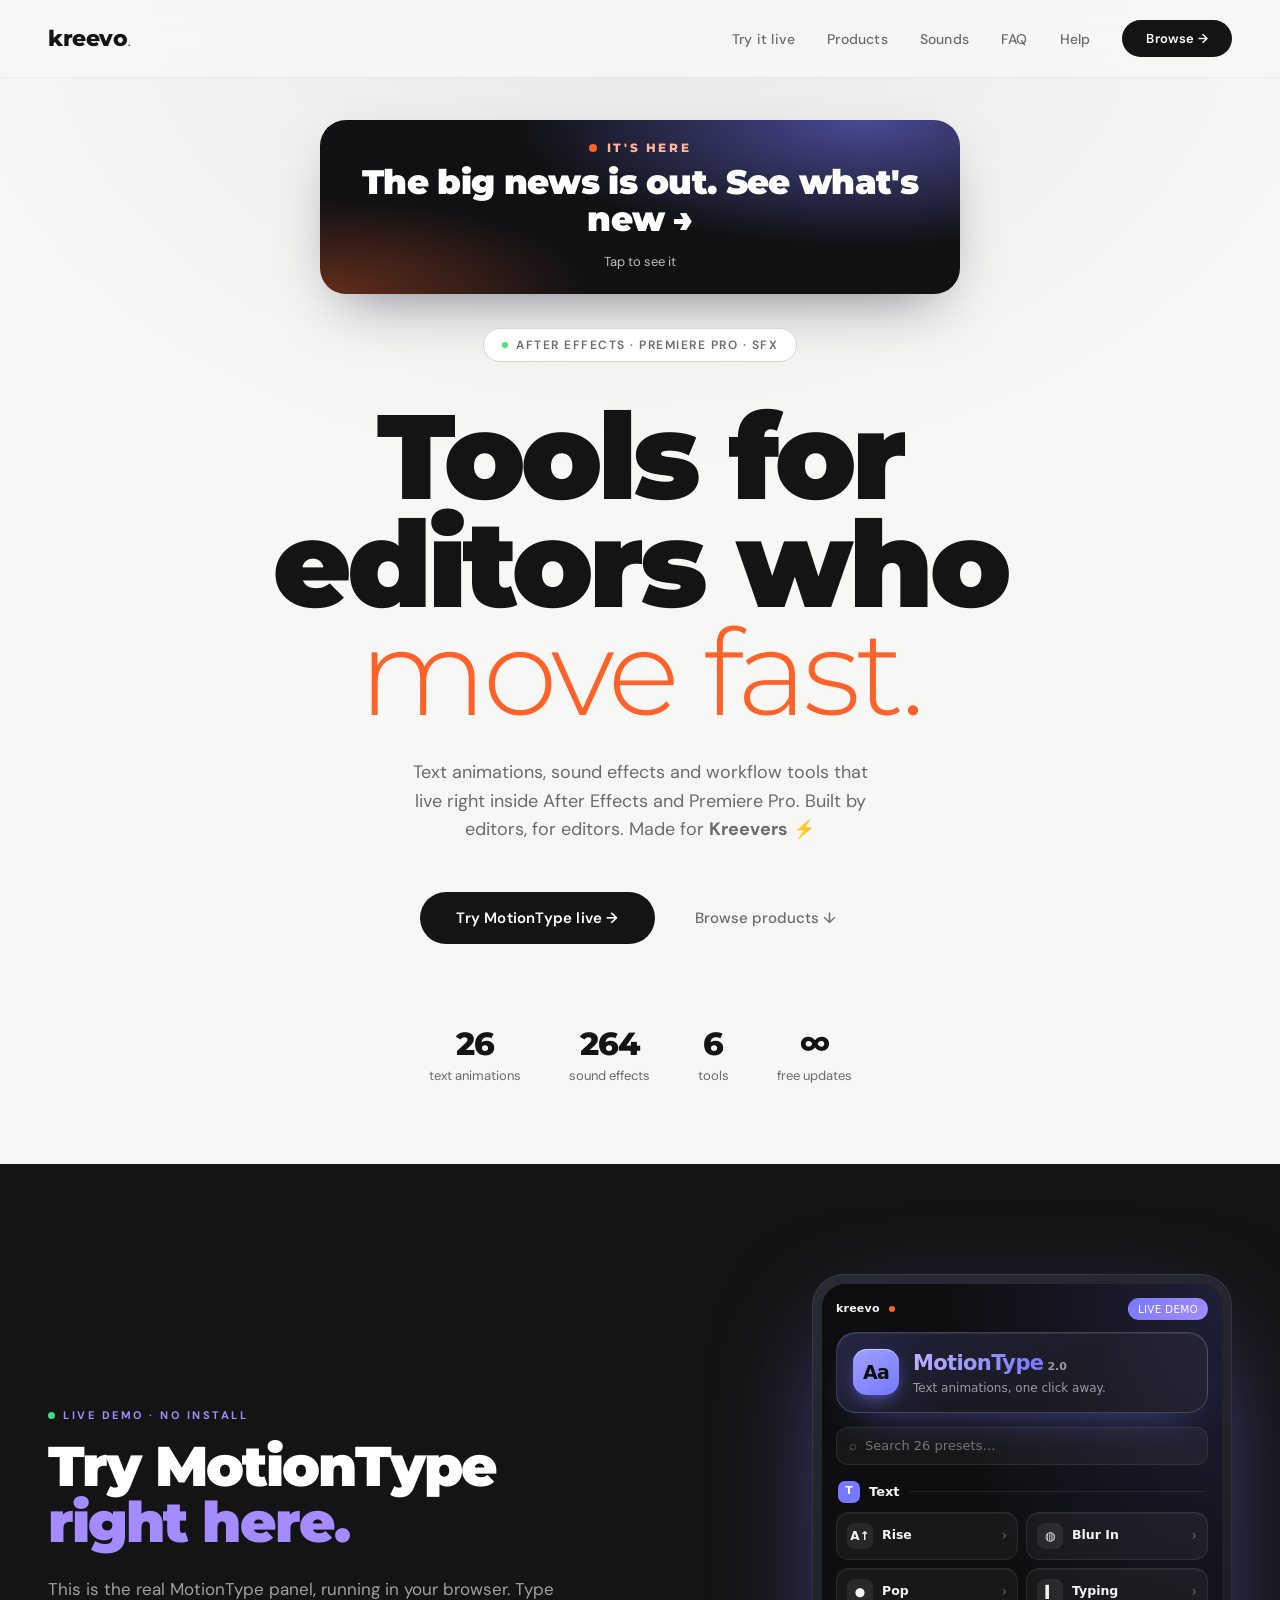
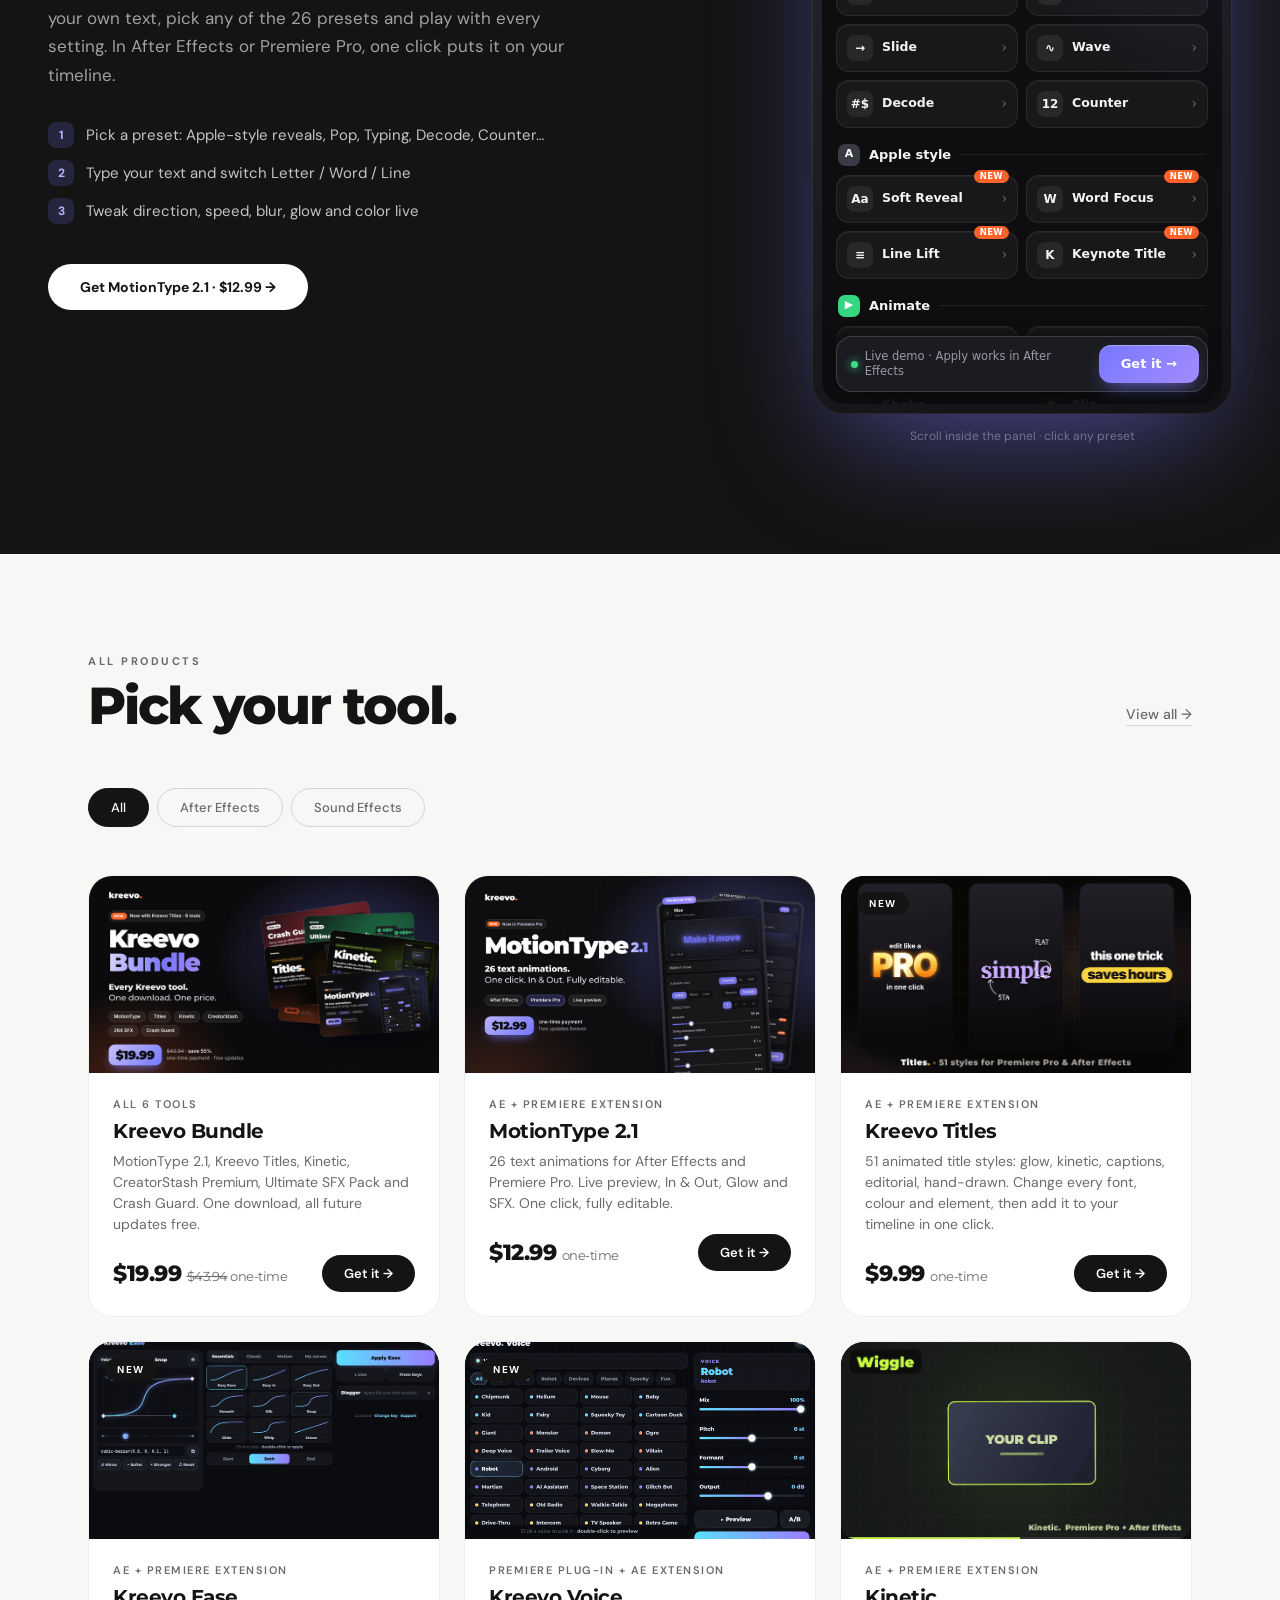
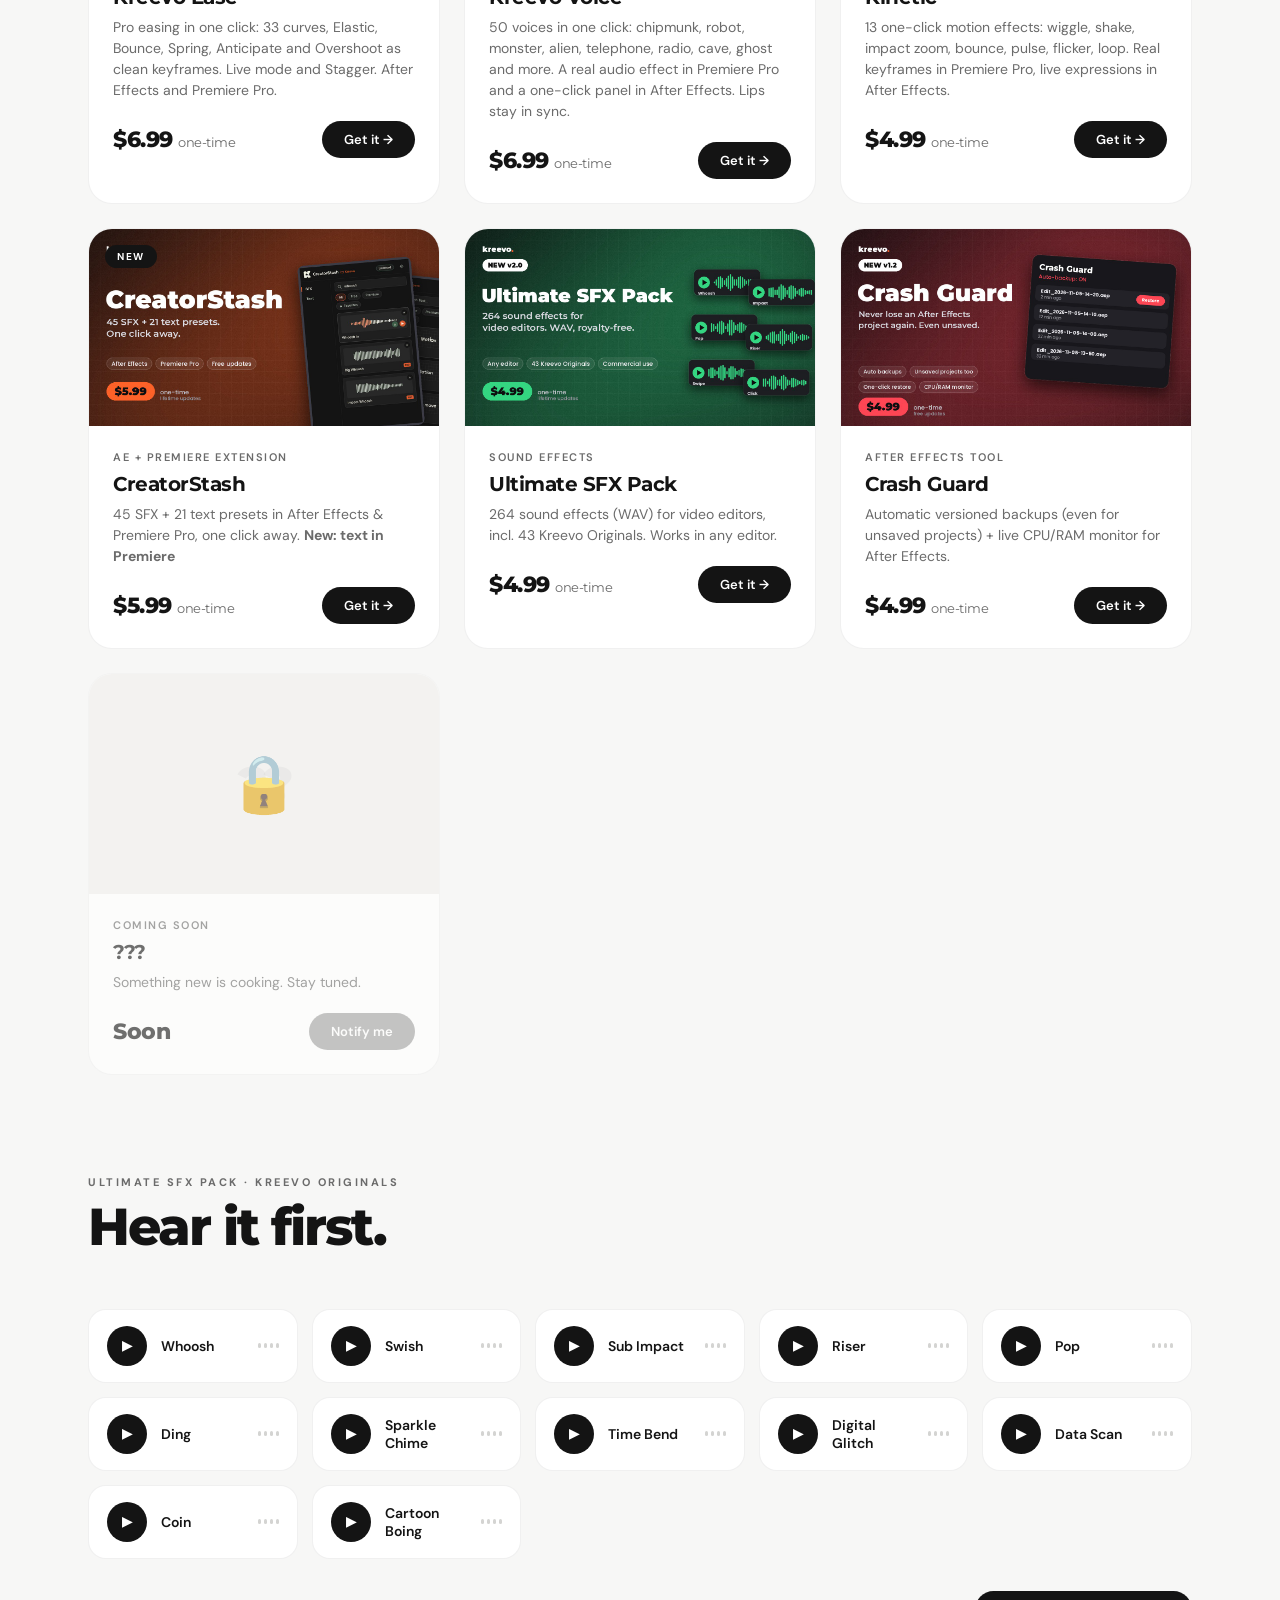
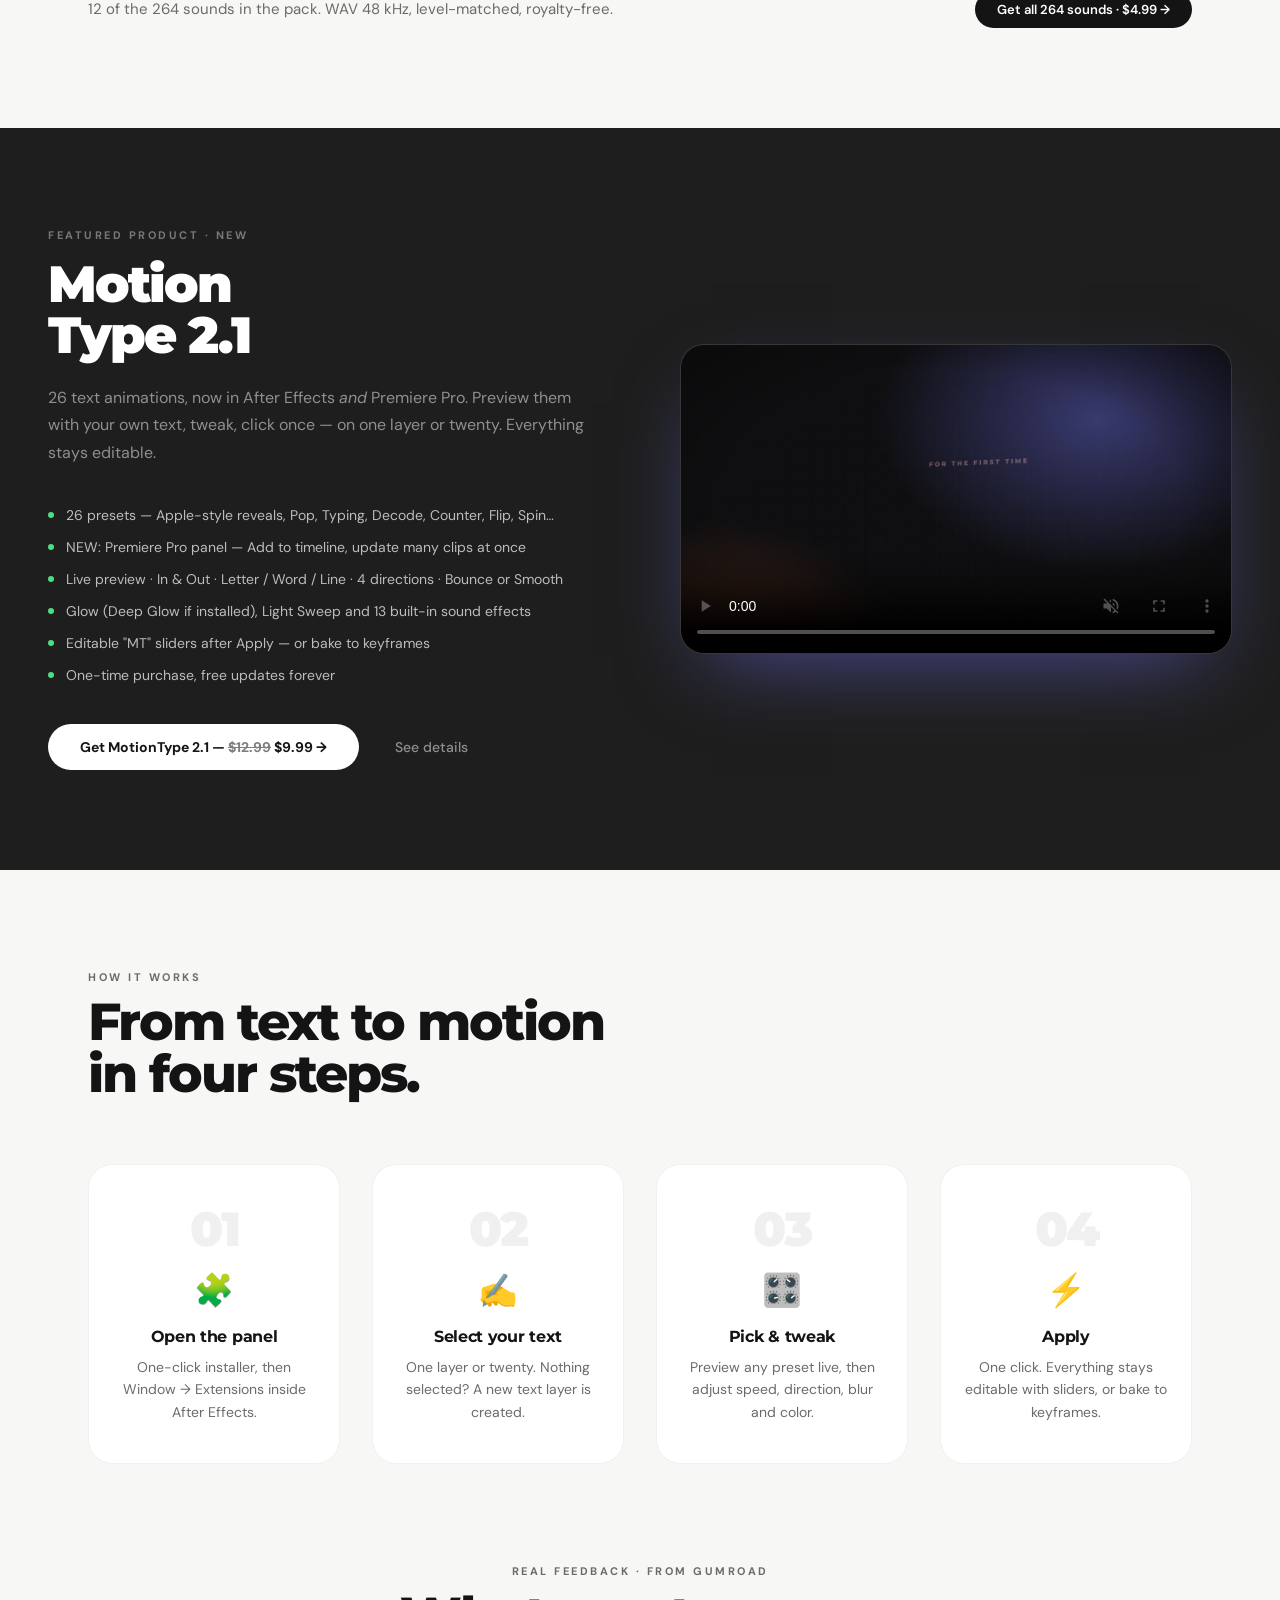
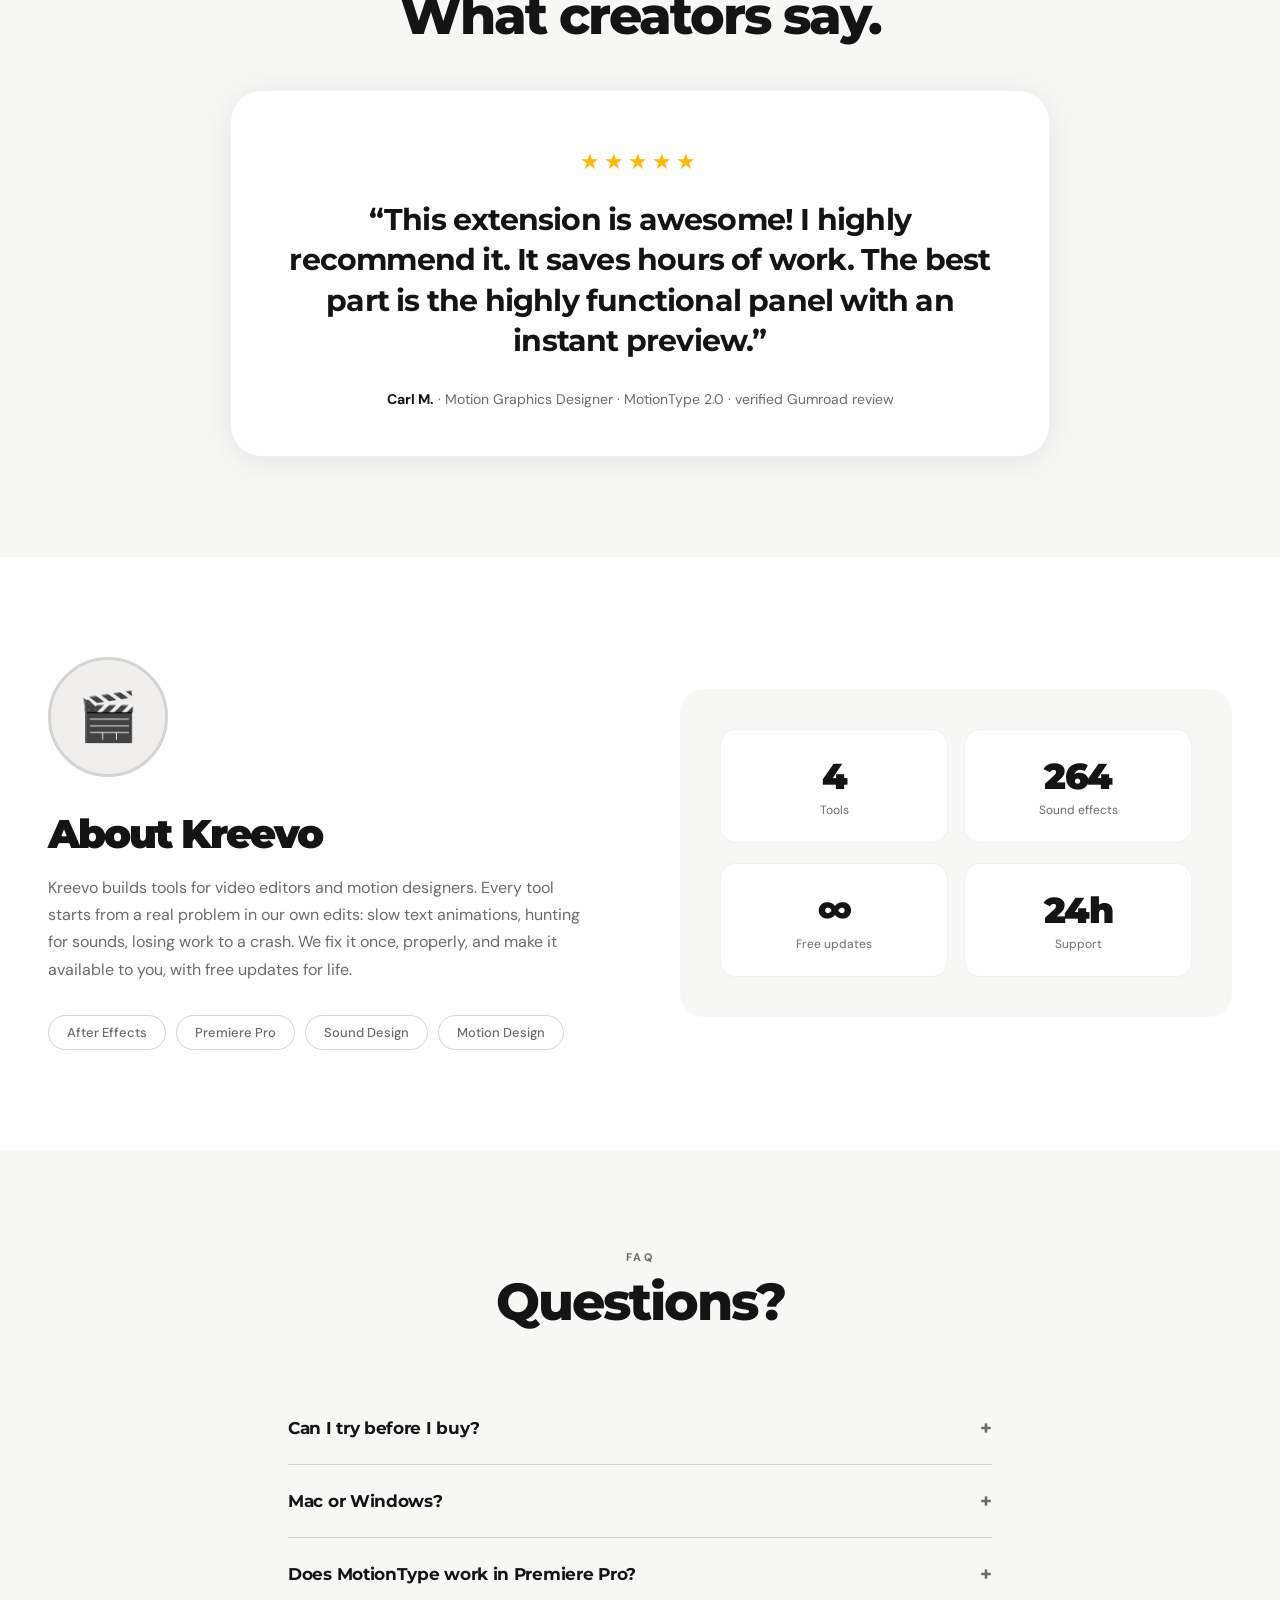
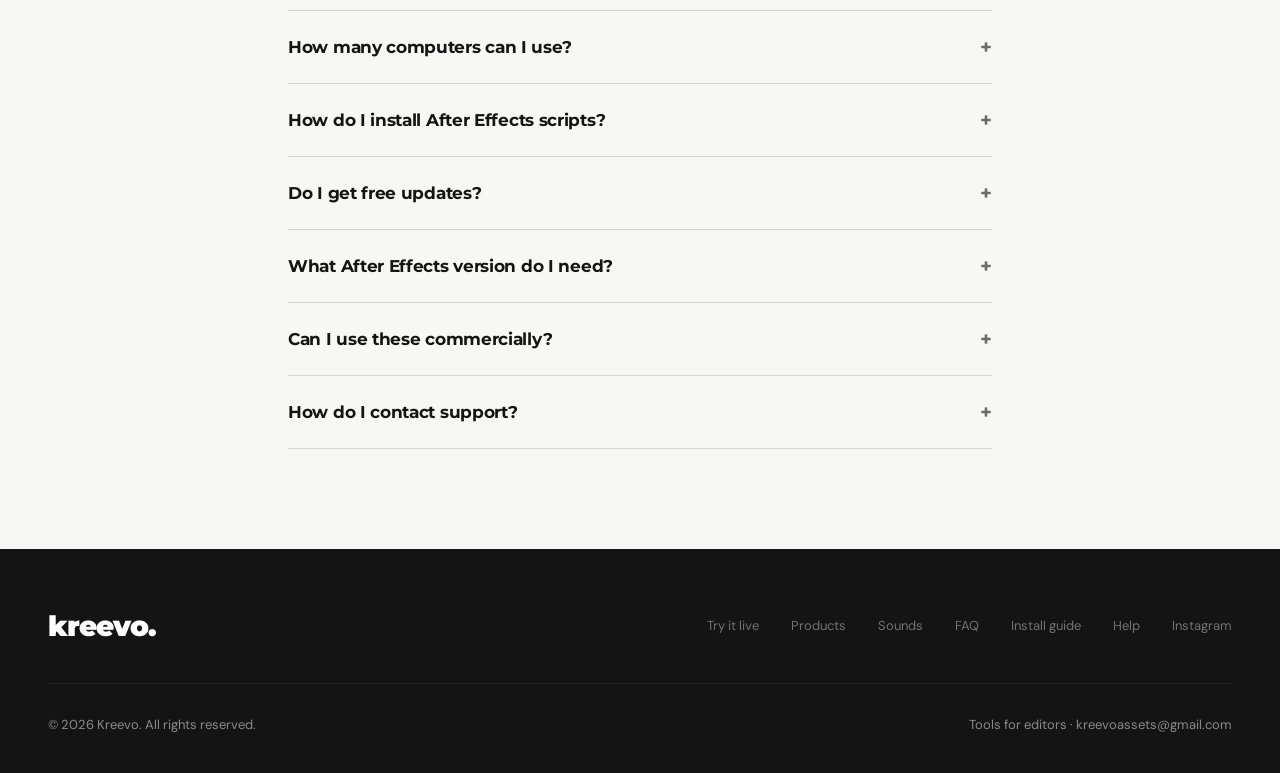
<file: index.html>
<!DOCTYPE html>
<html lang="en">
<head>
<meta charset="UTF-8">
<meta name="viewport" content="width=device-width, initial-scale=1.0">
<title>Kreevo — Tools for editors who move fast</title>
<link rel="icon" type="image/png" href="assets/brand/favicon.png">
<link rel="canonical" href="https://kreevo.github.io/">
<meta name="description" content="Kreevo — After Effects & Premiere Pro plugins, SFX packs and text animation presets for video editors. MotionType, CreatorStash, Ultimate SFX Pack, Crash Guard. Try MotionType live in your browser.">
<meta property="og:image" content="assets/brand/og.jpg">
<link rel="preconnect" href="https://fonts.googleapis.com">
<link href="https://fonts.googleapis.com/css2?family=Montserrat:wght@300;400;500;600;700;800;900&family=DM+Sans:wght@300;400;500&display=swap" rel="stylesheet">
<style>
  *, *::before, *::after { box-sizing: border-box; margin: 0; padding: 0; }

  :root {
    --white: #ffffff;
    --bg: #f7f7f6;
    --bg2: #f0efed;
    --dark: #141414;
    --dark2: #1e1e1e;
    --gray: #6b6b6b;
    --gray-light: #d4d4d2;
    --accent: #141414;
    --radius: 999px;
    --radius-card: 24px;
    --shadow: 0 4px 32px rgba(0,0,0,0.08);
    --shadow-hover: 0 12px 48px rgba(0,0,0,0.14);
    --transition: 0.3s cubic-bezier(0.4,0,0.2,1);
  }

  html { scroll-behavior: smooth; }

  body {
    font-family: 'DM Sans', sans-serif;
    background: var(--bg);
    color: var(--dark);
    min-height: 100vh;
    overflow-x: hidden;
  }

  /* NAV */
  nav {
    position: fixed; top: 0; left: 0; right: 0; z-index: 100;
    padding: 20px 48px;
    display: flex; align-items: center; justify-content: space-between;
    background: rgba(247,247,246,0.85);
    backdrop-filter: blur(20px);
    border-bottom: 1px solid rgba(0,0,0,0.06);
    transition: var(--transition);
  }
  .nav-logo {
    font-family: 'Montserrat', sans-serif;
    font-weight: 800;
    font-size: 22px;
    letter-spacing: -0.5px;
    color: var(--dark);
    text-decoration: none;
  }
  .nav-logo span { color: var(--gray); font-weight: 300; }
  .nav-links { display: flex; gap: 32px; align-items: center; }
  .nav-links a {
    font-size: 14px; font-weight: 500;
    color: var(--gray); text-decoration: none;
    transition: color var(--transition);
    letter-spacing: 0.2px;
  }
  .nav-links a:hover { color: var(--dark); }
  .nav-cta {
    background: var(--dark) !important;
    color: var(--white) !important;
    padding: 10px 24px;
    border-radius: var(--radius);
    font-size: 13px !important;
    font-weight: 600 !important;
    letter-spacing: 0.3px;
    transition: all var(--transition) !important;
  }
  .nav-cta:hover { background: #333 !important; transform: translateY(-1px); }

  /* HERO */
  .hero {
    min-height: 100vh;
    display: flex; flex-direction: column;
    align-items: center; justify-content: center;
    text-align: center;
    padding: 120px 48px 80px;
    position: relative;
    overflow: hidden;
  }
  .hero::before {
    content: '';
    position: absolute; inset: 0;
    background: radial-gradient(ellipse 80% 60% at 50% 0%, rgba(200,200,195,0.3) 0%, transparent 70%);
    pointer-events: none;
  }
  .hero-badge {
    display: inline-flex; align-items: center; gap: 8px;
    background: var(--white);
    border: 1px solid var(--gray-light);
    border-radius: var(--radius);
    padding: 8px 18px;
    font-size: 12px; font-weight: 600;
    letter-spacing: 1.5px; text-transform: uppercase;
    color: var(--gray);
    margin-bottom: 40px;
    animation: fadeUp 0.8s ease both;
  }
  .hero-badge::before {
    content: '';
    width: 6px; height: 6px;
    background: #4ade80;
    border-radius: 50%;
    animation: pulse 2s infinite;
  }
  @keyframes pulse {
    0%, 100% { opacity: 1; transform: scale(1); }
    50% { opacity: 0.5; transform: scale(1.3); }
  }
  .hero h1 {
    font-family: 'Montserrat', sans-serif;
    font-size: clamp(56px, 10vw, 120px);
    font-weight: 900;
    letter-spacing: -4px;
    line-height: 0.9;
    color: var(--dark);
    margin-bottom: 32px;
    animation: fadeUp 0.8s 0.1s ease both;
  }
  .hero h1 em {
    font-style: normal;
    color: var(--gray);
    font-weight: 300;
  }
  .hero-desc {
    font-size: 18px; font-weight: 400;
    color: var(--gray);
    max-width: 480px;
    line-height: 1.6;
    margin-bottom: 48px;
    animation: fadeUp 0.8s 0.2s ease both;
  }
  .hero-btns {
    display: flex; gap: 16px; align-items: center;
    animation: fadeUp 0.8s 0.3s ease both;
  }
  .btn-primary {
    background: var(--dark);
    color: var(--white);
    padding: 16px 36px;
    border-radius: var(--radius);
    font-size: 15px; font-weight: 600;
    text-decoration: none;
    transition: all var(--transition);
    letter-spacing: 0.2px;
  }
  .btn-primary:hover { background: #2a2a2a; transform: translateY(-2px); box-shadow: 0 8px 32px rgba(0,0,0,0.2); }
  .btn-secondary {
    color: var(--gray);
    padding: 16px 24px;
    font-size: 15px; font-weight: 500;
    text-decoration: none;
    transition: color var(--transition);
    display: flex; align-items: center; gap: 8px;
  }
  .btn-secondary:hover { color: var(--dark); }
  .hero-stats {
    display: flex; gap: 48px;
    margin-top: 80px;
    animation: fadeUp 0.8s 0.4s ease both;
  }
  .stat { text-align: center; }
  .stat-num {
    font-family: 'Montserrat', sans-serif;
    font-size: 32px; font-weight: 800;
    color: var(--dark); letter-spacing: -1px;
  }
  .stat-label { font-size: 13px; color: var(--gray); font-weight: 400; margin-top: 4px; }

  @keyframes fadeUp {
    from { opacity: 0; transform: translateY(24px); }
    to { opacity: 1; transform: translateY(0); }
  }

  /* PRODUCTS */
  .section {
    padding: 100px 48px;
    max-width: 1200px;
    margin: 0 auto;
  }
  .section-header {
    display: flex; align-items: flex-end; justify-content: space-between;
    margin-bottom: 56px;
  }
  .section-label {
    font-size: 11px; font-weight: 700;
    letter-spacing: 2.5px; text-transform: uppercase;
    color: var(--gray); margin-bottom: 12px;
  }
  .section-title {
    font-family: 'Montserrat', sans-serif;
    font-size: clamp(32px, 5vw, 52px);
    font-weight: 800; letter-spacing: -2px;
    line-height: 1;
  }
  .section-link {
    color: var(--gray); font-size: 14px; font-weight: 500;
    text-decoration: none;
    border-bottom: 1px solid var(--gray-light);
    padding-bottom: 2px;
    transition: all var(--transition);
    white-space: nowrap;
    margin-bottom: 6px;
  }
  .section-link:hover { color: var(--dark); border-color: var(--dark); }

  /* Filter tabs */
  .filter-tabs {
    display: flex; gap: 8px; flex-wrap: wrap;
    margin-bottom: 48px;
  }
  .filter-tab {
    padding: 10px 22px;
    border-radius: var(--radius);
    border: 1px solid var(--gray-light);
    background: transparent;
    font-family: 'DM Sans', sans-serif;
    font-size: 13px; font-weight: 500;
    color: var(--gray);
    cursor: pointer;
    transition: all var(--transition);
  }
  .filter-tab:hover { border-color: var(--dark); color: var(--dark); }
  .filter-tab.active {
    background: var(--dark); color: var(--white);
    border-color: var(--dark);
  }

  /* Product Grid */
  .products-grid {
    display: grid;
    grid-template-columns: repeat(auto-fill, minmax(320px, 1fr));
    gap: 24px;
  }
  .product-card {
    background: var(--white);
    border-radius: var(--radius-card);
    overflow: hidden;
    border: 1px solid rgba(0,0,0,0.06);
    transition: all var(--transition);
    cursor: pointer;
    position: relative;
  }
  .product-card:hover {
    transform: translateY(-6px);
    box-shadow: var(--shadow-hover);
    border-color: transparent;
  }

  .product-img.has-cover { height: auto; aspect-ratio: 16 / 9; background: #0e0e10; }
  .product-img.has-cover img, .product-img.has-cover video { width: 100%; height: 100%; object-fit: cover; display: block; transition: transform var(--transition); }
  .product-card:hover .product-img.has-cover img, .product-card:hover .product-img.has-cover video { transform: scale(1.04); }
  .hero h1 em { color: #ff6228 !important; }
  .product-img {
    width: 100%; height: 220px;
    background: var(--bg2);
    display: flex; align-items: center; justify-content: center;
    position: relative; overflow: hidden;
  }
  .product-img-bg {
    width: 100%; height: 100%;
    display: flex; align-items: center; justify-content: center;
    font-family: 'Montserrat', sans-serif;
    font-size: 48px; font-weight: 900;
    color: rgba(0,0,0,0.06);
    letter-spacing: -3px;
    position: absolute;
  }
  .product-badge-new {
    position: absolute; top: 16px; left: 16px;
    background: var(--dark); color: var(--white);
    font-size: 10px; font-weight: 700;
    letter-spacing: 1.5px; text-transform: uppercase;
    padding: 5px 12px; border-radius: var(--radius);
  }
  .product-badge-free {
    position: absolute; top: 16px; left: 16px;
    background: #4ade80; color: #052e16;
    font-size: 10px; font-weight: 700;
    letter-spacing: 1.5px; text-transform: uppercase;
    padding: 5px 12px; border-radius: var(--radius);
  }
  .product-icon {
    font-size: 56px; z-index: 1; position: relative;
  }
  .product-info { padding: 24px; }
  .product-cat {
    font-size: 11px; font-weight: 600;
    letter-spacing: 1.5px; text-transform: uppercase;
    color: var(--gray); margin-bottom: 8px;
  }
  .product-name {
    font-family: 'Montserrat', sans-serif;
    font-size: 20px; font-weight: 700;
    letter-spacing: -0.5px; margin-bottom: 8px;
    color: var(--dark);
  }
  .product-desc {
    font-size: 14px; color: var(--gray);
    line-height: 1.5; margin-bottom: 20px;
  }
  .product-footer {
    display: flex; align-items: center; justify-content: space-between;
  }
  .product-price {
    font-family: 'Montserrat', sans-serif;
    font-size: 22px; font-weight: 800;
    color: var(--dark); letter-spacing: -0.5px;
  }
  .product-price span { font-size: 13px; font-weight: 400; color: var(--gray); }
  .btn-buy {
    background: var(--dark); color: var(--white);
    padding: 10px 22px; border-radius: var(--radius);
    font-size: 13px; font-weight: 600;
    text-decoration: none; border: none; cursor: pointer;
    font-family: 'DM Sans', sans-serif;
    transition: all var(--transition);
    display: inline-flex; align-items: center; gap: 6px;
  }
  .btn-buy:hover { background: #2a2a2a; transform: scale(1.03); }
  .btn-buy-free {
    background: #f0fdf4 !important;
    color: #166534 !important;
  }
  .btn-buy-free:hover { background: #dcfce7 !important; }

  /* FEATURED */
  .featured-section {
    background: var(--dark2);
    padding: 100px 48px;
    margin: 0;
  }
  .featured-inner {
    max-width: 1200px; margin: 0 auto;
    display: grid; grid-template-columns: 1fr 1fr; gap: 80px; align-items: center;
  }
  .featured-label {
    font-size: 11px; font-weight: 700;
    letter-spacing: 2.5px; text-transform: uppercase;
    color: rgba(255,255,255,0.4); margin-bottom: 16px;
  }
  .featured-title {
    font-family: 'Montserrat', sans-serif;
    font-size: clamp(36px, 4vw, 56px);
    font-weight: 900; letter-spacing: -2px;
    color: var(--white); line-height: 1; margin-bottom: 24px;
  }
  .featured-desc {
    font-size: 16px; color: rgba(255,255,255,0.5);
    line-height: 1.7; margin-bottom: 40px;
  }
  .featured-features { display: flex; flex-direction: column; gap: 14px; margin-bottom: 40px; }
  .feature-item {
    display: flex; align-items: center; gap: 12px;
    font-size: 14px; color: rgba(255,255,255,0.7);
  }
  .feature-dot {
    width: 6px; height: 6px;
    background: #4ade80; border-radius: 50%;
    flex-shrink: 0;
  }
  .featured-btns { display: flex; gap: 16px; align-items: center; }
  .btn-white {
    background: var(--white); color: var(--dark);
    padding: 14px 32px; border-radius: var(--radius);
    font-size: 14px; font-weight: 700;
    text-decoration: none; transition: all var(--transition);
  }
  .btn-white:hover { background: #eee; transform: translateY(-2px); }
  .btn-ghost {
    color: rgba(255,255,255,0.5);
    padding: 14px 20px; font-size: 14px; font-weight: 500;
    text-decoration: none; transition: color var(--transition);
  }
  .btn-ghost:hover { color: var(--white); }
  .featured-visual {
    background: rgba(255,255,255,0.04);
    border: 1px solid rgba(255,255,255,0.08);
    border-radius: var(--radius-card);
    padding: 32px;
    min-height: 360px;
    display: flex; flex-direction: column;
    gap: 12px;
  }
  .featured-video { padding: 0; min-height: 0; overflow: hidden; aspect-ratio: 16 / 9; align-self: center; box-shadow: 0 30px 80px -30px rgba(118,120,255,.55); }
  .featured-video video { width: 100%; height: 100%; object-fit: cover; display: block; }
  .mock-header {
    display: flex; align-items: center; justify-content: space-between;
    margin-bottom: 8px;
  }
  .mock-title {
    font-family: 'Montserrat', sans-serif;
    font-size: 14px; font-weight: 700; color: var(--white);
  }
  .mock-badge {
    background: rgba(74,222,128,0.15); color: #4ade80;
    font-size: 10px; font-weight: 700; letter-spacing: 1px;
    text-transform: uppercase; padding: 4px 10px; border-radius: var(--radius);
  }
  .mock-row {
    display: grid; grid-template-columns: 1fr 80px 40px 1fr;
    gap: 8px; align-items: center;
    padding: 10px 12px;
    background: rgba(255,255,255,0.04);
    border-radius: 10px;
    border: 1px solid rgba(255,255,255,0.06);
    transition: background 0.2s;
  }
  .mock-row:hover { background: rgba(255,255,255,0.08); }
  .mock-name { font-size: 12px; color: rgba(255,255,255,0.8); font-weight: 500; }
  .mock-prop { font-size: 11px; color: rgba(255,255,255,0.35); }
  .mock-uses { font-size: 11px; color: rgba(255,255,255,0.35); }
  .mock-desc { font-size: 11px; color: rgba(255,255,255,0.4); white-space: nowrap; overflow: hidden; text-overflow: ellipsis; }

  /* HOW IT WORKS */
  .how-section { padding: 100px 48px; max-width: 1200px; margin: 0 auto; }
  .steps-grid { display: grid; grid-template-columns: repeat(4, 1fr); gap: 32px; margin-top: 64px; }
  .step-card {
    text-align: center; padding: 40px 24px;
    background: var(--white); border-radius: var(--radius-card);
    border: 1px solid rgba(0,0,0,0.06);
    transition: all var(--transition);
    position: relative;
  }
  .step-card:hover { transform: translateY(-4px); box-shadow: var(--shadow); }
  .step-num {
    font-family: 'Montserrat', sans-serif;
    font-size: 48px; font-weight: 900;
    color: rgba(0,0,0,0.06); letter-spacing: -2px;
    margin-bottom: 16px; line-height: 1;
  }
  .step-icon { font-size: 32px; margin-bottom: 16px; }
  .step-title {
    font-family: 'Montserrat', sans-serif;
    font-size: 16px; font-weight: 700;
    letter-spacing: -0.3px; margin-bottom: 10px;
  }
  .step-desc { font-size: 14px; color: var(--gray); line-height: 1.6; }

  /* ABOUT */
  .about-section {
    background: var(--white);
    padding: 100px 48px;
  }
  .about-inner {
    max-width: 1200px; margin: 0 auto;
    display: grid; grid-template-columns: 1fr 1fr; gap: 80px; align-items: center;
  }
  .about-avatar {
    width: 120px; height: 120px;
    background: var(--bg2); border-radius: 50%;
    display: flex; align-items: center; justify-content: center;
    font-size: 48px; margin-bottom: 32px;
    border: 3px solid var(--gray-light);
  }
  .about-name {
    font-family: 'Montserrat', sans-serif;
    font-size: 40px; font-weight: 900;
    letter-spacing: -2px; margin-bottom: 16px;
  }
  .about-desc { font-size: 16px; color: var(--gray); line-height: 1.7; margin-bottom: 32px; }
  .about-tags { display: flex; gap: 10px; flex-wrap: wrap; }
  .about-tag {
    padding: 8px 18px; border-radius: var(--radius);
    border: 1px solid var(--gray-light);
    font-size: 13px; font-weight: 500; color: var(--gray);
  }
  .about-visual {
    background: var(--bg);
    border-radius: var(--radius-card);
    padding: 40px; display: flex; flex-direction: column; gap: 20px;
  }
  .about-stat-row { display: grid; grid-template-columns: 1fr 1fr; gap: 16px; }
  .about-stat-card {
    background: var(--white); border-radius: 16px;
    padding: 24px; text-align: center;
    border: 1px solid rgba(0,0,0,0.06);
  }
  .about-stat-num {
    font-family: 'Montserrat', sans-serif;
    font-size: 36px; font-weight: 900;
    letter-spacing: -1.5px; color: var(--dark);
  }
  .about-stat-label { font-size: 12px; color: var(--gray); margin-top: 4px; }

  /* FAQ */
  .faq-section { padding: 100px 48px; max-width: 800px; margin: 0 auto; }
  .faq-item {
    border-bottom: 1px solid var(--gray-light);
    padding: 24px 0;
  }
  .faq-q {
    font-family: 'Montserrat', sans-serif;
    font-size: 17px; font-weight: 700;
    letter-spacing: -0.3px; cursor: pointer;
    display: flex; align-items: center; justify-content: space-between;
    gap: 16px;
  }
  .faq-icon { font-size: 20px; color: var(--gray); transition: transform var(--transition); flex-shrink: 0; }
  .faq-a {
    font-size: 15px; color: var(--gray);
    line-height: 1.7; margin-top: 16px;
    display: none;
  }
  .faq-item.open .faq-icon { transform: rotate(45deg); }
  .faq-item.open .faq-a { display: block; }

  /* FOOTER */
  footer {
    background: var(--dark);
    color: rgba(255,255,255,0.5);
    padding: 60px 48px 40px;
  }
  .footer-inner {
    max-width: 1200px; margin: 0 auto;
    display: flex; align-items: center; justify-content: space-between;
    margin-bottom: 40px;
  }
  .footer-logo {
    font-family: 'Montserrat', sans-serif;
    font-weight: 900; font-size: 28px;
    letter-spacing: -1px; color: var(--white);
  }
  .footer-links { display: flex; gap: 32px; }
  .footer-links a {
    font-size: 13px; color: rgba(255,255,255,0.4);
    text-decoration: none; transition: color var(--transition);
  }
  .footer-links a:hover { color: var(--white); }
  .footer-bottom {
    max-width: 1200px; margin: 0 auto;
    padding-top: 32px;
    border-top: 1px solid rgba(255,255,255,0.08);
    display: flex; align-items: center; justify-content: space-between;
    font-size: 13px;
  }

  /* MODAL */
  .modal-overlay {
    position: fixed; inset: 0; z-index: 200;
    background: rgba(0,0,0,0.5);
    backdrop-filter: blur(8px);
    display: none; align-items: center; justify-content: center;
    padding: 24px;
  }
  .modal-overlay.open { display: flex; }
  .modal {
    background: var(--white);
    border-radius: var(--radius-card);
    padding: 48px;
    max-width: 560px; width: 100%;
    position: relative;
    animation: fadeUp 0.3s ease;
  }
  .modal-close {
    position: absolute; top: 20px; right: 20px;
    background: var(--bg); border: none; cursor: pointer;
    width: 36px; height: 36px; border-radius: 50%;
    font-size: 18px; color: var(--gray);
    display: flex; align-items: center; justify-content: center;
    transition: all var(--transition);
  }
  .modal-close:hover { background: var(--bg2); color: var(--dark); }
  .modal-cat { font-size: 11px; font-weight: 700; letter-spacing: 2px; text-transform: uppercase; color: var(--gray); margin-bottom: 12px; }
  .modal-title { font-family: 'Montserrat', sans-serif; font-size: 32px; font-weight: 900; letter-spacing: -1.5px; margin-bottom: 16px; }
  .modal-desc { font-size: 16px; color: var(--gray); line-height: 1.7; margin-bottom: 32px; }
  .modal-features { display: flex; flex-direction: column; gap: 10px; margin-bottom: 32px; }
  .modal-feature { display: flex; align-items: center; gap: 10px; font-size: 14px; color: var(--gray); }
  .modal-feature::before { content: '✓'; color: #4ade80; font-weight: 700; flex-shrink: 0; }
  .modal-footer { display: flex; align-items: center; justify-content: space-between; }
  .modal-price { font-family: 'Montserrat', sans-serif; font-size: 36px; font-weight: 900; letter-spacing: -1.5px; }
  .modal-price small { font-size: 14px; font-weight: 400; color: var(--gray); }

  /* TRY IT LIVE */
  .try-section { background: var(--dark); padding: 110px 48px; color: var(--white); overflow: hidden; }
  .try-inner { max-width: 1200px; margin: 0 auto; display: grid; grid-template-columns: 1fr 420px; gap: 80px; align-items: center; }
  .try-label { font-size: 11px; font-weight: 700; letter-spacing: 2.5px; text-transform: uppercase; color: #a48bff; margin-bottom: 16px; display: flex; align-items: center; gap: 8px; }
  .try-label::before { content: ''; width: 7px; height: 7px; border-radius: 50%; background: #3ddc84; animation: pulse 2s infinite; }
  .try-title { font-family: 'Montserrat', sans-serif; font-size: clamp(36px, 4.4vw, 60px); font-weight: 900; letter-spacing: -2px; line-height: 1; margin-bottom: 24px; }
  .try-title em { font-style: normal; color: #a48bff; }
  .try-desc { font-size: 17px; color: rgba(255,255,255,0.6); line-height: 1.7; margin-bottom: 32px; max-width: 520px; }
  .try-list { display: grid; gap: 12px; margin-bottom: 40px; }
  .try-list div { display: flex; gap: 12px; align-items: center; font-size: 15px; color: rgba(255,255,255,0.75); }
  .try-list b { width: 26px; height: 26px; border-radius: 8px; background: rgba(118,120,255,.18); color: #b9b2ff; display: grid; place-items: center; font-size: 12px; flex: none; }
  .try-frame { position: relative; border-radius: 32px; padding: 10px; background: linear-gradient(160deg, #2a2a35, #121216); box-shadow: 0 40px 120px -30px rgba(118,120,255,.6), inset 0 0 0 1px rgba(255,255,255,.08); }
  .try-frame iframe { display: block; width: 100%; height: 720px; border: 0; border-radius: 24px; background: #0e0e10; }
  .try-hint { text-align: center; font-size: 12px; color: rgba(255,255,255,.4); margin-top: 14px; }

  /* SOUNDS */
  .sounds-grid { display: grid; grid-template-columns: repeat(auto-fill, minmax(180px, 1fr)); gap: 14px; }
  .snd { display: flex; align-items: center; gap: 14px; padding: 16px 18px; background: var(--white); border: 1px solid rgba(0,0,0,0.06); border-radius: 18px; cursor: pointer; font-family: 'DM Sans', sans-serif; font-size: 14px; font-weight: 600; color: var(--dark); text-align: left; transition: all var(--transition); }
  .snd:hover { transform: translateY(-3px); box-shadow: var(--shadow); }
  .snd i { width: 40px; height: 40px; border-radius: 50%; background: var(--dark); color: #fff; display: grid; place-items: center; font-style: normal; font-size: 13px; flex: none; transition: background var(--transition); }
  .snd.on i { background: #ff6228; }
  .snd .bars { display: flex; gap: 3px; align-items: center; height: 18px; margin-left: auto; }
  .snd .bars span { width: 3px; border-radius: 2px; background: var(--gray-light); height: 30%; }
  .snd.on .bars span { background: #ff6228; animation: eq .5s ease-in-out infinite alternate; }
  .snd.on .bars span:nth-child(2) { animation-delay: .12s } .snd.on .bars span:nth-child(3) { animation-delay: .24s } .snd.on .bars span:nth-child(4) { animation-delay: .06s }
  @keyframes eq { from { height: 20%; } to { height: 100%; } }
  .sounds-foot { display: flex; align-items: center; justify-content: space-between; gap: 24px; margin-top: 32px; flex-wrap: wrap; }
  .sounds-foot p { color: var(--gray); font-size: 15px; }

  /* REVIEWS */
  .review-card { max-width: 820px; margin: 0 auto; background: var(--white); border-radius: 32px; padding: 56px 56px 48px; border: 1px solid rgba(0,0,0,0.06); text-align: center; box-shadow: var(--shadow); }
  .review-stars { color: #ffb800; font-size: 22px; letter-spacing: 4px; margin-bottom: 24px; }
  .review-text { font-family: 'Montserrat', sans-serif; font-size: clamp(22px, 2.6vw, 30px); font-weight: 700; letter-spacing: -0.8px; line-height: 1.35; margin-bottom: 28px; }
  .review-who { font-size: 14px; color: var(--gray); }
  .review-who b { color: var(--dark); }

  /* Responsive */
  @media (max-width: 900px) {
    .try-inner { grid-template-columns: 1fr; gap: 48px; }
    .try-frame { max-width: 420px; margin: 0 auto; width: 100%; }
  }
  @media (max-width: 768px) {
    .try-section { padding: 70px 24px; }
    .try-frame iframe { height: 640px; }
    .review-card { padding: 40px 24px; }
    .hero-stats { flex-wrap: wrap; justify-content: center; gap: 28px 36px; }
    .hero-btns { flex-direction: column; gap: 8px; }
    .btn-primary { white-space: nowrap; }
    .sounds-grid { grid-template-columns: 1fr 1fr; gap: 10px; }
    .snd { padding: 12px; gap: 10px; font-size: 13px; }
    .snd i { width: 34px; height: 34px; }
    .snd .bars { display: none; }
    .footer-links { flex-wrap: wrap; justify-content: center; gap: 16px 24px; }
    .footer-links a { white-space: nowrap; }
    nav { padding: 16px 24px; }
    .nav-links { display: none; }
    .hero { padding: 100px 24px 60px; }
    .hero h1 { letter-spacing: -2px; }
    .hero-stats { gap: 32px; }
    .section { padding: 60px 24px; }
    .products-grid { grid-template-columns: 1fr; }
    .featured-inner { grid-template-columns: 1fr; gap: 40px; }
    .steps-grid { grid-template-columns: 1fr 1fr; }
    .about-inner { grid-template-columns: 1fr; gap: 40px; }
    .featured-section { padding: 60px 24px; }
    .footer-inner { flex-direction: column; gap: 24px; text-align: center; }
    .footer-bottom { flex-direction: column; gap: 12px; text-align: center; }
  }

  /* BIG NEWS countdown (Launch Day: Nov 11 2026, 12 PM ET = 17:00 UTC) */
  .bignews { display: block; max-width: 640px; margin: 0 auto 34px; padding: 22px 26px 24px; border-radius: 26px; text-decoration: none; color: #fff; position: relative; overflow: hidden;
    background: radial-gradient(90% 120% at 85% 0%, rgba(118,120,255,.55), transparent 60%), radial-gradient(70% 90% at 0% 100%, rgba(255,98,40,.35), transparent 60%), #111114;
    box-shadow: 0 24px 60px -24px rgba(20,20,40,.55); transition: var(--transition); }
  .bignews:hover { transform: translateY(-2px); box-shadow: 0 30px 70px -24px rgba(20,20,40,.65); }
  .bignews::after { content: ""; position: absolute; inset: 0; background: linear-gradient(105deg, transparent 35%, rgba(255,255,255,.12) 50%, transparent 65%); transform: translateX(-100%); animation: bnSweep 4s 1s infinite; pointer-events: none; }
  @keyframes bnSweep { 55%, 100% { transform: translateX(100%); } }
  .bn-top { display: flex; align-items: center; justify-content: center; gap: 10px; font: 800 12px/1 'Montserrat', sans-serif; letter-spacing: .22em; color: #ffb59a; }
  .bn-dot { width: 8px; height: 8px; border-radius: 50%; background: #ff6228; box-shadow: 0 0 0 0 rgba(255,98,40,.7); animation: bnPulse 1.6s infinite; }
  @keyframes bnPulse { 70% { box-shadow: 0 0 0 10px rgba(255,98,40,0); } 100% { box-shadow: 0 0 0 0 rgba(255,98,40,0); } }
  .bn-title { margin-top: 10px; font: 900 clamp(24px, 4.2vw, 34px)/1.1 'Montserrat', sans-serif; letter-spacing: -.02em; }
  .bn-clock { display: flex; justify-content: center; gap: 10px; margin-top: 16px; }
  .bn-clock div { min-width: 70px; padding: 10px 6px 8px; border-radius: 16px; background: rgba(255,255,255,.08); border: 1px solid rgba(255,255,255,.16); }
  .bn-clock b { display: block; font: 900 32px/1 'Montserrat', sans-serif; font-variant-numeric: tabular-nums; letter-spacing: -.02em; }
  .bn-clock small { display: block; margin-top: 5px; font-size: 10px; letter-spacing: .14em; text-transform: uppercase; color: rgba(255,255,255,.6); }
  .bn-when { margin-top: 14px; font-size: 13px; color: rgba(255,255,255,.72); }
  .bn-when u { text-decoration: none; color: #fff; font-weight: 500; }
  .bignews.live .bn-clock { display: none; }
  @media (max-width: 520px) { .bignews { padding: 18px 14px 20px; border-radius: 22px; } .bn-clock { gap: 6px; } .bn-clock div { min-width: 0; flex: 1; } .bn-clock b { font-size: 26px; } }
</style>
</head>
<body>

<!-- NAV -->
<nav>
  <a href="#" class="nav-logo">kreevo<span>.</span></a>
  <div class="nav-links">
    <a href="#try">Try it live</a>
    <a href="#products">Products</a>
    <a href="#sounds">Sounds</a>
    <a href="#faq">FAQ</a>
    <a href="help/">Help</a>
    <a href="#products" class="nav-cta">Browse →</a>
  </div>
</nav>

<!-- HERO -->
<section class="hero">
  <a class="bignews" id="bignews" href="https://www.instagram.com/kreevo.assets/" target="_blank" rel="noopener">
    <div class="bn-top"><span class="bn-dot"></span><span id="bnLabel">BIG NEWS</span></div>
    <div class="bn-title" id="bnTitle">Something big is coming.</div>
    <div class="bn-clock" id="bnClock"><div><b id="bnD">00</b><small>days</small></div><div><b id="bnH">00</b><small>hours</small></div><div><b id="bnM">00</b><small>min</small></div><div><b id="bnS">00</b><small>sec</small></div></div>
    <div class="bn-when" id="bnWhen">November 11 · follow <u>@kreevo.assets</u> so you don't miss it</div>
  </a>
  <div class="hero-badge">After Effects · Premiere Pro · SFX</div>
  <h1>Tools for<br>editors who<br><em>move fast.</em></h1>
  <p class="hero-desc">Text animations, sound effects and workflow tools that live right inside After Effects and Premiere Pro. Built by editors, for editors. Made for <strong>Kreevers</strong> ⚡</p>
  <div class="hero-btns">
    <a href="#try" class="btn-primary">Try MotionType live →</a>
    <a href="#products" class="btn-secondary">Browse products ↓</a>
  </div>
  <div class="hero-stats">
    <div class="stat">
      <div class="stat-num">26</div>
      <div class="stat-label">text animations</div>
    </div>
    <div class="stat">
      <div class="stat-num">264</div>
      <div class="stat-label">sound effects</div>
    </div>
    <div class="stat">
      <div class="stat-num">6</div>
      <div class="stat-label">tools</div>
    </div>
    <div class="stat">
      <div class="stat-num">∞</div>
      <div class="stat-label">free updates</div>
    </div>
  </div>
</section>

<!-- TRY IT LIVE -->
<section class="try-section" id="try">
  <div class="try-inner">
    <div>
      <div class="try-label">Live demo · no install</div>
      <div class="try-title">Try MotionType<br><em>right here.</em></div>
      <div class="try-desc">This is the real MotionType panel, running in your browser. Type your own text, pick any of the 26 presets and play with every setting. In After Effects or Premiere Pro, one click puts it on your timeline.</div>
      <div class="try-list">
        <div><b>1</b>Pick a preset: Apple-style reveals, Pop, Typing, Decode, Counter…</div>
        <div><b>2</b>Type your text and switch Letter / Word / Line</div>
        <div><b>3</b>Tweak direction, speed, blur, glow and color live</div>
      </div>
      <div class="featured-btns">
        <a data-gumroad-overlay-checkout="true" href="https://kreevo.gumroad.com/l/motiontype" class="btn-white">Get MotionType 2.1 · $12.99 →</a>
      </div>
    </div>
    <div>
      <div class="try-frame"><iframe src="demo/motiontype/index.html" title="MotionType live demo" loading="lazy"></iframe></div>
      <div class="try-hint">Scroll inside the panel · click any preset</div>
    </div>
  </div>
</section>

<!-- PRODUCTS -->
<section style="padding: 100px 0; background: var(--bg);">
  <div class="section" id="products" style="padding-top: 0; padding-bottom: 0;">
    <div class="section-header">
      <div>
        <div class="section-label">All Products</div>
        <div class="section-title">Pick your tool.</div>
      </div>
      <a href="https://kreevo.gumroad.com" target="_blank" rel="noopener" class="section-link">View all →</a>
    </div>

    <div class="filter-tabs">
      <button class="filter-tab active" onclick="filterProducts('all', this)">All</button>
      <button class="filter-tab" onclick="filterProducts('ae', this)">After Effects</button>
      <button class="filter-tab" onclick="filterProducts('sfx', this)">Sound Effects</button>
    </div>

    <div class="products-grid" id="productsGrid">

      <div class="product-card" data-cat="bundle" onclick="if(!event.target.closest('a')){var b=this.querySelector('a.btn-buy');if(b)b.click();}">
        <div class="product-img has-cover">
          <img src="assets/brand/bundle_cover7.jpg" alt="Kreevo Bundle" loading="lazy">
        </div>
        <div class="product-info">
          <div class="product-cat">All 6 tools</div>
          <div class="product-name">Kreevo Bundle</div>
          <div class="product-desc">MotionType 2.1, Kreevo Titles, Kinetic, CreatorStash Premium, Ultimate SFX Pack and Crash Guard. One download, all future updates free.</div>
          <div class="product-footer">
            <div class="product-price">$19.99 <span><s>$43.94</s> one-time</span></div>
            <a data-gumroad-overlay-checkout="true" class="btn-buy" href="https://kreevo.gumroad.com/l/bundle">Get it →</a>
          </div>
        </div>
      </div>
      <div class="product-card" data-cat="ae" onclick="if(!event.target.closest('a'))openModal('motiontype')">
        <div class="product-img has-cover">
          <img src="assets/brand/mt_cover.jpg" alt="motiontype" loading="lazy">
          
        </div>
        <div class="product-info">
          <div class="product-cat">AE + Premiere Extension</div>
          <div class="product-name">MotionType 2.1</div>
          <div class="product-desc">26 text animations for After Effects and Premiere Pro. Live preview, In &amp; Out, Glow and SFX. One click, fully editable.</div>
          <div class="product-footer">
            <div class="product-price">$12.99 <span>one-time</span></div>
            <a data-gumroad-overlay-checkout="true" class="btn-buy" href="https://kreevo.gumroad.com/l/motiontype">Get it →</a>
          </div>
        </div>
      </div>
      <div class="product-card" data-cat="ae" onclick="if(!event.target.closest('a')){var b=this.querySelector('a.btn-buy');if(b)b.click();}">
        <div class="product-img has-cover">
          <img src="assets/titles/demo.gif" alt="Kreevo Titles demo: glow, hand-drawn and caption title styles" loading="lazy">
          <div class="product-badge-new">NEW</div>
        </div>
        <div class="product-info">
          <div class="product-cat">AE + Premiere Extension</div>
          <div class="product-name">Kreevo Titles</div>
          <div class="product-desc">51 animated title styles: glow, kinetic, captions, editorial, hand-drawn. Change every font, colour and element, then add it to your timeline in one click.</div>
          <div class="product-footer">
            <div class="product-price">$9.99 <span>one-time</span></div>
            <a data-gumroad-overlay-checkout="true" class="btn-buy" href="https://kreevo.gumroad.com/l/titles">Get it →</a>
          </div>
        </div>
      </div>
      <div class="product-card" data-cat="ae" onclick="if(!event.target.closest('a')){var b=this.querySelector('a.btn-buy');if(b)b.click();}">
        <div class="product-img has-cover">
          <img src="assets/ease/demo.gif" alt="Kreevo Ease demo: curve editor with Easy Ease, Snap, Elastic, Bounce and Wind-up" loading="lazy">
          <div class="product-badge-new">NEW</div>
        </div>
        <div class="product-info">
          <div class="product-cat">AE + Premiere Extension</div>
          <div class="product-name">Kreevo Ease</div>
          <div class="product-desc">Pro easing in one click: 33 curves, Elastic, Bounce, Spring, Anticipate and Overshoot as clean keyframes. Live mode and Stagger. After Effects and Premiere Pro.</div>
          <div class="product-footer">
            <div class="product-price">$6.99 <span>one-time</span></div>
            <a data-gumroad-overlay-checkout="true" class="btn-buy" href="https://kreevo.gumroad.com/l/ease">Get it →</a>
          </div>
        </div>
      </div>
      <div class="product-card" data-cat="ae" onclick="if(!event.target.closest('a')){var b=this.querySelector('a.btn-buy');if(b)b.click();}">
        <div class="product-img has-cover">
          <img src="assets/voice/demo.gif" alt="Kreevo Voice demo: picking Chipmunk, Robot, Demon, Telephone, Alien, Cave and more" loading="lazy">
          <div class="product-badge-new">NEW</div>
        </div>
        <div class="product-info">
          <div class="product-cat">Premiere Plug-in + AE Extension</div>
          <div class="product-name">Kreevo Voice</div>
          <div class="product-desc">50 voices in one click: chipmunk, robot, monster, alien, telephone, radio, cave, ghost and more. A real audio effect in Premiere Pro and a one-click panel in After Effects. Lips stay in sync.</div>
          <div class="product-footer">
            <div class="product-price">$6.99 <span>one-time</span></div>
            <a data-gumroad-overlay-checkout="true" class="btn-buy" href="https://kreevo.gumroad.com/l/voice">Get it →</a>
          </div>
        </div>
      </div>
      <div class="product-card" data-cat="ae" onclick="if(!event.target.closest('a')){var b=this.querySelector('a.btn-buy');if(b)b.click();}">
        <div class="product-img has-cover">
          <img src="assets/kinetic/demo.gif" alt="Kinetic demo: wiggle, impact zoom, pop-in, squash, pulse, swing, float" loading="lazy">
        </div>
        <div class="product-info">
          <div class="product-cat">AE + Premiere Extension</div>
          <div class="product-name">Kinetic</div>
          <div class="product-desc">13 one-click motion effects: wiggle, shake, impact zoom, bounce, pulse, flicker, loop. Real keyframes in Premiere Pro, live expressions in After Effects.</div>
          <div class="product-footer">
            <div class="product-price">$4.99 <span>one-time</span></div>
            <a data-gumroad-overlay-checkout="true" class="btn-buy" href="https://kreevo.gumroad.com/l/kinetic">Get it →</a>
          </div>
        </div>
      </div>
      <div class="product-card" data-cat="ae" onclick="if(!event.target.closest('a'))openModal('creatorstash')">
        <div class="product-img has-cover">
          <video src="assets/video/creatorstash_demo.mp4" poster="assets/brand/cs_cover.jpg" autoplay muted loop playsinline preload="metadata" aria-label="CreatorStash demo"></video>
          <div class="product-badge-new">NEW</div>
        </div>
        <div class="product-info">
          <div class="product-cat">AE + Premiere Extension</div>
          <div class="product-name">CreatorStash</div>
          <div class="product-desc">45 SFX + 21 text presets in After Effects & Premiere Pro, one click away. <b>New: text in Premiere</b></div>
          <div class="product-footer">
            <div class="product-price">$5.99 <span>one-time</span></div>
            <a data-gumroad-overlay-checkout="true" class="btn-buy" href="https://kreevo.gumroad.com/l/CreatorStashPremium">Get it →</a>
          </div>
        </div>
      </div>
      <div class="product-card" data-cat="sfx" onclick="if(!event.target.closest('a'))openModal('sfxpack')">
        <div class="product-img has-cover">
          <video src="assets/video/sfx_preview.mp4" poster="assets/brand/sfx_cover_499.jpg" autoplay muted loop playsinline preload="metadata" aria-label="Ultimate SFX Pack preview"></video>
          
        </div>
        <div class="product-info">
          <div class="product-cat">Sound Effects</div>
          <div class="product-name">Ultimate SFX Pack</div>
          <div class="product-desc">264 sound effects (WAV) for video editors, incl. 43 Kreevo Originals. Works in any editor.</div>
          <div class="product-footer">
            <div class="product-price">$4.99 <span>one-time</span></div>
            <a data-gumroad-overlay-checkout="true" class="btn-buy" href="https://kreevo.gumroad.com/l/UltimateSFXPack">Get it →</a>
          </div>
        </div>
      </div>
      <div class="product-card" data-cat="ae" onclick="if(!event.target.closest('a'))openModal('crashguard')">
        <div class="product-img has-cover">
          <video src="assets/video/crashguard_demo.mp4" poster="assets/brand/cg_cover_499.jpg" autoplay muted loop playsinline preload="metadata" aria-label="Crash Guard demo"></video>
          
        </div>
        <div class="product-info">
          <div class="product-cat">After Effects Tool</div>
          <div class="product-name">Crash Guard</div>
          <div class="product-desc">Automatic versioned backups (even for unsaved projects) + live CPU/RAM monitor for After Effects.</div>
          <div class="product-footer">
            <div class="product-price">$4.99 <span>one-time</span></div>
            <a data-gumroad-overlay-checkout="true" class="btn-buy" href="https://kreevo.gumroad.com/l/crashguard">Get it →</a>
          </div>
        </div>
      </div>

      <div class="product-card" data-cat="soon" style="opacity:0.6;">
        <div class="product-img">
          <div class="product-img-bg">??</div>
          <div class="product-icon">🔒</div>
        </div>
        <div class="product-info">
          <div class="product-cat">Coming Soon</div>
          <div class="product-name">???</div>
          <div class="product-desc">Something new is cooking. Stay tuned.</div>
          <div class="product-footer">
            <div class="product-price">Soon</div>
            <button class="btn-buy" style="opacity:0.4;" disabled>Notify me</button>
          </div>
        </div>
      </div>

    </div>
  </div>
</section>

<!-- SOUNDS -->
<section style="padding: 0 0 100px; background: var(--bg);">
  <div class="section" id="sounds" style="padding-top: 0; padding-bottom: 0;">
    <div class="section-header">
      <div>
        <div class="section-label">Ultimate SFX Pack · Kreevo Originals</div>
        <div class="section-title">Hear it first.</div>
      </div>
    </div>
    <div class="sounds-grid" id="soundsGrid"></div>
    <div class="sounds-foot">
      <p>12 of the 264 sounds in the pack. WAV 48 kHz, level-matched, royalty-free.</p>
      <a data-gumroad-overlay-checkout="true" class="btn-buy" href="https://kreevo.gumroad.com/l/UltimateSFXPack">Get all 264 sounds · $4.99 →</a>
    </div>
  </div>
</section>

<!-- FEATURED -->
<section class="featured-section" id="featured">
  <div class="featured-inner">
    <div>
      <div class="featured-label">Featured Product · New</div>
      <div class="featured-title">Motion<br>Type 2.1</div>
      <div class="featured-desc">26 text animations, now in After Effects <em>and</em> Premiere Pro. Preview them with your own text, tweak, click once — on one layer or twenty. Everything stays editable.</div>
      <div class="featured-features">
        <div class="feature-item"><div class="feature-dot"></div>26 presets — Apple-style reveals, Pop, Typing, Decode, Counter, Flip, Spin…</div>
        <div class="feature-item"><div class="feature-dot"></div>NEW: Premiere Pro panel — Add to timeline, update many clips at once</div>
        <div class="feature-item"><div class="feature-dot"></div>Live preview · In &amp; Out · Letter / Word / Line · 4 directions · Bounce or Smooth</div>
        <div class="feature-item"><div class="feature-dot"></div>Glow (Deep Glow if installed), Light Sweep and 13 built-in sound effects</div>
        <div class="feature-item"><div class="feature-dot"></div>Editable "MT" sliders after Apply — or bake to keyframes</div>
        <div class="feature-item"><div class="feature-dot"></div>One-time purchase, free updates forever</div>
      </div>
      <div class="featured-btns">
        <a data-gumroad-overlay-checkout="true" href="https://kreevo.gumroad.com/l/motiontype/LAUNCH" class="btn-white">Get MotionType 2.1 — <s style="opacity:.55">$12.99</s> $9.99 →</a>
        <a data-gumroad-overlay-checkout="true" href="https://kreevo.gumroad.com/l/motiontype" class="btn-ghost">See details</a>
      </div>
    </div>
    <div class="featured-visual featured-video">
      <video src="assets/video/motiontype21_launch.mp4" poster="assets/video/motiontype21_poster.jpg" autoplay muted loop playsinline controls preload="metadata" aria-label="MotionType 2.1 launch video"></video>
    </div>
  </div>
</section>

<!-- HOW IT WORKS -->
<section class="how-section" id="how">
  <div class="section-header" style="margin-bottom: 0;">
    <div>
      <div class="section-label">How it works</div>
      <div class="section-title">From text to motion<br>in four steps.</div>
    </div>
  </div>
  <div class="steps-grid">
    <div class="step-card">
      <div class="step-num">01</div>
      <div class="step-icon">🧩</div>
      <div class="step-title">Open the panel</div>
      <div class="step-desc">One-click installer, then Window → Extensions inside After Effects.</div>
    </div>
    <div class="step-card">
      <div class="step-num">02</div>
      <div class="step-icon">✍️</div>
      <div class="step-title">Select your text</div>
      <div class="step-desc">One layer or twenty. Nothing selected? A new text layer is created.</div>
    </div>
    <div class="step-card">
      <div class="step-num">03</div>
      <div class="step-icon">🎛️</div>
      <div class="step-title">Pick & tweak</div>
      <div class="step-desc">Preview any preset live, then adjust speed, direction, blur and color.</div>
    </div>
    <div class="step-card">
      <div class="step-num">04</div>
      <div class="step-icon">⚡</div>
      <div class="step-title">Apply</div>
      <div class="step-desc">One click. Everything stays editable with sliders, or bake to keyframes.</div>
    </div>
  </div>
</section>

<!-- REVIEW -->
<section style="padding: 0 48px 100px;">
  <div style="text-align:center; margin-bottom: 48px;">
    <div class="section-label" style="text-align:center;">Real feedback · from Gumroad</div>
    <div class="section-title">What creators say.</div>
  </div>
  <div class="review-card">
    <div class="review-stars">★★★★★</div>
    <div class="review-text">“This extension is awesome! I highly recommend it. It saves hours of work. The best part is the highly functional panel with an instant preview.”</div>
    <div class="review-who"><b>Carl M.</b> · Motion Graphics Designer · MotionType 2.0 · verified Gumroad review</div>
  </div>
</section>

<!-- ABOUT -->
<section class="about-section" id="about">
  <div class="about-inner">
    <div>
      <div class="about-avatar">🎬</div>
      <div class="about-name">About Kreevo</div>
      <div class="about-desc">Kreevo builds tools for video editors and motion designers. Every tool starts from a real problem in our own edits: slow text animations, hunting for sounds, losing work to a crash. We fix it once, properly, and make it available to you, with free updates for life.</div>
      <div class="about-tags">
        <div class="about-tag">After Effects</div>
        <div class="about-tag">Premiere Pro</div>
        <div class="about-tag">Sound Design</div>
        <div class="about-tag">Motion Design</div>
      </div>
    </div>
    <div class="about-visual">
      <div class="about-stat-row">
        <div class="about-stat-card">
          <div class="about-stat-num">4</div>
          <div class="about-stat-label">Tools</div>
        </div>
        <div class="about-stat-card">
          <div class="about-stat-num">264</div>
          <div class="about-stat-label">Sound effects</div>
        </div>
      </div>
      <div class="about-stat-row">
        <div class="about-stat-card">
          <div class="about-stat-num">∞</div>
          <div class="about-stat-label">Free updates</div>
        </div>
        <div class="about-stat-card">
          <div class="about-stat-num">24h</div>
          <div class="about-stat-label">Support</div>
        </div>
      </div>
    </div>
  </div>
</section>

<!-- FAQ -->
<div class="faq-section" id="faq">
  <div style="text-align:center; margin-bottom: 64px;">
    <div class="section-label" style="text-align:center;">FAQ</div>
    <div class="section-title">Questions?</div>
  </div>
  <div class="faq-item">
    <div class="faq-q" onclick="toggleFaq(this)">Can I try before I buy? <span class="faq-icon">+</span></div>
    <div class="faq-a">Yes. <a href="#try">Try MotionType live</a> on this page with your own text, and <a href="#sounds">listen to sounds</a> from the Ultimate SFX Pack.</div>
  </div>
  <div class="faq-item">
    <div class="faq-q" onclick="toggleFaq(this)">Mac or Windows? <span class="faq-icon">+</span></div>
    <div class="faq-a">Both. All Kreevo tools work on macOS and Windows.</div>
  </div>
  <div class="faq-item">
    <div class="faq-q" onclick="toggleFaq(this)">Does MotionType work in Premiere Pro? <span class="faq-icon">+</span></div>
    <div class="faq-a">Yes. Since version 2.1 the MotionType panel works in both After Effects (2019 or newer) and Premiere Pro (2021 or newer) — one installer, one license key — open it from Window &gt; Extensions in either app. CreatorStash works in both apps too, and the Ultimate SFX Pack works in any editor: Premiere, Resolve, Final Cut, CapCut and more.</div>
  </div>
  <div class="faq-item">
    <div class="faq-q" onclick="toggleFaq(this)">How many computers can I use? <span class="faq-icon">+</span></div>
    <div class="faq-a">A MotionType license key works on up to 3 computers. It needs internet once to activate, then works offline.</div>
  </div>
  <div class="faq-item">
    <div class="faq-q" onclick="toggleFaq(this)">How do I install After Effects scripts? <span class="faq-icon">+</span></div>
    <div class="faq-a">Every product comes with an INSTALL.txt guide. For panels like CreatorStash and MotionType just run the included one-click installer (<strong>.bat</strong> on Windows, <strong>.command</strong> on Mac), restart After Effects / Premiere Pro, then open it from <strong>Window → Extensions</strong>.</div>
  </div>
  <div class="faq-item">
    <div class="faq-q" onclick="toggleFaq(this)">Do I get free updates? <span class="faq-icon">+</span></div>
    <div class="faq-a">Yes — updates are free forever. The panels tell you when a new version is ready.</div>
  </div>
  <div class="faq-item">
    <div class="faq-q" onclick="toggleFaq(this)">What After Effects version do I need? <span class="faq-icon">+</span></div>
    <div class="faq-a">AE CC 2019 and above. Tested on AE 2025.</div>
  </div>
  <div class="faq-item">
    <div class="faq-q" onclick="toggleFaq(this)">Can I use these commercially? <span class="faq-icon">+</span></div>
    <div class="faq-a">Yes. Once purchased, use in any personal or commercial project. No royalties.</div>
  </div>
  <div class="faq-item">
    <div class="faq-q" onclick="toggleFaq(this)">How do I contact support? <span class="faq-icon">+</span></div>
    <div class="faq-a">Email <a href="mailto:kreevoassets@gmail.com">kreevoassets@gmail.com</a> or DM on Instagram. Response within 24 hours.</div>
  </div>
</div>

<!-- FOOTER -->
<footer>
  <div class="footer-inner">
    <div class="footer-logo">kreevo.</div>
    <div class="footer-links">
      <a href="#try">Try it live</a>
      <a href="#products">Products</a>
      <a href="#sounds">Sounds</a>
      <a href="#faq">FAQ</a>
      <a href="start/">Install guide</a>
      <a href="help/">Help</a>
      <a href="https://www.instagram.com/kreevo.assets/" target="_blank" rel="noopener">Instagram</a>
    </div>
  </div>
  <div class="footer-bottom">
    <span>© 2026 Kreevo. All rights reserved.</span>
    <span>Tools for editors · kreevoassets@gmail.com</span>
  </div>
</footer>

<!-- MODAL -->
<div class="modal-overlay" id="modalOverlay" onclick="closeModal(event)">
  <div class="modal" id="modalContent">
    <button class="modal-close" onclick="closeModalBtn()">✕</button>
    <div id="modalBody"></div>
  </div>
</div>

<script>
const products = {
  creatorstash: {
    cat: 'After Effects + Premiere Pro Extension',
    title: 'CreatorStash',
    desc: 'Your sound effects and text animations one click away inside After Effects and Premiere Pro. New in 1.7: text presets in Premiere with a live preview of your own text. Free version included — Premium unlocks everything.',
    features: ['45 sound effects (whooshes, swipes, pops, clicks, impacts, risers)', '21 text animation presets for After Effects and Premiere Pro (live preview of your own text in Premiere)', 'Live previews: text presets play on hover, every sound shows its real waveform', 'One click to add at your playhead', 'Search, favorites and Free/Premium filters', 'Free updates forever', 'Windows & macOS, CC 2019+'],
    price: '$5.99',
    link: 'https://kreevo.gumroad.com/l/CreatorStashPremium'
  },
  motiontype: {
    cat: 'After Effects + Premiere Pro Extension',
    title: 'MotionType 2.1',
    desc: '26 text animations for After Effects and Premiere Pro. Live preview with your own text, tweak it, click once — on one layer or twenty. Everything stays editable.',
    features: ['NEW: Premiere Pro panel — Add to timeline, update many clips at once', 'In & Out animations: In only, Out only or both', '26 presets incl. 4 Apple-style reveals, Flip, Spin, Decode, Counter', 'Letter / Word / Line, direction, Bounce, Amount, Delay, Duration, Blur', 'Glow, Light Sweep, Shadow, 13 built-in SFX', 'One-click installer · AE 2019+ & Premiere 2021+, Windows & macOS'],
    price: '$12.99',
    link: 'https://kreevo.gumroad.com/l/motiontype'
  },
  sfxpack: {
    cat: 'Sound Effects',
    title: 'Ultimate SFX Pack',
    desc: '264 sound effects for video editors and content creators, WAV 48 kHz and level-matched, ready to drop on your timeline.',
    features: ['264 sound effects in 44 folders', '43 new Kreevo Original sounds', 'Whooshes, pops, UI, glitches, impacts, risers, VHS', 'WAV 48 kHz, level-matched, Sound List PDF', 'Works in Premiere, After Effects, Resolve, Final Cut, CapCut', 'Use in personal and client projects'],
    price: '$4.99',
    link: 'https://kreevo.gumroad.com/l/UltimateSFXPack'
  },
  crashguard: {
    cat: 'After Effects Tool',
    title: 'Crash Guard',
    desc: 'Never lose an After Effects project to a crash again. Automatic versioned backups, even if you never pressed Save, and a live system monitor.',
    features: ['Automatic versioned backups (on by default)', 'Protects unsaved (Untitled) projects too', 'Works with OneDrive / Dropbox / Google Drive projects', 'One-click restore from any recent backup', 'Pre-render footage health check', 'Live CPU/RAM monitor with plain-language warnings', 'Project cleaner: unused footage, duplicates, caches'],
    price: '$4.99',
    link: 'https://kreevo.gumroad.com/l/crashguard'
  }
};

function openModal(id) {
  const p = products[id];
  if (!p) return;
  const isFree = p.price === 'Free';
  document.getElementById('modalBody').innerHTML = `
    <div class="modal-cat">${p.cat}</div>
    <div class="modal-title">${p.title}</div>
    <div class="modal-desc">${p.desc}</div>
    <div class="modal-features">${p.features.map(f => `<div class="modal-feature">${f}</div>`).join('')}</div>
    <div class="modal-footer">
      <div class="modal-price">${p.price} <small>${isFree ? '' : 'one-time'}</small></div>
      <a href="${p.link}" data-gumroad-overlay-checkout="true" class="btn-buy ${isFree ? 'btn-buy-free' : ''}" style="font-size:15px; padding:14px 32px;">
        ${isFree ? 'Download Free →' : 'Get it Now →'}
      </a>
    </div>
  `;
  document.getElementById('modalOverlay').classList.add('open');
}

function closeModal(e) {
  if (e.target === document.getElementById('modalOverlay')) closeModalBtn();
}
function closeModalBtn() {
  document.getElementById('modalOverlay').classList.remove('open');
}

function filterProducts(cat, btn) {
  document.querySelectorAll('.filter-tab').forEach(t => t.classList.remove('active'));
  btn.classList.add('active');
  document.querySelectorAll('.product-card').forEach(card => {
    if (cat === 'all' || card.dataset.cat === cat) {
      card.style.display = '';
    } else {
      card.style.display = 'none';
    }
  });
}

function toggleFaq(el) {
  el.parentElement.classList.toggle('open');
}

// Sound previews (Kreevo Originals from the Ultimate SFX Pack)
(function () {
  const S = [['Whoosh', 'kreevo-whoosh-05'], ['Swish', 'kreevo-swish-01'], ['Sub Impact', 'kreevo-sub-impact-01'], ['Riser', 'kreevo-riser-01'],
    ['Pop', 'kreevo-pop-01'], ['Ding', 'kreevo-blink-ding-01'], ['Sparkle Chime', 'kreevo-sparkle-chime-01'], ['Time Bend', 'kreevo-time-bend'],
    ['Digital Glitch', 'kreevo-digital-glitch-01'], ['Data Scan', 'kreevo-data-scan-01'], ['Coin', 'kreevo-coin-ching'], ['Cartoon Boing', 'kreevo-cartoon-boing-01']];
  const grid = document.getElementById('soundsGrid'); if (!grid) return;
  let cur = null, curBtn = null;
  S.forEach(([name, file]) => {
    const b = document.createElement('button'); b.className = 'snd'; b.type = 'button';
    b.innerHTML = '<i>▶</i>' + name + '<span class="bars"><span></span><span></span><span></span><span></span></span>';
    b.onclick = () => {
      if (cur) { cur.pause(); cur.currentTime = 0; curBtn.classList.remove('on'); curBtn.querySelector('i').textContent = '▶'; }
      if (curBtn === b) { cur = curBtn = null; return; }
      const a = new Audio('assets/sfx/' + file + '.mp3'); cur = a; curBtn = b;
      b.classList.add('on'); b.querySelector('i').textContent = '■';
      a.onended = () => { b.classList.remove('on'); b.querySelector('i').textContent = '▶'; if (curBtn === b) cur = curBtn = null; };
      a.play().catch(() => { b.classList.remove('on'); b.querySelector('i').textContent = '▶'; });
    };
    grid.appendChild(b);
  });
})();

// Scroll nav shadow
window.addEventListener('scroll', () => {
  document.querySelector('nav').style.boxShadow = window.scrollY > 20 ? '0 2px 24px rgba(0,0,0,0.08)' : 'none';
});
</script>
<script>
// BIG NEWS countdown -> Launch Day, Nov 11 2026 12 PM ET (17:00 UTC)
(function () {
  var T = Date.UTC(2026, 10, 11, 17, 0, 0), el = document.getElementById('bignews');
  if (!el) return;
  function two(n) { return (n < 10 ? '0' : '') + n; }
  try {
    var local = new Date(T).toLocaleString([], { month: 'long', day: 'numeric', hour: '2-digit', minute: '2-digit' });
    document.getElementById('bnWhen').innerHTML = local + ' your time · follow <u>@kreevo.assets</u> so you don\'t miss it';
  } catch (e) {}
  function tick() {
    var ms = T - Date.now();
    if (ms <= 0) {
      el.classList.add('live');
      document.getElementById('bnLabel').textContent = "IT'S HERE";
      document.getElementById('bnTitle').textContent = 'The big news is out. See what\'s new →';
      document.getElementById('bnWhen').innerHTML = 'Tap to see it';
      el.href = '#featured'; el.removeAttribute('target');
      return;
    }
    var s = Math.floor(ms / 1000);
    document.getElementById('bnD').textContent = two(Math.floor(s / 86400));
    document.getElementById('bnH').textContent = two(Math.floor(s % 86400 / 3600));
    document.getElementById('bnM').textContent = two(Math.floor(s % 3600 / 60));
    document.getElementById('bnS').textContent = two(s % 60);
    setTimeout(tick, 1000 - Date.now() % 1000);
  }
  tick();
})();
</script>
<script src="https://gumroad.com/js/gumroad.js"></script>

<!-- Black Friday 2026: quiet -20% (Gumroad code BLACKFRIDAY, auto-applied, universal). Switches itself off after Dec 1 23:59 ET. -->
<style>
  .bf-old { opacity: .45; font-weight: 600; margin-right: 4px; }
  .bf-tag { font-style: normal !important; display: inline-block; vertical-align: middle; margin-left: 6px; font: 700 10.5px/1 'DM Sans', sans-serif; letter-spacing: .04em; text-transform: uppercase; color: #fff !important; background: #141414; border-radius: 999px; padding: 4px 8px; }
</style>
<script>
(function () {
  var END = Date.parse('2026-12-02T04:59:00Z');
  if (Date.now() > END) return;
  function bf(txt) { var c = Math.round(parseFloat(txt) * 100 * 0.8); return (c / 100).toFixed(2); }
  // product cards
  document.querySelectorAll('.product-price').forEach(function (el) {
    var n = el.firstChild; if (!n || n.nodeType !== 3) return;
    var m = n.nodeValue.match(/\$(\d+\.\d\d)/); if (!m) return;
    var wrap = document.createElement('b'); wrap.style.font = 'inherit'; wrap.style.color = 'inherit';
    wrap.innerHTML = '<s class="bf-old">$' + m[1] + '</s>$' + bf(m[1]) + ' ';
    el.replaceChild(wrap, n);
    var olds = el.querySelectorAll('span s'); for (var i = 0; i < olds.length; i++) olds[i].remove();   // Bundle: one crossed-out price is enough
    var tag = document.createElement('em'); tag.className = 'bf-tag'; tag.textContent = 'Black Friday';
    el.appendChild(tag);
  });
  // buy buttons that show a price (not the LAUNCH code button)
  document.querySelectorAll('a[data-gumroad-overlay-checkout]').forEach(function (a) {
    if (/\/LAUNCH/i.test(a.href) || a.querySelector('s')) return;
    a.textContent = a.textContent.replace(/\$(\d+\.\d\d)/, function (_, v) { return '$' + bf(v); });
  });
  // product pop-ups
  try { Object.keys(products).forEach(function (k) { var p = products[k], m = /^\$(\d+\.\d\d)$/.exec(p.price || ''); if (m) p.price = '<s class="bf-old">$' + m[1] + '</s>$' + bf(m[1]); }); } catch (e) {}
})();
</script>
</body>
</html>
</file>
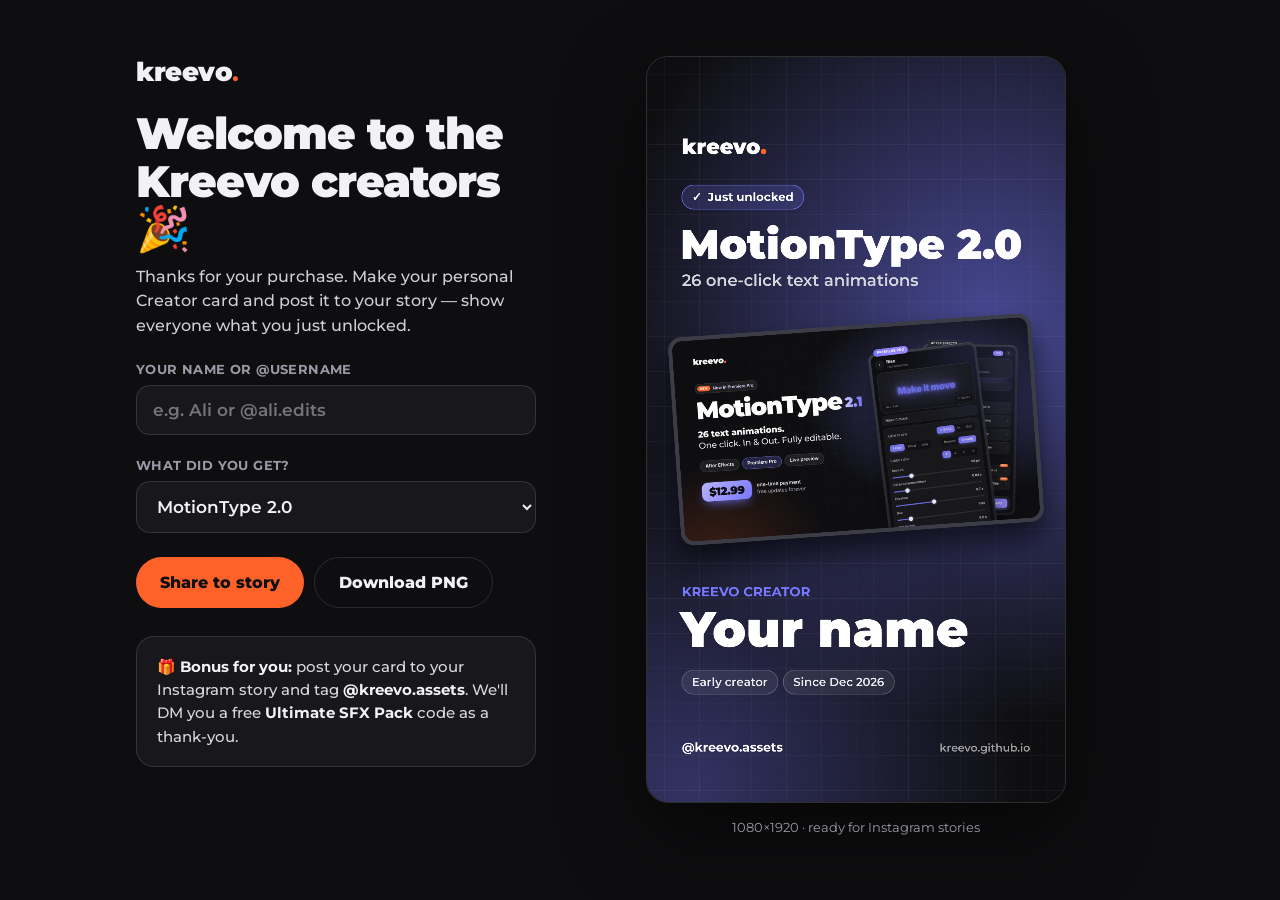
<file: creator/index.html>
<!DOCTYPE html>
<html lang="en">
<head>
<meta charset="UTF-8">
<meta name="viewport" content="width=device-width, initial-scale=1.0">
<title>Kreevo Creator Card</title>
<meta name="description" content="You just got a Kreevo tool. Make your Kreevo Creator card and share it.">
<meta name="robots" content="noindex">
<link rel="icon" type="image/png" href="../assets/brand/favicon.png">
<link rel="preconnect" href="https://fonts.googleapis.com">
<link rel="preconnect" href="https://fonts.gstatic.com" crossorigin>
<link href="https://fonts.googleapis.com/css2?family=Montserrat:wght@500;600;700;800;900&display=swap" rel="stylesheet">
<style>
  :root { --ink:#0e0e10; --card:#18181c; --line:rgba(255,255,255,.12); --text:#f2f2f4; --muted:#9a9aa6; --accent:#ff6228; }
  * { box-sizing:border-box; margin:0; padding:0; }
  body { background:var(--ink); color:var(--text); font-family:Montserrat,system-ui,sans-serif; min-height:100vh; }
  .wrap { max-width:1040px; margin:0 auto; padding:32px 16px 56px; display:grid; gap:32px; grid-template-columns:1fr; }
  @media (min-width:860px) { .wrap { grid-template-columns:400px 1fr; align-items:start; padding-top:56px; } }
  .brand { font-weight:900; font-size:26px; letter-spacing:-.5px; }
  .brand b { color:var(--accent); }
  h1 { font-weight:900; font-size:clamp(30px,6vw,44px); line-height:1.08; margin:22px 0 12px; letter-spacing:-1px; }
  p.lead { color:#cfcfd6; font-weight:500; line-height:1.55; font-size:16px; }
  label { display:block; font-size:13px; font-weight:700; color:var(--muted); margin:22px 0 8px; letter-spacing:.4px; text-transform:uppercase; }
  input, select { width:100%; background:var(--card); border:1px solid var(--line); color:var(--text); font:600 17px Montserrat,sans-serif; padding:14px 16px; border-radius:14px; outline:none; }
  input:focus, select:focus { border-color:var(--accent); }
  .btns { display:flex; gap:10px; margin-top:24px; flex-wrap:wrap; }
  button { font:800 16px Montserrat,sans-serif; border:0; border-radius:999px; padding:15px 24px; cursor:pointer; }
  .primary { background:var(--accent); color:var(--ink); }
  .ghost { background:transparent; color:var(--text); border:1px solid var(--line); }
  button:disabled { opacity:.5; cursor:default; }
  .gift { margin-top:28px; background:var(--card); border:1px solid var(--line); border-radius:18px; padding:18px 20px; line-height:1.55; font-weight:500; color:#d8d8de; font-size:15px; }
  .gift strong { color:var(--text); }
  .preview { display:flex; justify-content:center; }
  canvas { width:100%; max-width:420px; height:auto; aspect-ratio:9/16; border-radius:22px; box-shadow:0 30px 80px rgba(0,0,0,.55); border:1px solid var(--line); background:#111; }
  .note { color:var(--muted); font-size:13px; margin-top:12px; text-align:center; }
</style>
</head>
<body>
<div class="wrap">
  <section>
    <div class="brand">kreevo<b>.</b></div>
    <h1>Welcome to the Kreevo creators 🎉</h1>
    <p class="lead">Thanks for your purchase. Make your personal Creator card and post it to your story — show everyone what you just unlocked.</p>

    <label for="name">Your name or @username</label>
    <input id="name" maxlength="22" placeholder="e.g. Ali or @ali.edits" autocomplete="off">

    <label for="prod">What did you get?</label>
    <select id="prod">
      <option value="mt">MotionType 2.0</option>
      <option value="cs">CreatorStash Premium</option>
      <option value="sfx">Ultimate SFX Pack</option>
      <option value="cg">Crash Guard</option>
    </select>

    <div class="btns">
      <button class="primary" id="share">Share to story</button>
      <button class="ghost" id="dl">Download PNG</button>
    </div>

    <div class="gift">🎁 <strong>Bonus for you:</strong> post your card to your Instagram story and tag <strong>@kreevo.assets</strong>. We'll DM you a free <strong>Ultimate SFX Pack</strong> code as a thank-you.</div>
  </section>

  <section class="preview">
    <div style="width:100%;max-width:420px">
      <canvas id="cv" width="1080" height="1920"></canvas>
      <div class="note">1080×1920 · ready for Instagram stories</div>
    </div>
  </section>
</div>

<script>
const P = {
  mt:  { name:'MotionType 2.0',       line:'26 one-click text animations', col:[118,120,255], img:'../assets/brand/mt_cover.jpg' },
  cs:  { name:'CreatorStash',         line:'SFX + text presets in one panel', col:[255,98,40],  img:'../assets/brand/cs_cover.jpg' },
  sfx: { name:'Ultimate SFX Pack',    line:'264 sound effects for editors', col:[52,214,130], img:'../assets/brand/sfx_cover_499.jpg' },
  cg:  { name:'Crash Guard',          line:'Never lose a project again',      col:[255,70,85],  img:'../assets/brand/cg_cover_499.jpg' },
};
const W = 1080, H = 1920, INK = [14,14,16], ORANGE = 'rgb(255,98,40)';
const cv = document.getElementById('cv'), ctx = cv.getContext('2d');
const nameEl = document.getElementById('name'), prodEl = document.getElementById('prod');
const imgs = {};
const q = new URLSearchParams(location.search);
if (P[q.get('p')]) prodEl.value = q.get('p');

function loadImg(src) {
  return new Promise(res => { const i = new Image(); i.onload = () => res(i); i.onerror = () => res(null); i.src = src; });
}
// deterministic noise texture (film grain), built once
const grain = (() => {
  const g = document.createElement('canvas'); g.width = 512; g.height = 512;
  const gx = g.getContext('2d'), d = gx.createImageData(512, 512);
  let s = 12345; const rnd = () => (s = (s * 16807) % 2147483647) / 2147483647;
  for (let i = 0; i < d.data.length; i += 4) { const v = 128 + (rnd() - .5) * 40; d.data[i] = d.data[i+1] = d.data[i+2] = v; d.data[i+3] = 255; }
  gx.putImageData(d, 0, 0); return g;
})();
function rr(x, y, w, h, r) { ctx.beginPath(); ctx.roundRect(x, y, w, h, r); }
function chip(text, x, y, opt = {}) {
  ctx.font = `${opt.weight || 600} ${opt.size || 30}px Montserrat`;
  const w = ctx.measureText(text).width + 52, h = (opt.size || 30) + 32;
  rr(x, y, w, h, h / 2); ctx.fillStyle = opt.fill || 'rgba(255,255,255,.07)'; ctx.fill();
  ctx.lineWidth = 2; ctx.strokeStyle = opt.stroke || 'rgba(255,255,255,.24)'; ctx.stroke();
  ctx.fillStyle = opt.color || '#ececf0'; ctx.textBaseline = 'middle'; ctx.fillText(text, x + 26, y + h / 2 + 1);
  return w;
}
function fitFont(text, weight, max, maxW) {
  let s = max; do { ctx.font = `${weight} ${s}px Montserrat`; s -= 4; } while (ctx.measureText(text).width > maxW && s > 40);
  return s + 4;
}
function draw() {
  const p = P[prodEl.value], c = p.col;
  const who = (nameEl.value || 'Your name').trim().slice(0, 22) || 'Your name';
  // background: ink + two soft product-colour glows
  ctx.fillStyle = `rgb(${INK})`; ctx.fillRect(0, 0, W, H);
  const glow = (x, y, r, a) => { const g = ctx.createRadialGradient(x, y, 0, x, y, r);
    g.addColorStop(0, `rgba(${c},${a})`); g.addColorStop(1, `rgba(${c},0)`); ctx.fillStyle = g; ctx.fillRect(0, 0, W, H); };
  glow(W * .82, H * .36, W * .95, .55); glow(W * .1, H * .98, W * .8, .35);
  // grid
  ctx.strokeStyle = 'rgba(255,255,255,.05)'; ctx.lineWidth = 1;
  for (let x = 0; x <= W; x += 45) { ctx.beginPath(); ctx.moveTo(x + .5, 0); ctx.lineTo(x + .5, H); ctx.stroke(); }
  for (let y = 0; y <= H; y += 45) { ctx.beginPath(); ctx.moveTo(0, y + .5); ctx.lineTo(W, y + .5); ctx.stroke(); }
  // brand mark
  ctx.textBaseline = 'alphabetic'; ctx.font = '900 54px Montserrat'; ctx.fillStyle = '#fff'; ctx.fillText('kreevo', 90, 250);
  ctx.fillStyle = ORANGE; ctx.fillText('.', 90 + ctx.measureText('kreevo').width, 250);
  // unlocked chip
  chip('✓  Just unlocked', 90, 330, { size: 30, weight: 700, fill: `rgba(${c},.18)`, stroke: `rgba(${c},.8)`, color: '#fff' });
  // product title
  ctx.textBaseline = 'alphabetic'; ctx.fillStyle = '#fff';
  ctx.font = `900 ${fitFont(p.name, 900, 110, W - 180)}px Montserrat`; ctx.fillText(p.name, 86, 520);
  ctx.font = '600 42px Montserrat'; ctx.fillStyle = '#d6d6de'; ctx.fillText(p.line, 90, 590);
  // tilted product cover
  const im = imgs[prodEl.value];
  if (im) {
    const cw = 920, ch = cw * im.height / im.width;
    ctx.save(); ctx.translate(W / 2, 960); ctx.rotate(-4 * Math.PI / 180);
    ctx.shadowColor = 'rgba(0,0,0,.6)'; ctx.shadowBlur = 70; ctx.shadowOffsetY = 40;
    rr(-cw / 2 - 10, -ch / 2 - 10, cw + 20, ch + 20, 34); ctx.fillStyle = '#3c3c46'; ctx.fill();
    ctx.shadowColor = 'transparent';
    ctx.save(); rr(-cw / 2, -ch / 2, cw, ch, 26); ctx.clip(); ctx.drawImage(im, -cw / 2, -ch / 2, cw, ch); ctx.restore();
    ctx.restore();
  }
  // creator block
  ctx.font = '700 34px Montserrat'; ctx.fillStyle = `rgb(${c})`; ctx.fillText('KREEVO CREATOR', 90, 1390);
  ctx.fillStyle = '#fff'; ctx.font = `900 ${fitFont(who, 900, 128, W - 180)}px Montserrat`; ctx.fillText(who, 86, 1520);
  const now = new Date(), since = now.toLocaleString('en-US', { month: 'short' }) + ' ' + now.getFullYear();
  let x = 90; x += chip('Early creator', x, 1580) + 14; chip('Since ' + since, x, 1580);
  // footer
  ctx.font = '700 32px Montserrat'; ctx.fillStyle = '#fff'; ctx.textBaseline = 'alphabetic'; ctx.fillText('@kreevo.assets', 90, 1790);
  ctx.font = '600 28px Montserrat'; ctx.fillStyle = 'rgba(255,255,255,.6)'; ctx.textAlign = 'right'; ctx.fillText('kreevo.github.io', W - 90, 1790); ctx.textAlign = 'left';
  // grain
  ctx.globalAlpha = .07; ctx.globalCompositeOperation = 'overlay';
  for (let gy = 0; gy < H; gy += 512) for (let gx = 0; gx < W; gx += 512) ctx.drawImage(grain, gx, gy);
  ctx.globalAlpha = 1; ctx.globalCompositeOperation = 'source-over';
}
function blob() { return new Promise(r => cv.toBlob(r, 'image/png')); }
function fileName() { return 'kreevo-creator-' + ((nameEl.value || 'card').replace(/[^a-z0-9]+/gi, '-').replace(/^-|-$/g, '').toLowerCase() || 'card') + '.png'; }
async function download() {
  const b = await blob(), a = document.createElement('a');
  a.href = URL.createObjectURL(b); a.download = fileName(); document.body.appendChild(a); a.click(); a.remove();
  setTimeout(() => URL.revokeObjectURL(a.href), 4000);
}
document.getElementById('dl').onclick = download;
document.getElementById('share').onclick = async () => {
  const f = new File([await blob()], fileName(), { type: 'image/png' });
  if (navigator.canShare && navigator.canShare({ files: [f] })) {
    try { await navigator.share({ files: [f], title: 'Kreevo Creator' }); } catch (e) { /* user closed the sheet */ }
  } else { download(); }
};
nameEl.addEventListener('input', draw); prodEl.addEventListener('change', draw);
(async () => {
  await Promise.all([document.fonts.load('900 100px Montserrat'), document.fonts.load('700 30px Montserrat'), document.fonts.load('600 30px Montserrat')]).catch(() => {});
  const loaded = await Promise.all(Object.entries(P).map(async ([k, v]) => [k, await loadImg(v.img)]));
  loaded.forEach(([k, i]) => imgs[k] = i);
  draw();
})();
</script>
</body>
</html>
</file>
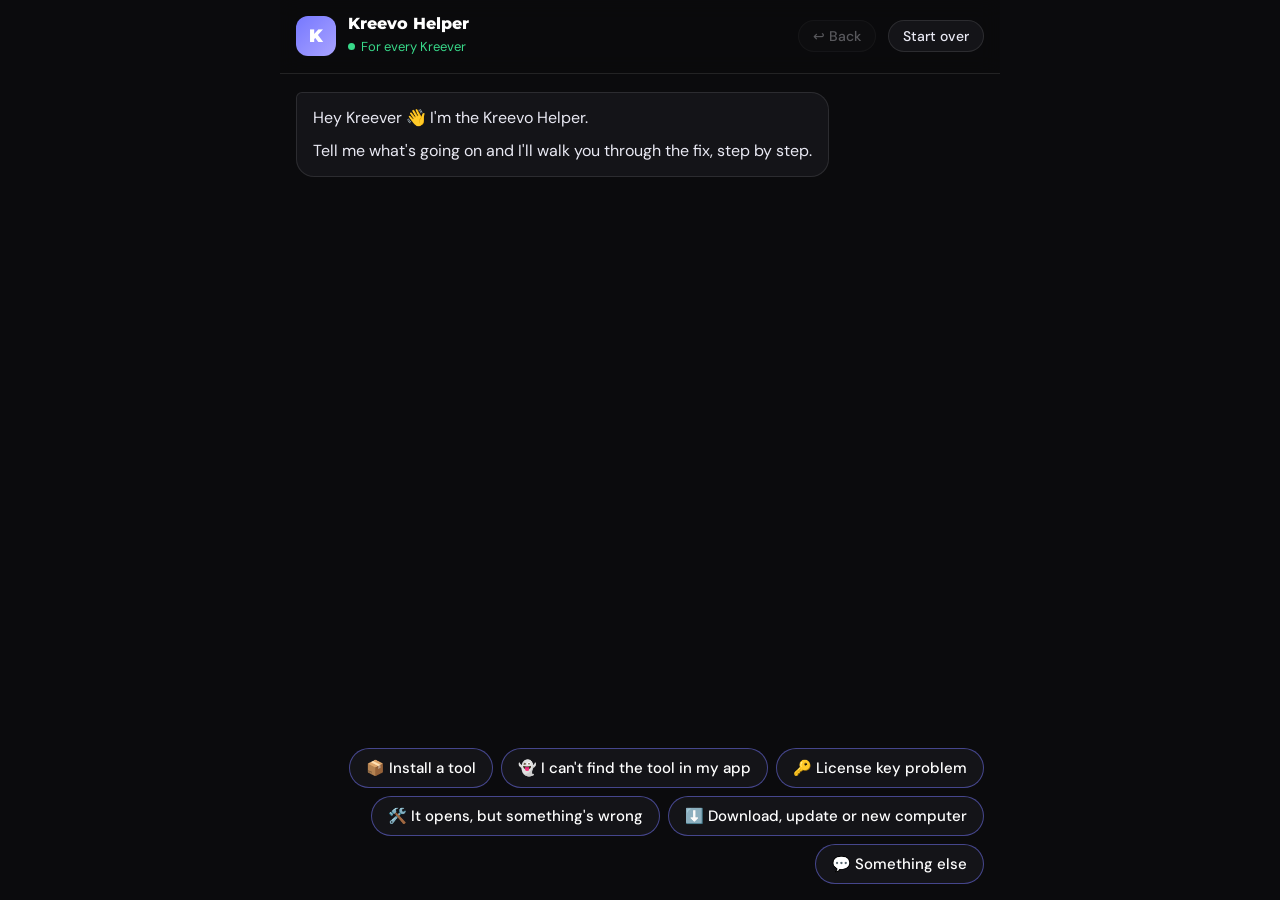
<file: help/index.html>
<!doctype html>
<html lang="en">
<head>
<meta charset="utf-8">
<meta name="viewport" content="width=device-width, initial-scale=1, viewport-fit=cover">
<title>Kreevo Helper</title>
<meta name="description" content="Step-by-step help for every Kreevo tool: install, activate and fix common problems.">
<link rel="icon" type="image/png" href="../assets/brand/favicon.png">
<link href="https://fonts.googleapis.com/css2?family=Montserrat:wght@700;800;900&family=DM+Sans:wght@400;500;700&display=swap" rel="stylesheet">
<style>
  :root { --bg: #0b0b0d; --card: #141418; --card2: #1b1b22; --ink: #e9e9f3; --mute: #9a9aa8; --line: rgba(255,255,255,.1); --accent: #7678ff; --green: #38d98a; --warn: #ffb547; }
  * { box-sizing: border-box; }
  html, body { height: 100%; }
  body { margin: 0; background: var(--bg); color: var(--ink); font: 400 16px/1.6 'DM Sans', system-ui, sans-serif; }
  a { color: #b3b4ff; }
  .app { max-width: 720px; margin: 0 auto; min-height: 100%; display: flex; flex-direction: column; }
  header { position: sticky; top: 0; z-index: 5; display: flex; align-items: center; gap: 12px; padding: 14px 16px; background: rgba(11,11,13,.92); backdrop-filter: blur(10px); border-bottom: 1px solid var(--line); }
  .ava { width: 40px; height: 40px; border-radius: 12px; background: linear-gradient(135deg, var(--accent), #a9a3ff); display: grid; place-items: center; font: 900 18px/1 Montserrat, sans-serif; color: #fff; flex: none; }
  .who b { display: block; font: 800 16px/1.2 Montserrat, sans-serif; color: #fff; }
  .who small { color: var(--green); font-size: 13px; }
  .who small::before { content: ""; display: inline-block; width: 7px; height: 7px; border-radius: 50%; background: var(--green); margin-right: 6px; vertical-align: 1px; }
  header .sp { flex: 1; }
  .hbtn { background: var(--card); color: var(--ink); border: 1px solid var(--line); border-radius: 999px; padding: 8px 14px; font: 500 14px/1 'DM Sans', sans-serif; cursor: pointer; }
  .hbtn:hover { border-color: var(--accent); }
  .hbtn[disabled] { opacity: .35; cursor: default; }
  @media (max-width: 420px) { header { gap: 8px; padding: 12px; } .hbtn { padding: 7px 10px; font-size: 13px; } .who b { font-size: 15px; } .who small { font-size: 12px; } }
  #chat { flex: 1; padding: 18px 16px 8px; display: flex; flex-direction: column; gap: 10px; }
  .msg { max-width: 88%; padding: 12px 16px; border-radius: 18px; animation: pop .22s ease-out; overflow-wrap: anywhere; }
  .bot { background: var(--card); border: 1px solid var(--line); border-top-left-radius: 6px; align-self: flex-start; }
  .me { background: var(--accent); color: #fff; border-top-right-radius: 6px; align-self: flex-end; font-weight: 500; }
  .bot p { margin: 0 0 8px; } .bot p:last-child { margin-bottom: 0; }
  .bot ol, .bot ul { margin: 6px 0 8px; padding-left: 22px; } .bot li { margin: 5px 0; }
  .bot b { color: #fff; }
  code { font: 500 13.5px/1.45 ui-monospace, SFMono-Regular, Menlo, Consolas, monospace; background: var(--card2); border: 1px solid var(--line); border-radius: 6px; padding: 1px 6px; color: #fff; }
  pre { margin: 6px 0 8px; white-space: pre-wrap; word-break: break-all; font: 500 13px/1.5 ui-monospace, SFMono-Regular, Menlo, Consolas, monospace; background: var(--card2); border: 1px solid var(--line); border-radius: 10px; padding: 10px 12px; color: #fff; position: relative; }
  .copy { display: inline-block; margin: 0 0 8px; background: var(--card2); color: var(--ink); border: 1px solid var(--line); border-radius: 999px; padding: 5px 12px; font: 500 13px/1 'DM Sans', sans-serif; cursor: pointer; }
  .tip { border-left: 3px solid var(--warn); background: rgba(255,181,71,.07); padding: 8px 12px; border-radius: 0 10px 10px 0; margin: 8px 0; font-size: 15px; }
  .typing { align-self: flex-start; background: var(--card); border: 1px solid var(--line); border-radius: 18px; border-top-left-radius: 6px; padding: 14px 16px; display: flex; gap: 5px; }
  .typing i { width: 7px; height: 7px; border-radius: 50%; background: var(--mute); animation: dot 1s infinite; }
  .typing i:nth-child(2) { animation-delay: .15s; } .typing i:nth-child(3) { animation-delay: .3s; }
  #opts { position: sticky; bottom: 0; padding: 12px 16px calc(16px + env(safe-area-inset-bottom)); background: linear-gradient(transparent, var(--bg) 22%); display: flex; flex-wrap: wrap; gap: 8px; justify-content: flex-end; }
  .opt { background: var(--card); color: #fff; border: 1px solid rgba(118,120,255,.5); border-radius: 999px; padding: 10px 16px; font: 500 15px/1.2 'DM Sans', sans-serif; cursor: pointer; text-align: left; animation: pop .2s ease-out; }
  .opt:hover, .opt:focus-visible { background: rgba(118,120,255,.18); outline: none; }
  .opt.main { background: var(--accent); border-color: var(--accent); }
  .opt.mail { background: #fff; color: #111; border-color: #fff; text-decoration: none; }
  @keyframes pop { from { opacity: 0; transform: translateY(6px); } to { opacity: 1; transform: none; } }
  @keyframes dot { 0%, 80%, 100% { opacity: .3; } 40% { opacity: 1; } }
  @media (prefers-reduced-motion: reduce) { .msg, .opt { animation: none; } .typing i { animation: none; } }
</style>
</head>
<body>
<div class="app">
  <header>
    <div class="ava">K</div>
    <div class="who"><b>Kreevo Helper</b><small>For every Kreever</small></div>
    <div class="sp"></div>
    <button class="hbtn" id="back" type="button" disabled>↩ Back</button>
    <button class="hbtn" id="restart" type="button">Start over</button>
  </header>
  <div id="chat" aria-live="polite"></div>
  <div id="opts"></div>
</div>

<script>
// ------------------------------------------------------------------ data
var MAIL = 'kreevoassets@gmail.com';
var LIB = '<a href="https://app.gumroad.com/library" target="_blank" rel="noopener">Gumroad library</a>';
var TOOLS = {
  mt:   { name: 'MotionType', menu: 'MotionType by Kreevo', apps: 'After Effects + Premiere Pro', kind: 'panel', key: true, folder: 'MotionType', win: 'Install MotionType (Windows).bat', mac: 'Install MotionType (Mac).command' },
  kt:   { name: 'Kreevo Titles', menu: 'Kreevo Titles', apps: 'Premiere Pro + After Effects', kind: 'panel', key: true, folder: 'KreevoTitles', win: 'Install Kreevo Titles (Windows).bat', mac: 'Install Kreevo Titles (Mac).command' },
  kin:  { name: 'Kinetic', menu: 'Kinetic by Kreevo', apps: 'Premiere Pro + After Effects', kind: 'panel', key: true, folder: 'Kinetic', win: 'Install Kinetic (Windows).bat', mac: 'Install Kinetic (Mac).command' },
  ease: { name: 'Kreevo Ease', menu: 'Kreevo Ease', apps: 'After Effects + Premiere Pro', kind: 'panel', key: true, folder: 'KreevoEase', win: 'Install Kreevo Ease (Windows).bat', mac: 'Install Kreevo Ease (Mac).command' },
  voice:{ name: 'Kreevo Voice', menu: 'Kreevo Voice', apps: 'Premiere Pro (audio effect) + After Effects', kind: 'voice', key: true, folder: 'KreevoVoice', win: 'Install Kreevo Voice (Windows).bat', mac: 'Install Kreevo Voice (Mac).command' },
  cs:   { name: 'CreatorStash', menu: 'CreatorStash by Kreevo', apps: 'After Effects + Premiere Pro', kind: 'panel', key: true, folder: 'CreatorStash', win: 'Install-Windows.bat', mac: 'Install-Mac.command' },
  cg:   { name: 'Crash Guard', menu: 'CrashGuard.jsx', apps: 'After Effects', kind: 'script', key: false },
  sfx:  { name: 'Ultimate SFX Pack', apps: 'any editor', kind: 'files', key: false },
  lite: { name: 'MotionType Lite', menu: 'MotionType Lite by Kreevo', apps: 'After Effects', kind: 'panel', key: false, folder: 'MotionTypeLite', win: 'Install MotionType Lite (Windows).bat', mac: 'Install MotionType Lite (Mac).command' }
};
var ctx = { tool: null, os: null, after: null, trail: [] };
function T() { return TOOLS[ctx.tool] || {}; }
function W() { return ctx.os === 'win'; }
function cmd(s) { return '<pre>' + esc(s) + '</pre><button class="copy" type="button" data-copy="' + esc(s) + '">Copy</button>'; }
function esc(s) { return String(s).replace(/&/g, '&amp;').replace(/</g, '&lt;').replace(/>/g, '&gt;').replace(/"/g, '&quot;'); }
var CEP_PATH = function () { return W() ? '%APPDATA%\\Adobe\\CEP\\extensions\\' : '~/Library/Application Support/Adobe/CEP/extensions/'; };
var DEBUG_CMD = function () {
  return W() ? 'for %v in (9 10 11 12 13) do reg add "HKCU\\Software\\Adobe\\CSXS.%v" /v PlayerDebugMode /t REG_SZ /d 1 /f'
             : 'for v in 9 10 11 12 13; do defaults write com.adobe.CSXS.$v PlayerDebugMode 1; done; killall cfprefsd';
};
var FIXED = [{ label: '✅ Fixed, thanks!', go: 'done', main: true }];
function stuck(next) { return { label: next ? '😕 Still not working' : '😕 Still stuck', go: next || 'email' }; }

// ------------------------------------------------------------------ conversation
var N = {
  start: {
    say: function () { return ['<p>Hey Kreever 👋 I\'m the Kreevo Helper.</p><p>Tell me what\'s going on and I\'ll walk you through the fix, step by step.</p>']; },
    opts: [
      { label: '📦 Install a tool', go: 'pickTool', set: { after: 'install' } },
      { label: '👻 I can\'t find the tool in my app', go: 'pickTool', set: { after: 'missing' } },
      { label: '🔑 License key problem', go: 'key' },
      { label: '🛠️ It opens, but something\'s wrong', go: 'pickTool', set: { after: 'use' } },
      { label: '⬇️ Download, update or new computer', go: 'dl' },
      { label: '💬 Something else', go: 'other' }
    ]
  },
  pickTool: {
    say: function () { return ['<p>Which tool is it?</p>']; },
    opts: function () {
      return Object.keys(TOOLS).map(function (k) { return { label: TOOLS[k].name, go: 'pickOS', set: { tool: k } }; });
    }
  },
  pickOS: {
    say: function () { return ['<p>Nice, <b>' + T().name + '</b>. Are you on Windows or Mac?</p>']; },
    opts: function () { return [{ label: '🪟 Windows', go: ctx.after, set: { os: 'win' } }, { label: '🍎 Mac', go: ctx.after, set: { os: 'mac' } }]; }
  },

  // ---------------------------------------------------------------- install
  install: {
    say: function () {
      var t = T();
      if (t.kind === 'files') return ['<p>Good news: the <b>Ultimate SFX Pack</b> has nothing to install 🎉</p><ol><li>Download the ZIP from your receipt email or your ' + LIB + '.</li><li>' + (W() ? 'Right-click it &gt; <b>Extract All</b>.' : 'Double-click it to unzip.') + ' Keep the folder somewhere safe, like Documents/Kreevo SFX.</li><li>Drag any <code>.wav</code> onto your timeline. Works in Premiere Pro, After Effects, DaVinci Resolve, Final Cut, CapCut and more.</li></ol><div class="tip">Premiere tip: in the Media Browser, right-click the folder &gt; <b>Add to Favorites</b>. All 264 sounds, one click away.</div>'];
      if (t.kind === 'script') return ['<p>Crash Guard is a script panel, so it installs a little differently:</p><ol><li>Download <code>CrashGuard.jsx</code> from your ' + LIB + '.</li><li>Close After Effects.</li><li>Copy the file into this folder:' + cmd(W() ? 'C:\\Program Files\\Adobe\\Adobe After Effects (version)\\Support Files\\Scripts\\ScriptUI Panels' : '/Applications/Adobe After Effects (version)/Scripts/ScriptUI Panels') + (W() ? 'Windows asks for administrator permission: click <b>Continue</b>.' : 'Your Mac may ask for your password: that\'s normal.') + '</li><li>Open After Effects &gt; <b>Window</b> &gt; scroll to the bottom &gt; <b>CrashGuard.jsx</b>.</li></ol><p>No license key needed. Backups start on their own.</p>'];
      var s = '<p>Here\'s how to install <b>' + t.name + '</b> on ' + (W() ? 'Windows' : 'Mac') + ':</p><ol>' +
        '<li>Download the ZIP from your receipt email or your ' + LIB + '.</li>' +
        '<li><b>Unzip it first.</b> ' + (W() ? 'Right-click the ZIP &gt; <b>Extract All</b> &gt; Extract.' : 'Double-click the ZIP. A normal folder appears next to it.') + '</li>' +
        '<li>Close After Effects and Premiere Pro.</li>' +
        '<li>In the unzipped folder, ' + (W() ? 'double-click' : 'right-click') + ' <code>' + esc(W() ? t.win : t.mac) + '</code>' + (W() ? '' : ' &gt; <b>Open</b> &gt; <b>Open</b>') + '. Wait for <b>"Done!"</b>.</li>';
      if (t.kind === 'voice') s += '<li>' + (W() ? 'It asks once for permission to copy the Premiere plug-in: click <b>Yes</b>.' : 'Enter your Mac password if it asks: it copies the Premiere plug-in.') + '</li>' +
        '<li><b>Premiere Pro:</b> Effects panel &gt; Audio Effects &gt; <b>Kreevo Voice</b>. Drag it onto an audio clip, then Effect Controls &gt; <b>Edit…</b><br><b>After Effects:</b> Window &gt; Extensions &gt; <b>Kreevo Voice</b>.</li>';
      else s += '<li>Open ' + (ctx.tool === 'lite' ? 'After Effects' : 'After Effects or Premiere Pro') + ': <b>Window &gt; Extensions &gt; ' + t.menu + '</b>.</li>';
      if (t.key) s += '<li>' + (ctx.tool === 'cs' ? 'Free sounds work right away. To unlock Premium: Settings (top-right icon) &gt; <b>Have a license key?</b> &gt; paste your key &gt; Activate.' : 'Paste the <b>license key</b> from your Gumroad receipt and click <b>Activate</b>.') + '</li>';
      s += '</ol>';
      return [s, '<p>Did it work?</p>'];
    },
    opts: function () {
      var t = T(), o = [{ label: '✅ All set!', go: 'done', main: true }];
      if (t.kind === 'files') return o.concat([{ label: '😕 The download won\'t open', go: 'dlBroken' }]);
      if (t.kind === 'script') return o.concat([{ label: '🚫 It won\'t let me copy the file', go: 'cgCopy' }, { label: '👻 It\'s not in the Window menu', go: 'missing' }]);
      return o.concat([
        { label: W() ? '🛡️ "Windows protected your PC"' : '🛡️ "Apple could not verify…"', go: 'blocked' },
        { label: '⚡ A window flashed and closed / "Couldn\'t find the files"', go: 'nofiles' },
        { label: '👻 Installed, but I can\'t find it', go: 'missing' },
        { label: '🔑 My key won\'t activate', go: 'key' }
      ]);
    }
  },
  blocked: {
    say: function () {
      if (W()) return ['<p>Totally normal, Kreever. Windows shows that for small independent tools that aren\'t from big companies.</p><ol><li>Click <b>More info</b> (small text under the message).</li><li>Click <b>Run anyway</b>.</li></ol><div class="tip">If your antivirus deleted or blocked the <code>.bat</code> file, allow it in the antivirus, or skip the installer and do the manual install (2 minutes).</div>'];
      return ['<p>That\'s normal on Mac for tools that aren\'t sold in the App Store. <b>Don\'t move it to the Trash.</b> Pick one:</p><p><b>macOS 15 or newer:</b></p><ol><li>Click <b>Done</b> on the warning.</li><li>Open the <b>Apple menu</b> &gt; <b>System Settings</b> &gt; <b>Privacy &amp; Security</b>.</li><li>Scroll down to <i>"… was blocked"</i> &gt; <b>Open Anyway</b>, enter your password, click Open Anyway again.</li></ol><p><b>macOS 14 or older:</b> right-click the installer &gt; <b>Open</b> &gt; <b>Open</b>.</p><p><b>Works on every Mac:</b> open Terminal (Cmd + Space, type Terminal), type <code>bash</code> and a space, drag the installer into the window, press Enter.</p>'];
    },
    opts: function () { return FIXED.concat([stuck('manual')]); }
  },
  nofiles: {
    say: function () {
      var t = T();
      return ['<p>That means the installer can\'t see the ' + t.name + ' files next to it. Usually it\'s one of these:</p><ul><li><b>It was opened from inside the ZIP.</b> ' + (W() ? 'Right-click the ZIP &gt; <b>Extract All</b>, open the new folder and run the installer from there.' : 'Double-click the ZIP first, then run the installer from the new folder.') + '</li><li><b>The installer was moved</b> to another folder (like the Desktop). Keep it next to the <code>' + esc(t.folder || '') + '</code> folder it came with.</li><li><b>The download didn\'t finish.</b> Download it again from your ' + LIB + '.</li></ul>'];
    },
    opts: function () { return FIXED.concat([stuck('manual')]); }
  },
  manual: {
    say: function () {
      var t = T();
      if (t.kind === 'script' || t.kind === 'files') return N.install.say();
      var folder = t.kind === 'voice' ? 'After Effects/KreevoVoice' : (ctx.tool === 'cs' ? 'the whole unzipped CreatorStash folder (rename it to CreatorStash)' : t.folder);
      var s = '<p>No problem, we\'ll install it by hand. Takes 2 minutes:</p><ol>' +
        '<li>Close After Effects and Premiere Pro.</li>' +
        '<li>Open this folder (create the <code>extensions</code> folder if it\'s missing):' + cmd(CEP_PATH()) +
        (W() ? 'Paste it into the File Explorer address bar and press Enter.' : 'In Finder: <b>Go &gt; Go to Folder</b>, paste it, press Enter.') + '</li>' +
        '<li>Copy <b>' + esc(folder) + '</b> from the unzipped download into it.</li>' +
        '<li>Let Adobe load it. Open ' + (W() ? '<b>Command Prompt</b> (Start menu, type cmd)' : '<b>Terminal</b>') + ', paste this and press Enter:' + cmd(DEBUG_CMD()) + '</li>';
      if (t.kind === 'voice') s += '<li>Premiere plug-in: copy <code>KreevoVoice.vst3</code> from the <b>Premiere Pro (' + (W() ? 'Windows' : 'Mac') + ')</b> folder into:' + cmd(W() ? 'C:\\Program Files\\Common Files\\VST3' : '~/Library/Audio/Plug-Ins/VST3') + '</li>';
      s += '<li>Open your app: <b>Window &gt; Extensions &gt; ' + (t.menu || t.name) + '</b>.</li></ol>';
      return [s];
    },
    opts: function () { return FIXED.concat([stuck()]); }
  },
  cgCopy: {
    say: function () {
      return [W() ? '<p>Program Files is protected, so Windows needs your OK:</p><ol><li>Copy <code>CrashGuard.jsx</code> (Ctrl + C).</li><li>Open the ScriptUI Panels folder and paste (Ctrl + V).</li><li>When Windows says <i>"You\'ll need to provide administrator permission"</i>, click <b>Continue</b>.</li></ol><div class="tip">On a work or school computer without admin rights? Ask your IT person, or use <b>File &gt; Scripts &gt; Run Script File…</b> in After Effects to open it once without installing.</div>'
        : '<p>Your Mac protects the Applications folder:</p><ol><li>Drag <code>CrashGuard.jsx</code> into the ScriptUI Panels folder.</li><li>When it asks, click <b>Authenticate</b> and enter your Mac password.</li></ol><div class="tip">No admin password? Use <b>File &gt; Scripts &gt; Run Script File…</b> in After Effects to open it once without installing.</div>'];
    },
    opts: function () { return FIXED.concat([stuck()]); }
  },

  // ---------------------------------------------------------------- can't find it
  missing: {
    say: function () {
      var t = T();
      if (t.kind === 'files') return ['<p>The SFX Pack isn\'t a panel, so it won\'t show up in a menu. It\'s just a folder of <code>.wav</code> sounds: open it and drag any sound onto your timeline 🎧</p>'];
      if (t.kind === 'script') return ['<p>Let\'s find Crash Guard:</p><ol><li>It lives at the <b>bottom</b> of the <b>Window</b> menu as <b>CrashGuard.jsx</b> (not under Extensions).</li><li>It has to be in <b>ScriptUI Panels</b>, not just <b>Scripts</b>. Check the path:' + cmd(W() ? 'C:\\Program Files\\Adobe\\Adobe After Effects (version)\\Support Files\\Scripts\\ScriptUI Panels' : '/Applications/Adobe After Effects (version)/Scripts/ScriptUI Panels') + '</li><li>Got more than one After Effects version? Put it in the folder of the version you open.</li><li>Restart After Effects completely.</li></ol>'];
      var s = '<p>Let\'s find it. Check these in order:</p><ol>' +
        '<li><b>Restart the app completely.</b> ' + (W() ? 'Close it and make sure it\'s gone from the taskbar.' : 'Press <b>Cmd + Q</b>, not just the red dot.') + ' New panels only show up after a restart.</li>' +
        '<li>Look in <b>Window &gt; Extensions</b>. In the newest Adobe versions it\'s called <b>Window &gt; Extensions (Legacy)</b>. Our panel is there as <b>' + (t.menu || t.name) + '</b>.</li>' +
        '<li><b>Check your version:</b> After Effects 2019 or newer' + (ctx.tool === 'lite' ? ' (Lite is for After Effects only)' : ', Premiere Pro 2021 or newer') + '. Help &gt; About shows it.</li>' +
        '<li><b>Run the installer again</b> and wait until it says <b>"Done!"</b>.</li>';
      if (t.kind === 'voice') s += '<li><b>Premiere:</b> Kreevo Voice is an <b>audio effect</b>, not a panel. Effects panel &gt; Audio Effects. Not there? <b>Preferences &gt; Audio &gt; Audio Plug-In Manager &gt; Scan for Plug-Ins</b>, make sure Kreevo Voice is checked, then restart Premiere.</li>';
      s += '</ol>';
      return [s];
    },
    opts: function () {
      var t = T();
      if (t.kind === 'files') return [{ label: '👍 Got it', go: 'done', main: true }, { label: '🛠️ I have another problem', go: 'start' }];
      if (t.kind === 'script') return FIXED.concat([{ label: '🚫 It won\'t let me copy the file', go: 'cgCopy' }, stuck()]);
      return [{ label: '✅ Found it!', go: 'done', main: true }, { label: '⬜ It opens, but it\'s blank / white', go: 'blank' }, stuck('manual')];
    }
  },
  blank: {
    say: function () {
      return ['<p>A blank panel is usually an old cached copy. Let\'s clear it:</p><ol><li>Close After Effects and Premiere Pro.</li><li>Delete everything inside this folder (it\'s only a cache, it\'s safe):' + cmd(W() ? '%LOCALAPPDATA%\\Temp\\cep_cache' : '~/Library/Caches/CSXS/cep_cache') + '</li><li>Run the ' + T().name + ' installer again, then open the app.</li></ol><div class="tip">Still blank? Drag the panel to a new spot or make it bigger: some panels need a little room to draw.</div>'];
    },
    opts: function () { return FIXED.concat([stuck()]); }
  },

  // ---------------------------------------------------------------- license
  key: {
    say: function () { return ['<p>Let\'s sort out your key 🔑 What\'s happening?</p>']; },
    opts: [
      { label: '🔎 Where is my license key?', go: 'keyWhere' },
      { label: '❌ It says the key is not valid', go: 'keyInvalid' },
      { label: '💻 "Already active on 3 computers"', go: 'keyLimit' },
      { label: '🌐 "Couldn\'t reach Gumroad"', go: 'keyNet' },
      { label: '⏸️ "Refunded" or "paused"', go: 'keyRefund' },
      { label: '💎 I bought the Bundle: which key?', go: 'keyBundle' }
    ]
  },
  keyWhere: {
    say: function () { return ['<p>Your key is in two places:</p><ol><li>Your <b>Gumroad receipt email</b> for that tool. Search your inbox for <i>Gumroad</i> or the tool\'s name, and check Spam and Promotions too.</li><li>Your ' + LIB + ': log in with the email you used to buy, open the tool, and the key is right above the download.</li></ol><div class="tip">Crash Guard, the SFX Pack and MotionType Lite don\'t need a key. CreatorStash works for free, the key only unlocks Premium.</div>']; },
    opts: function () { return [{ label: '✅ Found it!', go: 'done', main: true }, { label: '😕 I can\'t find the email or log in', go: 'email' }]; }
  },
  keyInvalid: {
    say: function () { return ['<p>Let\'s check the usual suspects:</p><ol><li><b>Copy the whole key</b> from your ' + LIB + ' (don\'t type it by hand). No spaces before or after.</li><li><b>Use the key of that tool.</b> A MotionType key won\'t unlock Kinetic, and so on: every tool has its own key.</li><li><b>Bought the Bundle?</b> Open each tool in your library to get its own key.</li><li>You need <b>internet</b> for the first activation.</li></ol>']; },
    opts: function () { return FIXED.concat([stuck()]); }
  },
  keyLimit: {
    say: function () { return ['<p>Each key works on <b>3 computers</b>. Got a new computer or reinstalled Windows / macOS? No problem, Kreever: we\'ll reset it for you.</p><p>Email us your <b>purchase email</b> and the <b>tool\'s name</b>, and we\'ll free it up, usually within a few hours.</p>']; },
    opts: function () { return [{ label: '✉️ Email Kreevo to reset it', go: 'email', main: true }]; }
  },
  keyNet: {
    say: function () { return ['<p>Activation needs to talk to Gumroad once. Something is blocking your Adobe app:</p><ol><li>Turn off your <b>VPN or proxy</b> for a minute and try again.</li><li>Allow <b>After Effects / Premiere Pro</b> in your <b>antivirus or firewall</b>.</li><li>On a school, office or café Wi-Fi? Try your <b>phone\'s hotspot</b> just for the activation.</li></ol><p>After it\'s activated, it works offline.</p>']; },
    opts: function () { return FIXED.concat([stuck()]); }
  },
  keyRefund: {
    say: function () { return ['<p>That message appears when a purchase was <b>refunded or disputed</b>, so Gumroad switched the key off.</p><p>If that\'s a mistake, email us with your purchase email and we\'ll check it right away.</p>']; },
    opts: function () { return [{ label: '✉️ Email Kreevo', go: 'email', main: true }]; }
  },
  keyBundle: {
    say: function () { return ['<p>The Bundle gives you <b>every tool as its own product</b> in your ' + LIB + ', and <b>each one has its own key</b>.</p><ol><li>Open your library.</li><li>Click a tool (MotionType, Kreevo Titles, Kinetic, CreatorStash…).</li><li>Copy the key shown there and paste it into <b>that</b> tool.</li></ol>']; },
    opts: function () { return FIXED.concat([stuck()]); }
  },

  // ---------------------------------------------------------------- using a tool
  use: {
    say: function () {
      var t = ctx.tool, s;
      if (t === 'mt' || t === 'lite') s = '<p>Quick checklist for ' + T().name + ':</p><ul><li><b>After Effects:</b> open a <b>composition</b> first. Select text layers, or nothing: then <b>Apply</b> creates a new text layer for you.</li>' + (t === 'mt' ? '<li><b>Premiere Pro:</b> open a <b>sequence</b> and put the playhead where you want the text, then <b>Add to timeline</b>. To change clips later, select them and click <b>Update</b>.</li><li><i>"Could not add the template"</i> in Premiere: save, restart Premiere, open your sequence and try again.</li><li>Want plain keyframes? Use <b>Bake to keyframes</b>. Change the <b>MT</b> sliders in Effect Controls any time.</li>' : '<li>In Lite the presets play with fixed settings. That\'s on purpose: speed, direction and more unlock in the full MotionType.</li>') + '<li>Arabic, Hebrew and other right-to-left text: get the latest version from your ' + LIB + '.</li></ul>';
      else if (t === 'kt') s = '<p>Quick checklist for Kreevo Titles:</p><ul><li>Open a <b>sequence</b> (Premiere) or a <b>composition</b> (After Effects) first.</li><li>Pick a style, type your text, click <b>Add to timeline</b>. It lands at the playhead.</li><li>To change a title: select its clip &gt; <b>Edit selected</b> &gt; change it &gt; <b>Update clip</b>.</li><li>Rendering takes a few seconds for long titles. Let it finish before clicking again.</li></ul>';
      else if (t === 'kin') s = '<p>Quick checklist for Kinetic:</p><ul><li><b>Select</b> a clip (Premiere) or a layer (After Effects) first, then pick an effect and click <b>Apply</b>.</li><li>Effect too strong? Lower the strength and size, then apply again.</li><li>Applying twice stacks the motion: undo (Ctrl/Cmd + Z) first if you want a fresh start.</li></ul>';
      else if (t === 'ease') s = '<p>Quick checklist for Kreevo Ease:</p><ul><li>Select <b>at least two keyframes</b> on the same property, then pick a curve and click <b>Apply</b>.</li><li>Panel looks cramped? Dock it <b>wide</b> (about 1000 px) so everything fits side by side.</li><li>In Premiere, select the clip and its keyframes in Effect Controls first.</li></ul>';
      else if (t === 'voice') s = '<p>Quick checklist for Kreevo Voice:</p><ul><li><b>Premiere:</b> drag Kreevo Voice onto an <b>audio</b> clip, then in Effect Controls click <b>Edit…</b> to open its window and pick a voice.</li><li>Hearing the original voice only? The plug-in isn\'t activated yet: paste your key in its window (or in the After Effects panel) and click Activate.</li><li>Not in the effects list? <b>Preferences &gt; Audio &gt; Audio Plug-In Manager &gt; Scan for Plug-Ins</b>, then restart Premiere.</li></ul>';
      else if (t === 'cs') s = '<p>Quick checklist for CreatorStash:</p><ul><li>Click a sound to preview it, then add it: it goes on a free audio track at the playhead.</li><li>Some items show a lock? Those are <b>Premium</b>. Settings (top-right icon) &gt; <b>Have a license key?</b> &gt; paste &gt; Activate.</li><li>Text presets: open a sequence / composition first, pick a preset, type your text, add it.</li></ul>';
      else if (t === 'cg') s = '<p>Quick checklist for Crash Guard:</p><ul><li>Backups not saving? After Effects needs permission: <b>' + (W() ? 'Edit' : 'After Effects') + ' &gt; Settings (Preferences) &gt; Scripting &amp; Expressions &gt; Allow Scripts to Write Files and Access Network</b> ✓</li><li>After a crash: open Crash Guard &gt; <b>Backup</b> &gt; restore the newest one.</li><li>Unsaved (Untitled) project? Use <b>Show backup folder</b>, then File &gt; Save As to move it anywhere.</li></ul>';
      else s = '<p>Quick checklist for the SFX Pack:</p><ul><li>Unzip it first: editors can\'t read sounds inside a ZIP.</li><li>Every sound is a <code>.wav</code>: drag it onto your timeline.</li><li>Editing on your phone (CapCut)? Copy the sounds you need to your phone, then import them as audio.</li><li>Looking for a sound? Open <b>Sound List.pdf</b> in the pack: every sound by category.</li></ul>';
      return [s];
    },
    opts: function () { return FIXED.concat([stuck()]); }
  },

  // ---------------------------------------------------------------- download / update
  dl: {
    say: function () { return ['<p>Sure thing. Which one?</p>']; },
    opts: [
      { label: '🔎 I can\'t find my download', go: 'dlFind' },
      { label: '🔄 How do I update?', go: 'dlUpdate' },
      { label: '💻 I have a new computer', go: 'dlNew' },
      { label: '📱 I bought it on my phone', go: 'dlPhone' },
      { label: '🧩 The download won\'t open', go: 'dlBroken' }
    ]
  },
  dlFind: {
    say: function () { return ['<p>Everything you bought is always in your ' + LIB + '. Log in with the <b>same email</b> you used to buy (Gumroad can email you a login link). Your receipt email has a download button too.</p>']; },
    opts: function () { return FIXED.concat([stuck()]); }
  },
  dlUpdate: {
    say: function () { return ['<p>Updates are free forever 🎁</p><ol><li>Download the tool again from your ' + LIB + '. It\'s always the newest version.</li><li>Unzip it and run the installer. It replaces the old version.</li><li>Your key stays activated, nothing to re-enter.</li></ol>']; },
    opts: function () { return FIXED.concat([stuck()]); }
  },
  dlNew: {
    say: function () { return ['<p>Welcome to the new setup, Kreever 💻</p><ol><li>Download the tools from your ' + LIB + ' on the new computer and install them as usual.</li><li>Activate with the same key. Each key works on <b>3 computers</b>.</li><li>Already used all 3? Email us and we\'ll free up the old ones.</li></ol>']; },
    opts: function () { return FIXED.concat([{ label: '✉️ I need a key reset', go: 'email' }]); }
  },
  dlPhone: {
    say: function () { return ['<p>No problem. Our tools run on a computer, so:</p><ol><li>On your computer, open your ' + LIB + '.</li><li>Log in with the email you used on your phone.</li><li>Download and install from there.</li></ol><p>The SFX Pack is the only one that also works on phones, in apps like CapCut.</p>']; },
    opts: function () { return FIXED.concat([stuck()]); }
  },
  dlBroken: {
    say: function () { return ['<p>Usually the download didn\'t finish. Try this:</p><ol><li>Download it again from your ' + LIB + ' on a <b>computer</b>, not a phone.</li><li>Wait until the download is 100% done (the SFX Pack is big).</li><li>' + (W() ? 'Right-click the ZIP &gt; <b>Extract All</b>.' : 'Double-click the ZIP.') + ' If it still says it\'s damaged, try another browser (Chrome or Edge / Safari).</li></ol>']; },
    opts: function () { return FIXED.concat([stuck()]); }
  },

  // ---------------------------------------------------------------- other
  other: {
    say: function () { return ['<p>Tell me a bit more:</p>']; },
    opts: [
      { label: '🤔 Which tool should I get?', go: 'whichTool' },
      { label: '💡 I have an idea or found a bug', go: 'email', set: { tool: null } },
      { label: '💸 Refund question', go: 'email', set: { tool: null } },
      { label: '🙋 I want to talk to a human', go: 'email', set: { tool: null } }
    ]
  },
  whichTool: {
    say: function () { return ['<p>Here\'s the quick version:</p><ul><li><b>Text animations in one click:</b> MotionType</li><li><b>Ready-made titles &amp; captions:</b> Kreevo Titles</li><li><b>Shake, wiggle, bounce on clips:</b> Kinetic</li><li><b>Smooth keyframes:</b> Kreevo Ease</li><li><b>Voice changer:</b> Kreevo Voice</li><li><b>Sounds inside your app:</b> CreatorStash · <b>264 sounds for any editor:</b> SFX Pack</li><li><b>Never lose a project:</b> Crash Guard</li></ul><p>Want it all? The <a href="https://kreevo.gumroad.com/l/bundle" target="_blank" rel="noopener"><b>Kreevo Bundle</b></a> saves you more than half. Or try <a href="https://kreevo.gumroad.com/l/motiontypelite" target="_blank" rel="noopener">MotionType Lite</a> for free first.</p>']; },
    opts: [{ label: '👍 Thanks!', go: 'done', main: true }, { label: '↩ Something else', go: 'start' }]
  },

  // ---------------------------------------------------------------- endings
  done: {
    say: function () { return ['<p>Let\'s gooo 🎉 Happy editing, Kreever!</p><p>Made something cool with it? Tag <a href="https://www.instagram.com/kreevo.assets/" target="_blank" rel="noopener">@kreevo.assets</a>, we love sharing Kreevers\' edits. And if the tool helps you, a quick rating in your ' + LIB + ' means a lot to us ⭐</p>']; },
    opts: [{ label: '🛠️ I have another question', go: 'start' }]
  },
  email: {
    say: function () { return ['<p>We\'ll fix it with you, Kreever 🤝 A real person from Kreevo answers within 24 hours.</p><p>Tap below: the email is pre-filled with what you told me. Just add a <b>screenshot</b> of what you see' + (ctx.tool && TOOLS[ctx.tool].kind !== 'files' ? ' and your <b>After Effects / Premiere version</b> (Help &gt; About)' : '') + '.</p>']; },
    opts: function () { return [{ label: '✉️ Email Kreevo', href: mailLink(), main: true }, { label: '↩ Start over', go: 'start' }]; }
  }
};

function mailLink() {
  var t = ctx.tool ? TOOLS[ctx.tool].name : 'Kreevo';
  var os = ctx.os === 'win' ? 'Windows' : ctx.os === 'mac' ? 'Mac' : '';
  var subj = 'Help: ' + t + (os ? ' on ' + os : '');
  var body = 'Hi Kreevo,\n\nI need help with ' + t + (os ? ' on ' + os : '') + '.\n\nWhat I tried in the Kreevo Helper:\n- ' + ctx.trail.join('\n- ') +
    '\n\nMy After Effects / Premiere version: \nPurchase email: \n\n(Screenshot attached)\n';
  return 'mailto:' + MAIL + '?subject=' + encodeURIComponent(subj) + '&body=' + encodeURIComponent(body);
}

// ------------------------------------------------------------------ engine
var chat = document.getElementById('chat'), optsEl = document.getElementById('opts');
var stack = [];   // history of {node, ctx snapshot, html length}
function snapshot() { return JSON.parse(JSON.stringify(ctx)); }
function add(cls, html) { var d = document.createElement('div'); d.className = 'msg ' + cls; d.innerHTML = html; chat.appendChild(d); return d; }
function scroll() { window.scrollTo({ top: document.body.scrollHeight, behavior: matchMedia('(prefers-reduced-motion: reduce)').matches ? 'auto' : 'smooth' }); }
var reduce = matchMedia('(prefers-reduced-motion: reduce)').matches;

function show(id, userLabel) {
  if (id === 'pickTool' && ctx.fixedTool && ctx.tool) id = ctx.os ? ctx.after : 'pickOS';   // opened from a product's page
  var node = N[id];
  optsEl.innerHTML = '';
  if (userLabel) add('me', esc(userLabel));
  stack.push({ id: id, ctx: snapshot(), n: chat.children.length });
  document.getElementById('back').disabled = stack.length < 2;
  var parts = node.say(), i = 0;
  (function next() {
    if (i >= parts.length) { renderOpts(node); scroll(); return; }
    var typing = document.createElement('div'); typing.className = 'typing'; typing.innerHTML = '<i></i><i></i><i></i>';
    chat.appendChild(typing); scroll();
    setTimeout(function () { typing.remove(); add('bot', parts[i++]); scroll(); next(); }, reduce ? 0 : (i === 0 ? 420 : 520));
  })();
}
function renderOpts(node) {
  var list = typeof node.opts === 'function' ? node.opts() : node.opts;
  optsEl.innerHTML = '';
  list.forEach(function (o) {
    var b;
    if (o.href) { b = document.createElement('a'); b.href = o.href; b.className = 'opt mail'; }
    else { b = document.createElement('button'); b.type = 'button'; b.className = 'opt' + (o.main ? ' main' : ''); }
    b.textContent = o.label;
    if (!o.href) b.onclick = function () {
      if (o.set) for (var k in o.set) ctx[k] = o.set[k];
      ctx.trail.push(o.label.replace(/^[^\w"]+\s*/, ''));
      show(o.go, o.label);
    };
    optsEl.appendChild(b);
  });
}
document.getElementById('back').onclick = function () {
  if (stack.length < 2) return;
  stack.pop(); var prev = stack.pop();
  while (chat.children.length > prev.n) chat.lastChild.remove();
  ctx = prev.ctx; show(prev.id);
};
document.getElementById('restart').onclick = function () {
  chat.innerHTML = ''; stack = []; ctx = { tool: null, os: null, after: null, trail: [] }; show('start');
};
chat.addEventListener('click', function (e) {
  var b = e.target.closest('.copy'); if (!b) return;
  var text = b.getAttribute('data-copy');
  function ok() { b.textContent = 'Copied ✓'; setTimeout(function () { b.textContent = 'Copy'; }, 1500); }
  if (navigator.clipboard) navigator.clipboard.writeText(text).then(ok, function () {}); else ok();
});
// deep link: /help/?tool=mt&os=win&q=missing
(function () {
  var p = new URLSearchParams(location.search);
  if (TOOLS[p.get('tool')]) { ctx.tool = p.get('tool'); ctx.fixedTool = true; }
  if (/^(win|mac)$/.test(p.get('os') || '')) ctx.os = p.get('os');
  var q = p.get('q');
  if (q && N[q] && (ctx.tool || !/install|missing|use|manual|blank|nofiles|blocked/.test(q))) {
    if (!ctx.os && /install|missing|use|manual|blank|nofiles|blocked/.test(q)) { ctx.after = q; show('pickOS'); return; }
    show(q); return;
  }
  show('start');
})();
</script>
</body>
</html>
</file>
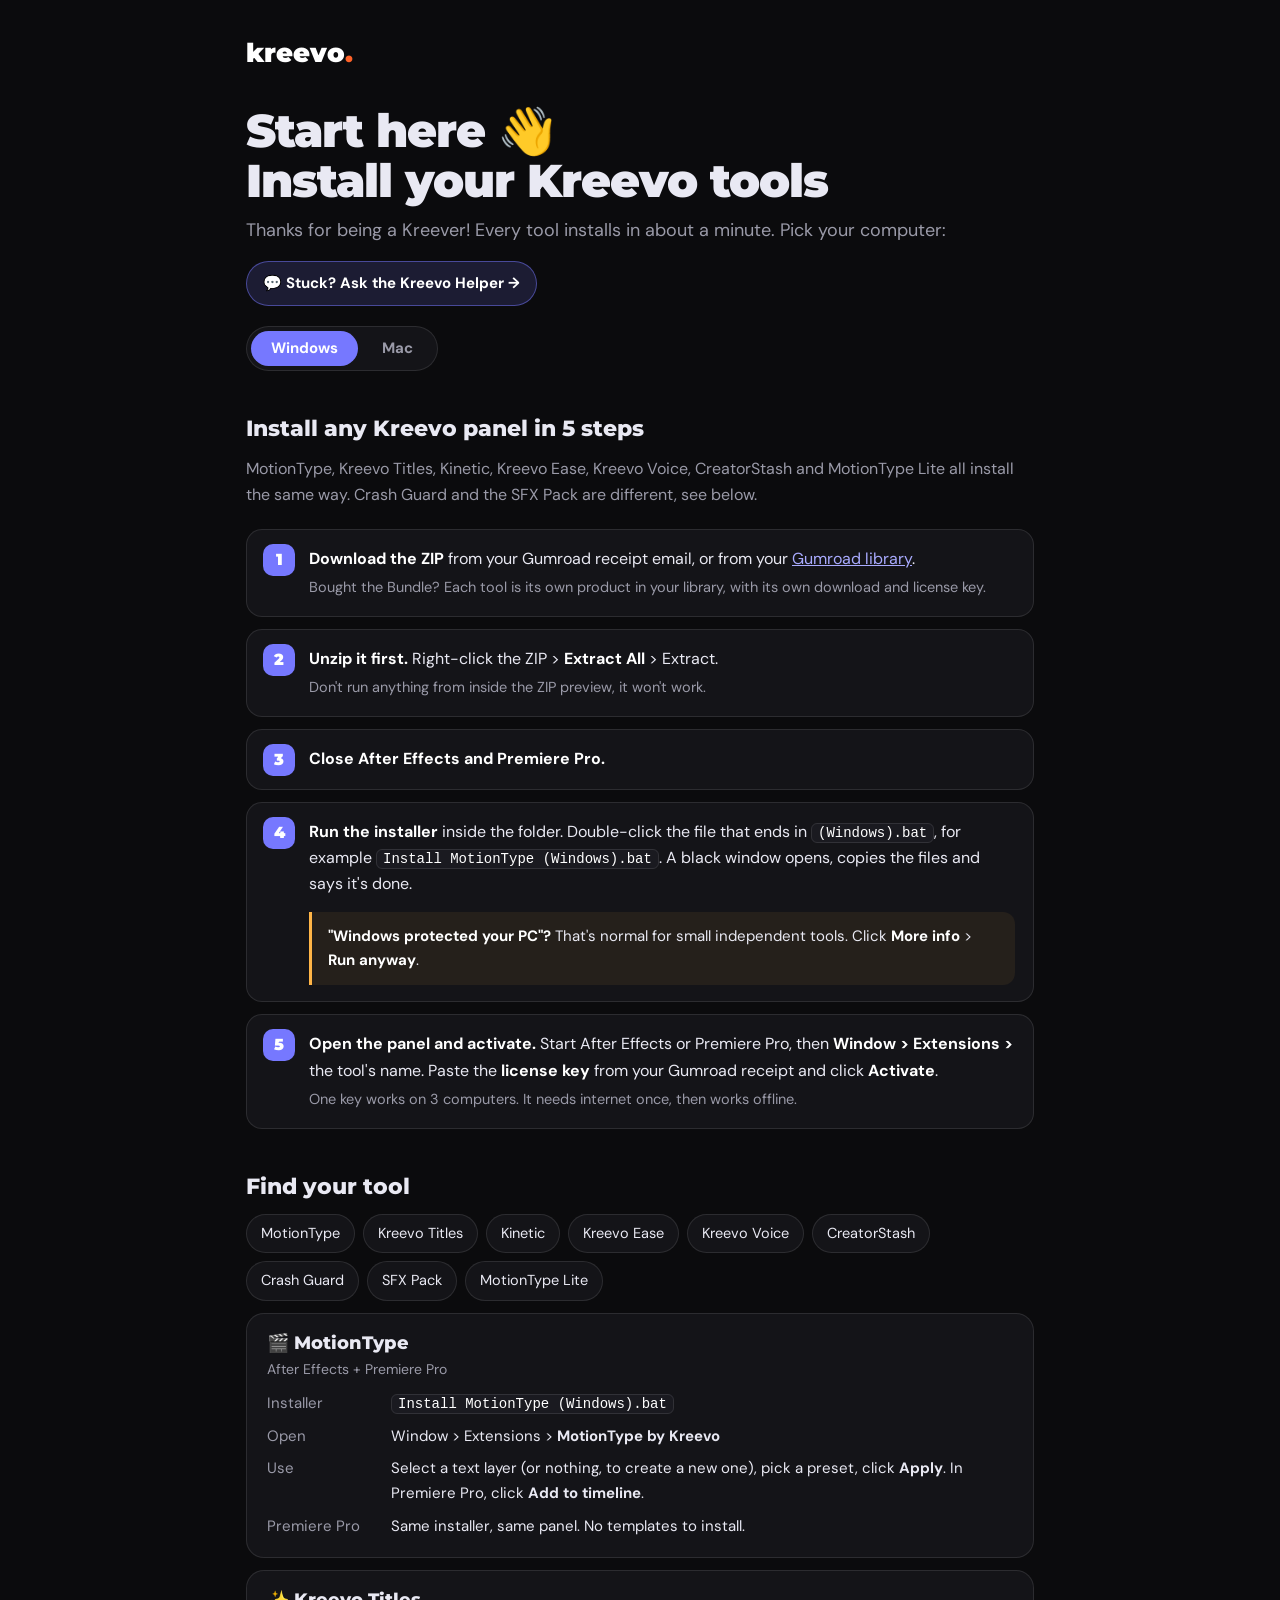
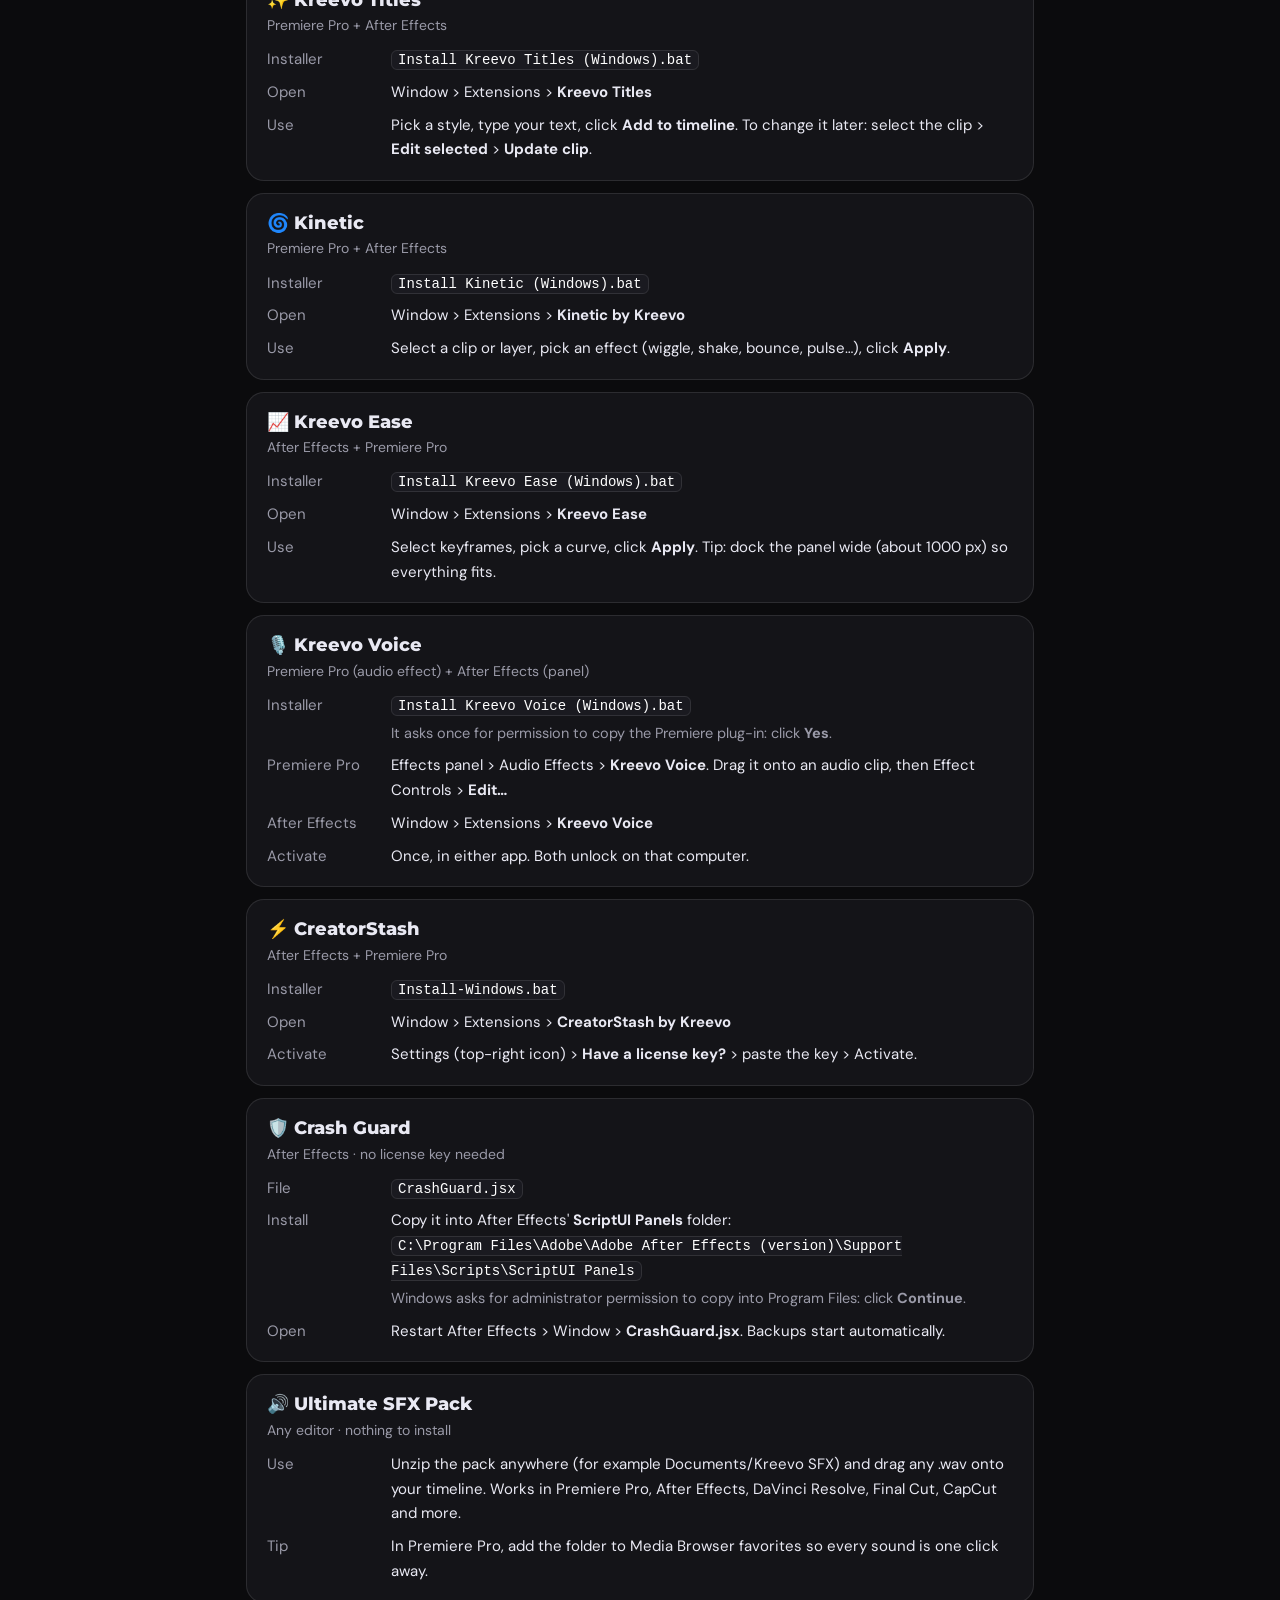
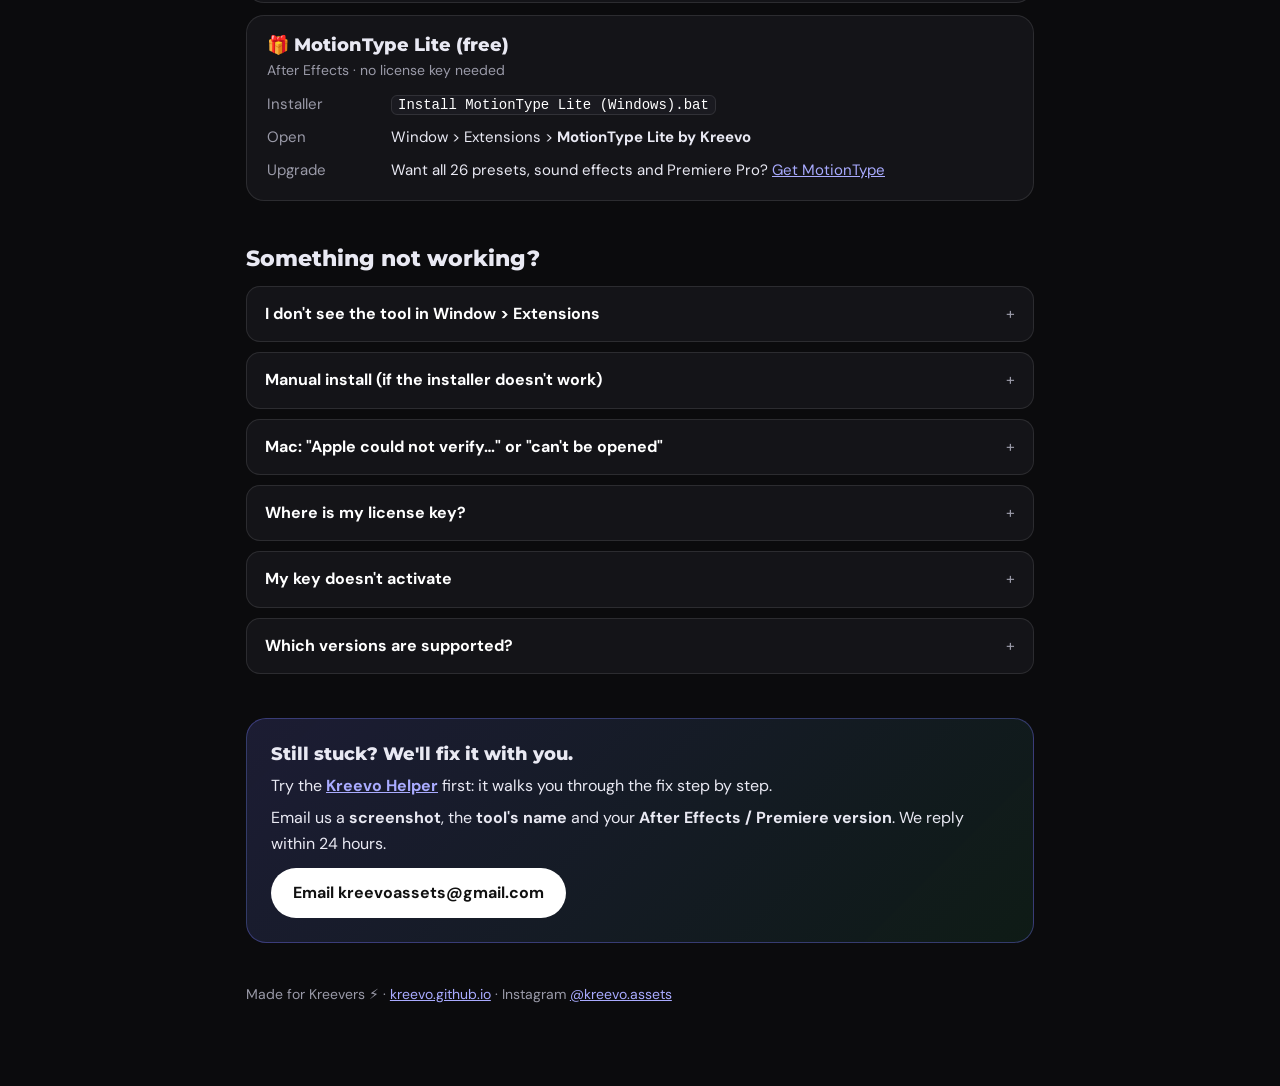
<file: start/index.html>
<!doctype html>
<html lang="en">
<head>
<meta charset="utf-8">
<meta name="viewport" content="width=device-width, initial-scale=1">
<title>Start here: install your Kreevo tools</title>
<meta name="description" content="How to install and activate every Kreevo tool in After Effects and Premiere Pro, on Windows and Mac.">
<link rel="icon" type="image/png" href="../assets/brand/favicon.png">
<link href="https://fonts.googleapis.com/css2?family=Montserrat:wght@700;800;900&family=DM+Sans:wght@400;500;700&display=swap" rel="stylesheet">
<style>
  :root { --bg: #0b0b0d; --card: #141418; --card2: #1a1a20; --ink: #e9e9f3; --mute: #9a9aa8; --line: rgba(255,255,255,.1); --accent: #7678ff; --green: #38d98a; --warn: #ffb547; }
  * { box-sizing: border-box; }
  html { scroll-behavior: smooth; }
  body { margin: 0; background: var(--bg); color: var(--ink); font: 400 16px/1.65 'DM Sans', system-ui, sans-serif; }
  .wrap { max-width: 820px; margin: 0 auto; padding: 40px 16px 80px; }
  a { color: #a9abff; }
  .logo { font: 900 26px/1 Montserrat, sans-serif; color: #fff; text-decoration: none; }
  .logo span { color: #ff6228; }
  h1 { font: 900 clamp(32px, 7vw, 46px)/1.08 Montserrat, sans-serif; letter-spacing: -1px; margin: 36px 0 10px; }
  h2 { font: 800 22px/1.3 Montserrat, sans-serif; margin: 44px 0 12px; }
  h3 { font: 800 18px/1.3 Montserrat, sans-serif; margin: 0; }
  .lead { color: var(--mute); font-size: 18px; margin: 0 0 24px; }
  code, kbd { font: 500 14px/1.4 ui-monospace, SFMono-Regular, Menlo, Consolas, monospace; background: var(--card2); border: 1px solid var(--line); border-radius: 6px; padding: 1px 6px; color: #fff; overflow-wrap: anywhere; }
  .os { display: inline-flex; gap: 4px; padding: 4px; border-radius: 999px; background: var(--card); border: 1px solid var(--line); position: sticky; top: 10px; z-index: 5; }
  .os button { font: 700 15px/1 'DM Sans', sans-serif; color: var(--mute); background: none; border: 0; border-radius: 999px; padding: 10px 20px; cursor: pointer; }
  .os button.on { background: var(--accent); color: #fff; }
  body[data-os="win"] .mac, body[data-os="mac"] .win { display: none !important; }
  .steps { list-style: none; counter-reset: s; padding: 0; margin: 20px 0 0; display: grid; gap: 12px; }
  .steps > li { counter-increment: s; position: relative; padding: 16px 18px 16px 62px; background: var(--card); border: 1px solid var(--line); border-radius: 16px; }
  .steps > li::before { content: counter(s); position: absolute; left: 16px; top: 14px; width: 32px; height: 32px; border-radius: 10px; background: var(--accent); color: #fff; font: 900 16px/32px Montserrat, sans-serif; text-align: center; }
  .steps b { color: #fff; }
  .note { color: var(--mute); font-size: 14.5px; display: block; margin-top: 4px; }
  .warn { border-left: 3px solid var(--warn); background: rgba(255,181,71,.07); padding: 12px 16px; border-radius: 0 12px 12px 0; margin: 14px 0 0; font-size: 15px; }
  .toc { display: flex; flex-wrap: wrap; gap: 8px; margin: 12px 0 0; }
  .toc a { text-decoration: none; color: var(--ink); background: var(--card); border: 1px solid var(--line); border-radius: 999px; padding: 7px 14px; font-size: 14.5px; }
  .toc a:hover { border-color: var(--accent); }
  .prod { background: var(--card); border: 1px solid var(--line); border-radius: 18px; padding: 18px 20px; margin: 12px 0; scroll-margin-top: 70px; }
  .prod .apps { color: var(--mute); font-size: 14px; margin: 2px 0 10px; }
  .prod dl { margin: 0; display: grid; grid-template-columns: 110px 1fr; gap: 8px 14px; font-size: 15px; }
  .prod dt { color: var(--mute); }
  .prod dd { margin: 0; }
  @media (max-width: 520px) { .prod dl { grid-template-columns: 1fr; gap: 2px; } .prod dd { margin-bottom: 8px; } }
  details { background: var(--card); border: 1px solid var(--line); border-radius: 14px; margin: 10px 0; }
  summary { cursor: pointer; padding: 14px 18px; font-weight: 700; color: #fff; list-style: none; }
  summary::-webkit-details-marker { display: none; }
  summary::after { content: "+"; float: right; color: var(--mute); font-weight: 400; }
  details[open] summary::after { content: "–"; }
  details > div { padding: 0 18px 16px; font-size: 15.5px; }
  details ol, details ul { padding-left: 20px; margin: 6px 0; }
  .help { margin-top: 44px; padding: 24px; border-radius: 20px; background: linear-gradient(135deg, rgba(118,120,255,.16), rgba(56,217,138,.08)); border: 1px solid rgba(118,120,255,.35); }
  .ask { display: inline-block; text-decoration: none; color: #fff; background: rgba(118,120,255,.16); border: 1px solid rgba(118,120,255,.5); border-radius: 999px; padding: 9px 16px; font-weight: 700; font-size: 15px; }
  .ask:hover { background: rgba(118,120,255,.28); }
  .btn { display: inline-block; margin-top: 10px; background: #fff; color: #111; text-decoration: none; font-weight: 700; padding: 12px 22px; border-radius: 999px; }
  footer { margin-top: 40px; color: var(--mute); font-size: 14px; }
</style>
</head>
<body data-os="win">
<div class="wrap">
  <a class="logo" href="../">kreevo<span>.</span></a>
  <h1>Start here 👋<br>Install your Kreevo tools</h1>
  <p class="lead">Thanks for being a Kreever! Every tool installs in about a minute. Pick your computer:</p>
  <p style="margin:-8px 0 20px"><a class="ask" href="../help/">💬 Stuck? Ask the Kreevo Helper →</a></p>

  <div class="os" role="tablist">
    <button type="button" data-os="win" class="on">Windows</button>
    <button type="button" data-os="mac">Mac</button>
  </div>

  <h2>Install any Kreevo panel in 5 steps</h2>
  <p style="margin:0;color:var(--mute)">MotionType, Kreevo Titles, Kinetic, Kreevo Ease, Kreevo Voice, CreatorStash and MotionType Lite all install the same way. Crash Guard and the SFX Pack are different, see below.</p>
  <ol class="steps">
    <li><b>Download the ZIP</b> from your Gumroad receipt email, or from your <a href="https://app.gumroad.com/library">Gumroad library</a>.
      <span class="note">Bought the Bundle? Each tool is its own product in your library, with its own download and license key.</span></li>
    <li><b>Unzip it first.</b>
      <span class="win">Right-click the ZIP &gt; <b>Extract All</b> &gt; Extract.</span>
      <span class="mac">Double-click the ZIP. A normal folder appears next to it.</span>
      <span class="note">Don't run anything from inside the ZIP preview, it won't work.</span></li>
    <li><b>Close After Effects and Premiere Pro.</b></li>
    <li><b>Run the installer</b> inside the folder.
      <span class="win">Double-click the file that ends in <code>(Windows).bat</code>, for example <code>Install MotionType (Windows).bat</code>. A black window opens, copies the files and says it's done.</span>
      <span class="mac">Right-click the file that ends in <code>(Mac).command</code>, for example <code>Install MotionType (Mac).command</code>, then <b>Open</b> &gt; <b>Open</b>.</span>
      <div class="warn win"><b>"Windows protected your PC"?</b> That's normal for small independent tools. Click <b>More info</b> &gt; <b>Run anyway</b>.</div>
      <div class="warn mac"><b>"Apple could not verify…"?</b> Don't move it to the Trash. Click <b>Done</b>, open <b>System Settings &gt; Privacy &amp; Security</b>, scroll down and click <b>Open Anyway</b>. <a href="#mac-blocked">Other ways</a></div></li>
    <li><b>Open the panel and activate.</b> Start After Effects or Premiere Pro, then <b>Window &gt; Extensions &gt;</b> the tool's name. Paste the <b>license key</b> from your Gumroad receipt and click <b>Activate</b>.
      <span class="note">One key works on 3 computers. It needs internet once, then works offline.</span></li>
  </ol>

  <h2>Find your tool</h2>
  <div class="toc">
    <a href="#motiontype">MotionType</a><a href="#titles">Kreevo Titles</a><a href="#kinetic">Kinetic</a><a href="#ease">Kreevo Ease</a><a href="#voice">Kreevo Voice</a><a href="#creatorstash">CreatorStash</a><a href="#crashguard">Crash Guard</a><a href="#sfx">SFX Pack</a><a href="#lite">MotionType Lite</a>
  </div>

  <div class="prod" id="motiontype">
    <h3>🎬 MotionType</h3><div class="apps">After Effects + Premiere Pro</div>
    <dl>
      <dt>Installer</dt><dd><code class="win">Install MotionType (Windows).bat</code><code class="mac">Install MotionType (Mac).command</code></dd>
      <dt>Open</dt><dd>Window &gt; Extensions &gt; <b>MotionType by Kreevo</b></dd>
      <dt>Use</dt><dd>Select a text layer (or nothing, to create a new one), pick a preset, click <b>Apply</b>. In Premiere Pro, click <b>Add to timeline</b>.</dd>
      <dt>Premiere Pro</dt><dd>Same installer, same panel. No templates to install.</dd>
    </dl>
  </div>
  <div class="prod" id="titles">
    <h3>✨ Kreevo Titles</h3><div class="apps">Premiere Pro + After Effects</div>
    <dl>
      <dt>Installer</dt><dd><code class="win">Install Kreevo Titles (Windows).bat</code><code class="mac">Install Kreevo Titles (Mac).command</code></dd>
      <dt>Open</dt><dd>Window &gt; Extensions &gt; <b>Kreevo Titles</b></dd>
      <dt>Use</dt><dd>Pick a style, type your text, click <b>Add to timeline</b>. To change it later: select the clip &gt; <b>Edit selected</b> &gt; <b>Update clip</b>.</dd>
    </dl>
  </div>
  <div class="prod" id="kinetic">
    <h3>🌀 Kinetic</h3><div class="apps">Premiere Pro + After Effects</div>
    <dl>
      <dt>Installer</dt><dd><code class="win">Install Kinetic (Windows).bat</code><code class="mac">Install Kinetic (Mac).command</code></dd>
      <dt>Open</dt><dd>Window &gt; Extensions &gt; <b>Kinetic by Kreevo</b></dd>
      <dt>Use</dt><dd>Select a clip or layer, pick an effect (wiggle, shake, bounce, pulse…), click <b>Apply</b>.</dd>
    </dl>
  </div>
  <div class="prod" id="ease">
    <h3>📈 Kreevo Ease</h3><div class="apps">After Effects + Premiere Pro</div>
    <dl>
      <dt>Installer</dt><dd><code class="win">Install Kreevo Ease (Windows).bat</code><code class="mac">Install Kreevo Ease (Mac).command</code></dd>
      <dt>Open</dt><dd>Window &gt; Extensions &gt; <b>Kreevo Ease</b></dd>
      <dt>Use</dt><dd>Select keyframes, pick a curve, click <b>Apply</b>. Tip: dock the panel wide (about 1000 px) so everything fits.</dd>
    </dl>
  </div>
  <div class="prod" id="voice">
    <h3>🎙️ Kreevo Voice</h3><div class="apps">Premiere Pro (audio effect) + After Effects (panel)</div>
    <dl>
      <dt>Installer</dt><dd><code class="win">Install Kreevo Voice (Windows).bat</code><code class="mac">Install Kreevo Voice (Mac).command</code> <span class="note win">It asks once for permission to copy the Premiere plug-in: click <b>Yes</b>.</span></dd>
      <dt>Premiere Pro</dt><dd>Effects panel &gt; Audio Effects &gt; <b>Kreevo Voice</b>. Drag it onto an audio clip, then Effect Controls &gt; <b>Edit…</b></dd>
      <dt>After Effects</dt><dd>Window &gt; Extensions &gt; <b>Kreevo Voice</b></dd>
      <dt>Activate</dt><dd>Once, in either app. Both unlock on that computer.</dd>
    </dl>
  </div>
  <div class="prod" id="creatorstash">
    <h3>⚡ CreatorStash</h3><div class="apps">After Effects + Premiere Pro</div>
    <dl>
      <dt>Installer</dt><dd><code class="win">Install-Windows.bat</code><code class="mac">Install-Mac.command</code></dd>
      <dt>Open</dt><dd>Window &gt; Extensions &gt; <b>CreatorStash by Kreevo</b></dd>
      <dt>Activate</dt><dd>Settings (top-right icon) &gt; <b>Have a license key?</b> &gt; paste the key &gt; Activate.</dd>
    </dl>
  </div>
  <div class="prod" id="crashguard">
    <h3>🛡️ Crash Guard</h3><div class="apps">After Effects · no license key needed</div>
    <dl>
      <dt>File</dt><dd><code>CrashGuard.jsx</code></dd>
      <dt>Install</dt><dd>Copy it into After Effects' <b>ScriptUI Panels</b> folder:<br>
        <code class="win">C:\Program Files\Adobe\Adobe After Effects (version)\Support Files\Scripts\ScriptUI Panels</code>
        <code class="mac">Applications/Adobe After Effects (version)/Scripts/ScriptUI Panels</code>
        <span class="note win">Windows asks for administrator permission to copy into Program Files: click <b>Continue</b>.</span></dd>
      <dt>Open</dt><dd>Restart After Effects &gt; Window &gt; <b>CrashGuard.jsx</b>. Backups start automatically.</dd>
    </dl>
  </div>
  <div class="prod" id="sfx">
    <h3>🔊 Ultimate SFX Pack</h3><div class="apps">Any editor · nothing to install</div>
    <dl>
      <dt>Use</dt><dd>Unzip the pack anywhere (for example Documents/Kreevo SFX) and drag any .wav onto your timeline. Works in Premiere Pro, After Effects, DaVinci Resolve, Final Cut, CapCut and more.</dd>
      <dt>Tip</dt><dd>In Premiere Pro, add the folder to Media Browser favorites so every sound is one click away.</dd>
    </dl>
  </div>
  <div class="prod" id="lite">
    <h3>🎁 MotionType Lite (free)</h3><div class="apps">After Effects · no license key needed</div>
    <dl>
      <dt>Installer</dt><dd><code class="win">Install MotionType Lite (Windows).bat</code><code class="mac">Install MotionType Lite (Mac).command</code></dd>
      <dt>Open</dt><dd>Window &gt; Extensions &gt; <b>MotionType Lite by Kreevo</b></dd>
      <dt>Upgrade</dt><dd>Want all 26 presets, sound effects and Premiere Pro? <a href="https://kreevo.gumroad.com/l/motiontype">Get MotionType</a></dd>
    </dl>
  </div>

  <h2>Something not working?</h2>

  <details id="no-panel"><summary>I don't see the tool in Window &gt; Extensions</summary><div>
    <ol>
      <li>Fully quit After Effects / Premiere Pro and open it again. New panels only appear after a restart.</li>
      <li>Make sure you ran the installer from the <b>unzipped folder</b>, not from inside the ZIP.</li>
      <li>Run the installer once more and wait until the window says it's done.</li>
      <li>Kreevo Voice in Premiere: Preferences &gt; Audio &gt; <b>Audio Plug-In Manager</b> &gt; <b>Scan for Plug-Ins</b>, then restart Premiere.</li>
      <li>Still missing? Do the manual install below.</li>
    </ol>
  </div></details>

  <details id="manual"><summary>Manual install (if the installer doesn't work)</summary><div>
    <ol>
      <li>Copy the tool's folder (for example <code>MotionType</code>) into:<br>
        <code class="win">%APPDATA%\Adobe\CEP\extensions\</code><code class="mac">~/Library/Application Support/Adobe/CEP/extensions/</code>
        <span class="note win">Paste that path into the File Explorer address bar and press Enter. Create the <code>extensions</code> folder if it's missing.</span>
        <span class="note mac">In Finder: Go &gt; Go to Folder, paste the path, press Enter. Create the <code>extensions</code> folder if it's missing.</span></li>
      <li>Allow Adobe to load it. Open
        <span class="win"><b>Command Prompt</b> and paste:<br><code>for %v in (9 10 11 12 13) do reg add "HKCU\Software\Adobe\CSXS.%v" /v PlayerDebugMode /t REG_SZ /d 1 /f</code></span>
        <span class="mac"><b>Terminal</b> and paste:<br><code>for v in 9 10 11 12 13; do defaults write com.adobe.CSXS.$v PlayerDebugMode 1; done; killall cfprefsd</code></span></li>
      <li>Restart After Effects / Premiere Pro.</li>
    </ol>
  </div></details>

  <details id="mac-blocked"><summary>Mac: "Apple could not verify…" or "can't be opened"</summary><div>
    <p style="margin-top:0">This is normal for small tools that aren't sold through the Mac App Store. Don't move the file to the Trash. Use one of these:</p>
    <ul>
      <li><b>macOS 15 or newer:</b> double-click the installer, click <b>Done</b>, then System Settings &gt; Privacy &amp; Security &gt; scroll down &gt; <b>Open Anyway</b>, enter your password, click Open Anyway again.</li>
      <li><b>macOS 14 or older:</b> right-click the installer &gt; <b>Open</b> &gt; <b>Open</b>.</li>
      <li><b>Works everywhere:</b> open Terminal, type <code>bash</code> and a space, drag the installer into the window, press Enter.</li>
    </ul>
  </div></details>

  <details id="key"><summary>Where is my license key?</summary><div>
    <ul>
      <li>In your <b>Gumroad receipt email</b> for that product.</li>
      <li>Or open your <a href="https://app.gumroad.com/library">Gumroad library</a>, click the product: the key is shown above the download.</li>
      <li>Bought the Bundle? Every tool has <b>its own key</b>. Open each tool in your library to see it.</li>
      <li>Crash Guard, the SFX Pack and MotionType Lite don't need a key.</li>
    </ul>
  </div></details>

  <details id="key-error"><summary>My key doesn't activate</summary><div>
    <ul>
      <li>Copy the whole key, without spaces before or after it.</li>
      <li>Use the key of <b>that</b> tool. A MotionType key won't unlock Kinetic.</li>
      <li>You need internet for the first activation.</li>
      <li>One key works on 3 computers. Moving to a new computer? Email us and we'll reset it.</li>
    </ul>
  </div></details>

  <details id="versions"><summary>Which versions are supported?</summary><div>
    <p style="margin:0">After Effects CC 2019 or newer and Premiere Pro 2021 or newer (2026 included), on Windows 10/11 and macOS.</p>
  </div></details>

  <div class="help">
    <h3>Still stuck? We'll fix it with you.</h3>
    <p style="margin:6px 0 0">Try the <a href="../help/"><b>Kreevo Helper</b></a> first: it walks you through the fix step by step.</p>
    <p style="margin:6px 0 0">Email us a <b>screenshot</b>, the <b>tool's name</b> and your <b>After Effects / Premiere version</b>. We reply within 24 hours.</p>
    <a class="btn" href="mailto:kreevoassets@gmail.com?subject=Install%20help">Email kreevoassets@gmail.com</a>
  </div>

  <footer>Made for Kreevers ⚡ · <a href="../">kreevo.github.io</a> · Instagram <a href="https://www.instagram.com/kreevo.assets/">@kreevo.assets</a></footer>
</div>
<script>
(function () {
  function set(os) {
    document.body.setAttribute('data-os', os);
    var b = document.querySelectorAll('.os button');
    for (var i = 0; i < b.length; i++) b[i].classList.toggle('on', b[i].getAttribute('data-os') === os);
    try { localStorage.setItem('kreevo-os', os); } catch (e) {}
  }
  var saved = null; try { saved = localStorage.getItem('kreevo-os'); } catch (e) {}
  var q = (location.search.match(/[?&]os=(win|mac)/) || [])[1];
  set(q || saved || (/Mac|iPhone|iPad/i.test(navigator.platform || navigator.userAgent) ? 'mac' : 'win'));
  var b = document.querySelectorAll('.os button');
  for (var i = 0; i < b.length; i++) b[i].onclick = function () { set(this.getAttribute('data-os')); };
})();
</script>
</body>
</html>
</file>
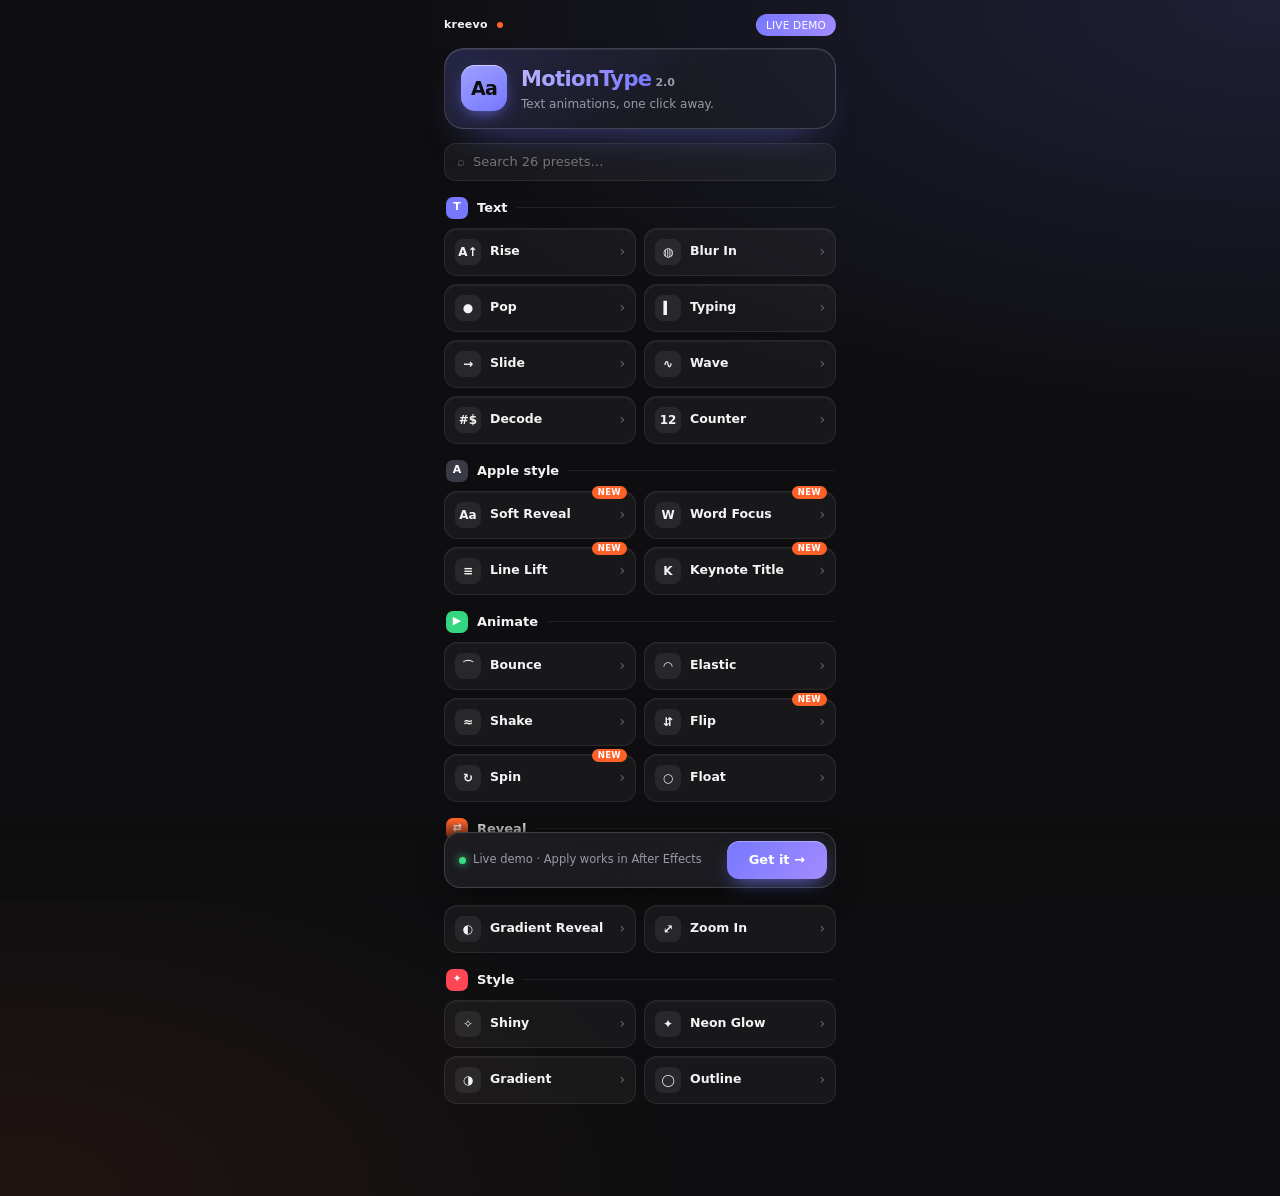
<file: demo/motiontype/index.html>
<!doctype html>
<html lang="en">
<head>
<meta charset="UTF-8">
<meta name="viewport" content="width=device-width, initial-scale=1.0">
<title>MotionType 2.0 · Live demo · Kreevo</title>
<meta name="robots" content="noindex">
<link rel="stylesheet" href="css/style.css">
<style>body.demo .foot .status i{background:#3ddc84}.demo #home .hero p{max-width:none}#bake{display:none!important}</style>
</head>
<body class="demo">
<div class="app">

  <!-- HOME -->
  <section class="view on" id="home">
    <div class="top"><b>kreevo</b><span class="dot"></span><span class="sp"></span><span class="pill pro">LIVE DEMO</span></div>
    <div class="menu" id="menu" hidden></div>
    <div class="hero">
      <div class="logo">Aa</div>
      <div><h1><span>MotionType</span><small>2.0</small></h1><p>Text animations, one click away.</p></div>
    </div>
    <label class="search">⌕ <input id="search" placeholder="Search presets…"></label>
    <div id="cats"></div>
  </section>

  <!-- PRESET -->
  <section class="view" id="preset">
    <div class="head">
      <button class="back" id="back">‹</button>
      <div><h2 id="pName">Rise</h2><p id="pCat">Text Animation</p></div>
    </div>
    <div class="stage"><div class="grid-bg"></div><div class="txt" id="txt"></div><div class="sweep" id="sweepFx"></div><button class="replay" id="replay">↻ Replay</button></div>
    <input class="textin" id="textIn" value="Your text" spellcheck="false" title="Used for the preview, and for a new text layer when nothing is selected">

    <div class="card">
      <div class="row">
        <div class="seg" id="unit"><button data-v="letter">Letter</button><button data-v="word">Word</button><button data-v="line">Line</button></div>
        <div class="seg" id="bounce"><button data-v="1">Bounce</button><button data-v="0">Smooth</button></div>
      </div>
      <div class="row dirrow" id="dirRow"><span class="lbl">Direction</span>
        <div class="seg" id="dir"><button data-v="up" title="From below">↑</button><button data-v="down" title="From above">↓</button><button data-v="left" title="From the right">←</button><button data-v="right" title="From the left">→</button></div></div>
      <div class="sl" id="slAmount"><div class="row"><span>Amount</span><span id="vAmount"></span></div><input type="range" id="amount" min="0" max="300"></div>
      <div class="sl"><div class="row"><span id="lDelay">Delay between letters</span><span id="vDelay"></span></div><input type="range" id="delay" min="0" max="30"></div>
      <div class="sl"><div class="row"><span>Duration</span><span id="vDur"></span></div><input type="range" id="dur" min="1" max="40"></div>
      <div class="sl"><div class="row"><span>Blur</span><span id="vBlur"></span></div><input type="range" id="blur" min="0" max="60"></div>
    </div>

    <div class="card">
      <div class="fx"><div class="ic">✦</div><div class="lb"><b>Glow</b><small id="glowNote">Deep Glow if installed, else AE Glow</small></div><button class="sw" data-fx="glow"></button></div>
      <div class="fx"><div class="ic">⟋</div><div class="lb"><b>Light Sweep</b><small>A shine passes over the text</small></div><button class="sw" data-fx="sweep"></button></div>
      <div class="fx"><div class="ic">♪</div><div class="lb"><b>Sound effect</b><small>Synced to the animation</small></div><select class="sfxsel" id="sfxSel"></select><button class="sw" data-fx="sfx"></button></div>
    </div>

    <div class="card">
      <div class="row"><span class="lbl">Align</span>
        <div class="seg" id="align"><button data-v="left" title="Align left">⇤</button><button data-v="center" title="Center">≡</button><button data-v="right" title="Align right">⇥</button></div></div>
      <div class="row" style="margin-top:10px"><span class="lbl">Anchor point</span>
        <div class="anc" id="anchor"><button data-v="0,0"></button><button data-v="0.5,0"></button><button data-v="1,0"></button><button data-v="0,0.5"></button><button data-v="0.5,0.5"></button><button data-v="1,0.5"></button><button data-v="0,1"></button><button data-v="0.5,1"></button><button data-v="1,1"></button></div></div>
      <small class="note">Leave unselected to keep the layer as it is.</small>
    </div>

    <div class="card">
      <div class="lbl">Text color</div>
      <div class="colors" id="colors"></div>
    </div>

    <button class="ghost" id="bake" style="width:100%">⤓ Bake to keyframes</button>
  </section>
</div>

<div class="foot"><div class="in">
  <div class="status" id="statusBox"><i></i><span id="status">Live demo · Apply works in After Effects</span></div>
  <button class="apply" id="apply">Get it →</button>
</div></div>
<div class="toast" id="toast"></div>

<script src="js/presets.js"></script>
<script src="js/app.js"></script>
</body>
</html>
</file>
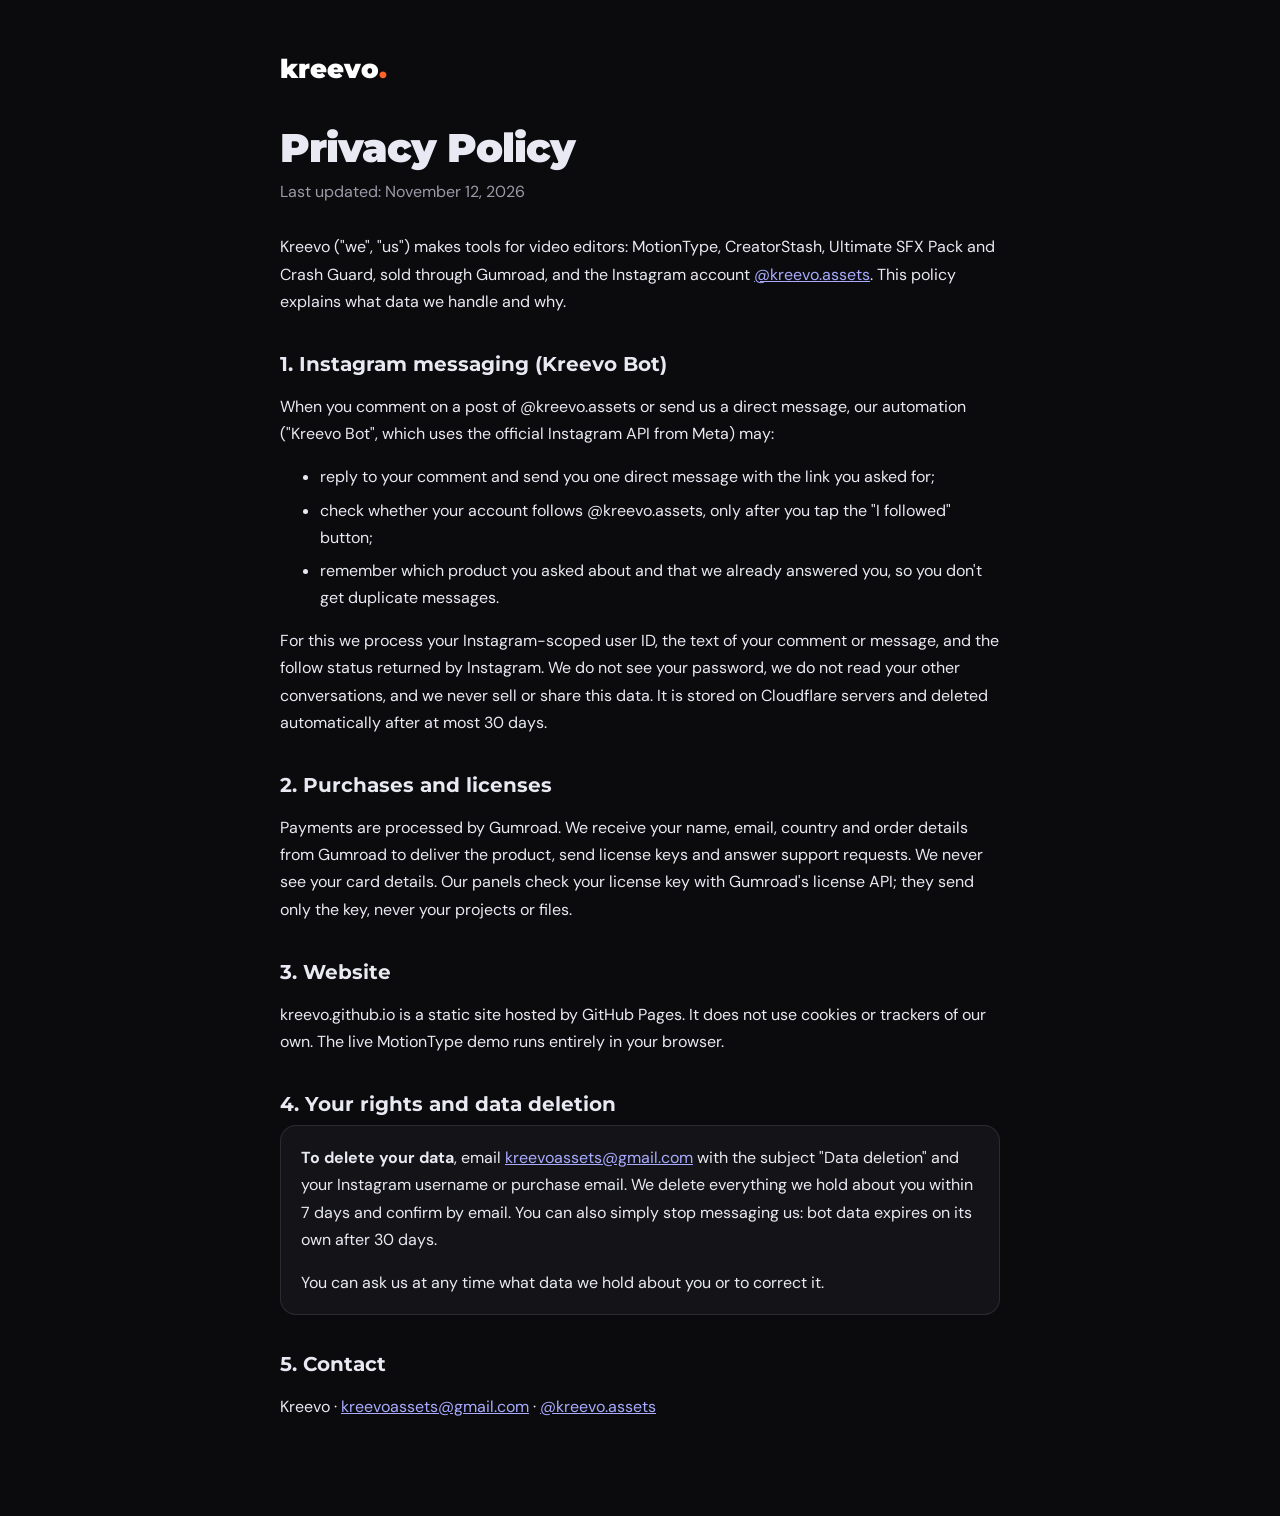
<file: privacy.html>
<!doctype html>
<html lang="en">
<head>
<meta charset="utf-8">
<meta name="viewport" content="width=device-width, initial-scale=1">
<title>Privacy Policy — Kreevo</title>
<link rel="icon" type="image/png" href="assets/brand/favicon.png">
<link href="https://fonts.googleapis.com/css2?family=Montserrat:wght@700;900&family=DM+Sans:wght@400;500&display=swap" rel="stylesheet">
<style>
  :root { --bg: #0b0b0d; --card: #141418; --ink: #e9e9f3; --mute: #9a9aa8; --line: rgba(255,255,255,.1); --accent: #7678ff; }
  * { box-sizing: border-box; }
  body { margin: 0; background: var(--bg); color: var(--ink); font: 400 16px/1.7 'DM Sans', system-ui, sans-serif; }
  .wrap { max-width: 760px; margin: 0 auto; padding: 56px 20px 80px; }
  a { color: #a9abff; }
  .logo { font: 900 26px/1 Montserrat, sans-serif; color: #fff; text-decoration: none; }
  .logo span { color: #ff6228; }
  h1 { font: 900 40px/1.1 Montserrat, sans-serif; letter-spacing: -1px; margin: 40px 0 8px; }
  h2 { font: 700 20px/1.3 Montserrat, sans-serif; margin: 36px 0 8px; }
  .date { color: var(--mute); margin-bottom: 28px; }
  .card { background: var(--card); border: 1px solid var(--line); border-radius: 16px; padding: 18px 20px; }
  li { margin: 6px 0; }
</style>
</head>
<body>
<div class="wrap">
  <a class="logo" href="./">kreevo<span>.</span></a>
  <h1>Privacy Policy</h1>
  <div class="date">Last updated: November 12, 2026</div>

  <p>Kreevo ("we", "us") makes tools for video editors: MotionType, CreatorStash, Ultimate SFX Pack and Crash Guard, sold through Gumroad, and the Instagram account <a href="https://www.instagram.com/kreevo.assets/">@kreevo.assets</a>. This policy explains what data we handle and why.</p>

  <h2>1. Instagram messaging (Kreevo Bot)</h2>
  <p>When you comment on a post of @kreevo.assets or send us a direct message, our automation ("Kreevo Bot", which uses the official Instagram API from Meta) may:</p>
  <ul>
    <li>reply to your comment and send you one direct message with the link you asked for;</li>
    <li>check whether your account follows @kreevo.assets, only after you tap the "I followed" button;</li>
    <li>remember which product you asked about and that we already answered you, so you don't get duplicate messages.</li>
  </ul>
  <p>For this we process your Instagram-scoped user ID, the text of your comment or message, and the follow status returned by Instagram. We do not see your password, we do not read your other conversations, and we never sell or share this data. It is stored on Cloudflare servers and deleted automatically after at most 30 days.</p>

  <h2>2. Purchases and licenses</h2>
  <p>Payments are processed by Gumroad. We receive your name, email, country and order details from Gumroad to deliver the product, send license keys and answer support requests. We never see your card details. Our panels check your license key with Gumroad's license API; they send only the key, never your projects or files.</p>

  <h2>3. Website</h2>
  <p>kreevo.github.io is a static site hosted by GitHub Pages. It does not use cookies or trackers of our own. The live MotionType demo runs entirely in your browser.</p>

  <h2>4. Your rights and data deletion</h2>
  <div class="card" id="data-deletion">
    <p style="margin-top:0"><strong>To delete your data</strong>, email <a href="mailto:kreevoassets@gmail.com?subject=Data%20deletion">kreevoassets@gmail.com</a> with the subject "Data deletion" and your Instagram username or purchase email. We delete everything we hold about you within 7 days and confirm by email. You can also simply stop messaging us: bot data expires on its own after 30 days.</p>
    <p style="margin-bottom:0">You can ask us at any time what data we hold about you or to correct it.</p>
  </div>

  <h2>5. Contact</h2>
  <p>Kreevo · <a href="mailto:kreevoassets@gmail.com">kreevoassets@gmail.com</a> · <a href="https://www.instagram.com/kreevo.assets/">@kreevo.assets</a></p>
</div>
</body>
</html>
</file>
<file: demo/motiontype/css/style.css>
:root {
  --bg: #0e0e10; --bg2: #141418; --card: rgba(255,255,255,.045); --card-hi: rgba(255,255,255,.07);
  --line: rgba(255,255,255,.08); --line-hi: rgba(255,255,255,.16);
  --text: #f4f4f6; --muted: #9a9aa6; --dim: #66666f;
  --accent: #7678ff; --accent2: #a48bff; --orange: #ff6228;
  --glow: 0 0 0 1px rgba(118,120,255,.35), 0 8px 30px -8px rgba(118,120,255,.55);
  --r: 16px; --ease: cubic-bezier(.2,.8,.2,1);
}
* { box-sizing: border-box; margin: 0; padding: 0; }
html, body { background: var(--bg); color: var(--text); font: 13px/1.35 Inter, -apple-system, "Segoe UI", system-ui, sans-serif; -webkit-font-smoothing: antialiased; }
body { min-height: 100vh; background:
  radial-gradient(120% 60% at 100% 0%, rgba(118,120,255,.16), transparent 60%),
  radial-gradient(90% 50% at 0% 100%, rgba(255,98,40,.08), transparent 60%), var(--bg); }
.app { max-width: 420px; margin: 0 auto; padding: 14px 14px 92px; }
button { font: inherit; color: inherit; background: none; border: 0; cursor: pointer; }
.view { display: none; animation: in .35s var(--ease); }
.view.on { display: block; }
@keyframes in { from { opacity: 0; transform: translateY(6px); } }

/* top bar */
.top { display: flex; align-items: center; gap: 8px; margin-bottom: 12px; color: var(--muted); font-size: 11px; letter-spacing: .02em; }
.top b { color: var(--text); font-weight: 600; }
.top .dot { width: 6px; height: 6px; border-radius: 50%; background: var(--orange); display: inline-block; margin-left: 1px; }
.top .sp { flex: 1; }
.pill { padding: 3px 9px; border-radius: 99px; border: 1px solid var(--line); background: var(--card); font-size: 10.5px; color: var(--muted); }
.pill.pro { color: #fff; border-color: transparent; background: linear-gradient(135deg, var(--accent), var(--accent2)); }

/* hero */
.hero { position: relative; overflow: hidden; display: flex; align-items: center; gap: 14px; padding: 16px; border-radius: 20px;
  background: linear-gradient(135deg, rgba(118,120,255,.22), rgba(255,255,255,.03) 60%); border: 1px solid var(--line-hi);
  box-shadow: inset 0 1px 0 rgba(255,255,255,.08), 0 20px 40px -24px rgba(118,120,255,.6); margin-bottom: 14px; }
.hero::after { content: ""; position: absolute; inset: 0; background: linear-gradient(105deg, transparent 35%, rgba(255,255,255,.10) 50%, transparent 65%); transform: translateX(-100%); animation: sweep 4.5s 1s infinite; }
@keyframes sweep { 60%,100% { transform: translateX(100%); } }
.logo { width: 46px; height: 46px; border-radius: 14px; display: grid; place-items: center; font-weight: 900; font-size: 19px; letter-spacing: -.04em; color: #0e0e10;
  background: linear-gradient(145deg, #9ea0ff, var(--accent)); box-shadow: 0 6px 18px -6px rgba(118,120,255,.9), inset 0 1px 0 rgba(255,255,255,.5); }
.hero h1 { font-size: 21px; font-weight: 800; letter-spacing: -.03em; }
.hero h1 span { background: linear-gradient(90deg, #b9b2ff, var(--accent)); -webkit-background-clip: text; color: transparent; }
.hero h1 small { font-size: 11px; font-weight: 600; color: var(--muted); margin-left: 4px; letter-spacing: 0; -webkit-text-fill-color: var(--muted); }
.hero p { color: var(--muted); font-size: 12px; margin-top: 2px; }

/* search */
.search { display: flex; align-items: center; gap: 8px; padding: 0 12px; height: 38px; border-radius: 12px; background: var(--card); border: 1px solid var(--line); margin-bottom: 16px; color: var(--dim); }
.search input { flex: 1; background: none; border: 0; outline: 0; color: var(--text); font: inherit; }

/* sections */
.sec { display: flex; align-items: center; gap: 9px; margin: 16px 2px 9px; font-weight: 700; font-size: 13px; }
.sec i { width: 22px; height: 22px; border-radius: 7px; display: grid; place-items: center; font-style: normal; font-size: 11px; color: #fff; }
.sec::after { content: ""; flex: 1; height: 1px; background: var(--line); }
.grid { display: grid; grid-template-columns: 1fr 1fr; gap: 8px; }
.tile { position: relative; display: flex; align-items: center; gap: 9px; padding: 10px 10px; border-radius: 13px; background: var(--card); border: 1px solid var(--line);
  box-shadow: inset 0 1px 0 rgba(255,255,255,.05); transition: .2s var(--ease); text-align: left; }
.tile:hover { background: var(--card-hi); border-color: var(--line-hi); transform: translateY(-1px); }
.tile .ic { width: 26px; height: 26px; border-radius: 8px; display: grid; place-items: center; background: rgba(255,255,255,.07); font-size: 12px; font-weight: 800; flex: none; }
.tile .nm { flex: 1; font-weight: 600; font-size: 12.5px; white-space: nowrap; overflow: hidden; text-overflow: ellipsis; }
.tile .ch { color: var(--dim); font-size: 14px; }
.tile .tag { position: absolute; top: -6px; right: 8px; font-size: 8.5px; font-weight: 800; padding: 1px 6px; border-radius: 99px; background: var(--orange); color: #fff; letter-spacing: .04em; }
.tile.sel { border-color: rgba(118,120,255,.6); box-shadow: var(--glow); }

/* preset view */
.head { display: flex; align-items: center; gap: 10px; margin-bottom: 12px; }
.back { width: 32px; height: 32px; border-radius: 50%; display: grid; place-items: center; background: var(--card); border: 1px solid var(--line); font-size: 15px; }
.head h2 { font-size: 16px; font-weight: 800; letter-spacing: -.02em; }
.head p { font-size: 11px; color: var(--muted); }
.stage { position: relative; height: 150px; border-radius: 20px; overflow: hidden; display: grid; place-items: center; margin-bottom: 8px;
  background: radial-gradient(80% 90% at 50% 30%, #23232b, #121216); border: 1px solid var(--line-hi); box-shadow: inset 0 1px 0 rgba(255,255,255,.06); }
.stage .grid-bg { position: absolute; inset: 0; background-image: linear-gradient(rgba(255,255,255,.035) 1px, transparent 1px), linear-gradient(90deg, rgba(255,255,255,.035) 1px, transparent 1px); background-size: 22px 22px; }
.stage .txt { position: relative; font-size: 34px; font-weight: 800; letter-spacing: -.03em; white-space: pre; }
.stage .txt span { display: inline-block; will-change: transform, opacity, filter; }
.stage .sweep { position: absolute; inset: 0; pointer-events: none; background: linear-gradient(100deg, transparent 40%, rgba(255,255,255,.55) 50%, transparent 60%); mix-blend-mode: overlay; transform: translateX(-120%); }
.stage .replay { position: absolute; right: 10px; bottom: 10px; font-size: 10.5px; color: var(--muted); padding: 4px 9px; border-radius: 99px; background: rgba(0,0,0,.35); border: 1px solid var(--line); }
.textin { width: 100%; height: 36px; border-radius: 11px; padding: 0 12px; background: var(--card); border: 1px solid var(--line); color: var(--text); font: inherit; outline: 0; margin-bottom: 10px; }
.textin:focus { border-color: rgba(118,120,255,.6); }
.card { padding: 12px; border-radius: var(--r); background: var(--card); border: 1px solid var(--line); box-shadow: inset 0 1px 0 rgba(255,255,255,.05); margin-bottom: 10px; }
.row { display: flex; align-items: center; justify-content: space-between; gap: 8px; }
.seg { display: inline-flex; padding: 3px; border-radius: 10px; background: rgba(0,0,0,.35); border: 1px solid var(--line); }
.seg button { padding: 5px 11px; border-radius: 8px; font-size: 11.5px; font-weight: 600; color: var(--muted); transition: .2s var(--ease); }
.seg button.on { background: linear-gradient(135deg, var(--accent), #8f86ff); color: #fff; box-shadow: 0 4px 12px -4px rgba(118,120,255,.8); }
.sl { margin-top: 12px; }
.sl .row { font-size: 11.5px; color: #c9c9d2; font-weight: 600; margin-bottom: 7px; }
.sl .row span:last-child { color: var(--text); font-variant-numeric: tabular-nums; }
input[type=range] { -webkit-appearance: none; appearance: none; width: 100%; height: 4px; border-radius: 4px; outline: 0;
  background: linear-gradient(90deg, var(--accent) var(--p, 30%), rgba(255,255,255,.1) var(--p, 30%)); }
input[type=range]::-webkit-slider-thumb { -webkit-appearance: none; width: 16px; height: 16px; border-radius: 50%; background: #fff; box-shadow: 0 0 0 4px rgba(118,120,255,.25), 0 2px 6px rgba(0,0,0,.5); cursor: pointer; }
.fx { display: flex; align-items: center; gap: 10px; padding: 10px 0; border-top: 1px solid var(--line); }
.fx:first-of-type { border-top: 0; padding-top: 0; }
.fx .ic { width: 28px; height: 28px; border-radius: 9px; display: grid; place-items: center; background: rgba(255,255,255,.06); font-size: 13px; }
.fx .lb { flex: 1; }
.fx .lb b { display: block; font-size: 12.5px; font-weight: 650; }
.fx .lb small { color: var(--dim); font-size: 10.5px; }
.sw { position: relative; width: 36px; height: 21px; border-radius: 99px; background: rgba(255,255,255,.12); transition: .25s var(--ease); flex: none; }
.sw::after { content: ""; position: absolute; left: 3px; top: 3px; width: 15px; height: 15px; border-radius: 50%; background: #fff; transition: .25s var(--ease); box-shadow: 0 1px 3px rgba(0,0,0,.4); }
.sw.on { background: linear-gradient(135deg, var(--accent), var(--accent2)); }
.sw.on::after { transform: translateX(15px); }
.mini { font-size: 11px; padding: 4px 8px; border-radius: 8px; background: rgba(0,0,0,.35); border: 1px solid var(--line); color: #c9c9d2; }
.colors { display: flex; gap: 8px; flex-wrap: wrap; margin-top: 10px; }
.colors button { width: 26px; height: 26px; border-radius: 50%; border: 2px solid transparent; box-shadow: inset 0 0 0 1px rgba(255,255,255,.15); transition: .2s var(--ease); }
.colors button.on { border-color: #fff; transform: scale(1.08); }
.lbl { font-size: 11px; font-weight: 700; color: var(--muted); text-transform: uppercase; letter-spacing: .08em; }

/* footer */
.foot { position: fixed; left: 0; right: 0; bottom: 0; padding: 12px 14px; background: linear-gradient(transparent, rgba(14,14,16,.92) 30%); }
.foot .in { max-width: 392px; margin: 0 auto; display: flex; align-items: center; gap: 10px; padding: 8px 8px 8px 14px; border-radius: 16px;
  background: rgba(30,30,36,.85); border: 1px solid var(--line-hi); backdrop-filter: blur(14px); box-shadow: 0 10px 30px -10px rgba(0,0,0,.7); }
.status { flex: 1; display: flex; align-items: center; gap: 7px; font-size: 11.5px; color: var(--muted); }
.status i { width: 7px; height: 7px; border-radius: 50%; background: #3ddc84; box-shadow: 0 0 8px #3ddc84; }
.apply { padding: 10px 22px; border-radius: 12px; font-weight: 750; color: #fff; background: linear-gradient(135deg, var(--accent), var(--accent2)); box-shadow: 0 8px 20px -8px rgba(118,120,255,.9), inset 0 1px 0 rgba(255,255,255,.3); transition: .2s var(--ease); }
.apply:hover { transform: translateY(-1px); filter: brightness(1.08); }
.apply:active { transform: scale(.97); }

/* license lock */
.lock { min-height: calc(100vh - 28px); display: flex; flex-direction: column; justify-content: center; gap: 14px; text-align: center; }
.lock .logo { width: 64px; height: 64px; border-radius: 20px; font-size: 26px; margin: 0 auto 4px; }
.lock h1 { font-size: 22px; font-weight: 800; letter-spacing: -.03em; }
.lock p { color: var(--muted); font-size: 12.5px; }
.lock .key { height: 44px; border-radius: 13px; padding: 0 14px; background: var(--card); border: 1px solid var(--line-hi); color: var(--text); font: 600 13px/1 ui-monospace, Menlo, Consolas, monospace; letter-spacing: .04em; outline: 0; text-align: center; }
.lock .key:focus { border-color: rgba(118,120,255,.7); box-shadow: var(--glow); }
.lock .apply { width: 100%; padding: 13px; font-size: 14px; }
.lock .msg { font-size: 11.5px; min-height: 16px; color: var(--muted); }
.lock .msg.err { color: #ff6b78; } .lock .msg.ok { color: #3ddc84; }
.lock .links { display: flex; justify-content: center; gap: 16px; font-size: 11.5px; }
.lock .links a { color: #b9b2ff; text-decoration: none; }
.lock .hint { font-size: 10.5px; color: var(--dim); line-height: 1.5; }
body.locked .foot { display: none; }

/* panel extras */
.sfxsel { appearance: none; -webkit-appearance: none; font: inherit; font-size: 11px; padding: 4px 22px 4px 8px; border-radius: 8px; background: rgba(0,0,0,.35) url("data:image/svg+xml,%3Csvg xmlns='http://www.w3.org/2000/svg' width='8' height='5'%3E%3Cpath d='M0 0l4 5 4-5z' fill='%239a9aa6'/%3E%3C/svg%3E") no-repeat right 8px center; border: 1px solid var(--line); color: #c9c9d2; outline: 0; }
.sfxsel option { background: #1b1b20; }
.ghost { padding: 10px 12px; border-radius: 12px; font-weight: 650; font-size: 12px; color: #c9c9d2; background: var(--card); border: 1px solid var(--line); }
.ghost:hover { border-color: var(--line-hi); color: #fff; }
.status.warn i { background: #ffb020; box-shadow: 0 0 8px #ffb020; }
.status.off i { background: #66666f; box-shadow: none; }
.toast { position: fixed; left: 50%; bottom: 84px; transform: translate(-50%, 20px); opacity: 0; pointer-events: none; max-width: 340px; padding: 9px 14px; border-radius: 12px; font-size: 12px;
  background: rgba(30,30,36,.96); border: 1px solid var(--line-hi); box-shadow: 0 10px 30px -10px rgba(0,0,0,.8); transition: .25s var(--ease); z-index: 9; }
.toast.on { opacity: 1; transform: translate(-50%, 0); pointer-events: auto; }
.toast.err { border-color: rgba(255,90,110,.5); color: #ffb3bc; }
.menu { position: absolute; right: 14px; top: 40px; z-index: 5; width: 230px; padding: 6px; border-radius: 14px; background: #1b1b21; border: 1px solid var(--line-hi); box-shadow: 0 16px 40px -10px rgba(0,0,0,.8); }
.menu a, .menu button { display: block; width: 100%; text-align: left; padding: 9px 10px; border-radius: 9px; font-size: 12px; color: #d6d6de; text-decoration: none; }
.menu a:hover, .menu button:hover { background: var(--card-hi); }
.menu small { display: block; padding: 6px 10px 4px; color: var(--dim); font-size: 10.5px; }
.empty { text-align: center; color: var(--dim); padding: 30px 0; }
.dirrow { margin-top: 12px; }
.anc { display: grid; grid-template-columns: repeat(3, 18px); gap: 5px; padding: 6px; border-radius: 10px; background: rgba(0,0,0,.35); border: 1px solid var(--line); }
.anc button { width: 18px; height: 18px; border-radius: 5px; background: rgba(255,255,255,.08); border: 1px solid transparent; transition: .2s var(--ease); }
.anc button:hover { background: rgba(255,255,255,.18); }
.anc button.on { background: linear-gradient(135deg, var(--accent), var(--accent2)); box-shadow: 0 0 10px rgba(118,120,255,.7); }
.note { display: block; margin-top: 10px; color: var(--dim); font-size: 10.5px; }
.colors button.keep { background: repeating-linear-gradient(135deg, #2a2a31 0 4px, #1c1c22 4px 8px) !important; position: relative; }
.colors button.keep::after { content: "Keep"; position: absolute; inset: 0; display: grid; place-items: center; font-size: 7.5px; font-weight: 700; color: #c9c9d2; }
</file>
